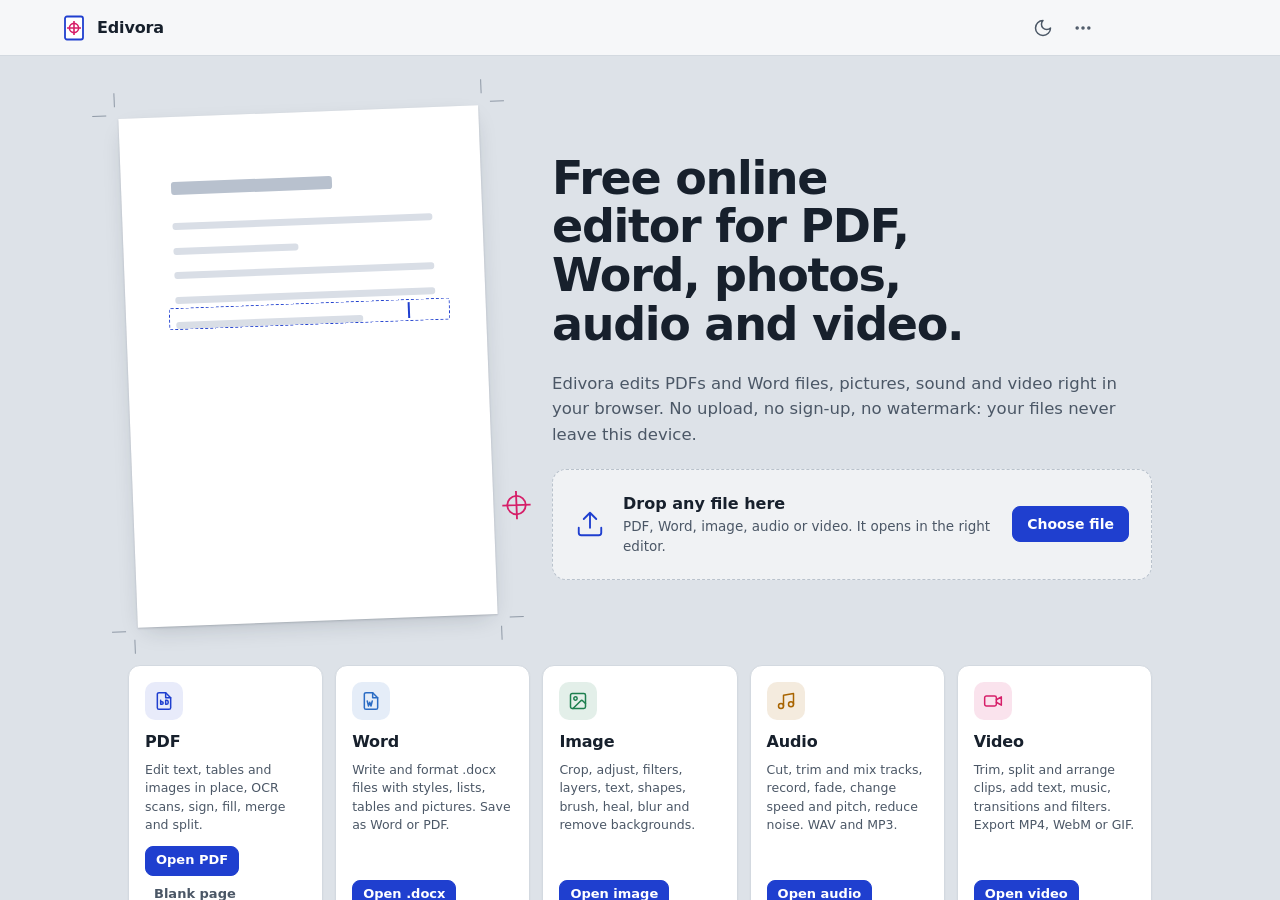
<file: index.html>
<!doctype html>
<html lang="en">
<head>
<meta charset="utf-8">
<meta name="viewport" content="width=device-width, initial-scale=1, viewport-fit=cover, interactive-widget=resizes-content">
<title>Edivora – Free Online PDF, Word, Image, Audio &amp; Video Editor (No Upload)</title>
<meta name="description" content="Edivora is a free online editor for PDF, Word, images, audio and video that runs in your browser. Edit PDF text, convert PDF to Word, OCR scans, edit photos, cut MP3s and edit videos – no upload, no sign-up, no watermark. Open source.">
<meta name="keywords" content="edit pdf online, pdf editor, pdf to word, edit word online, docx editor, ocr scanned pdf, online photo editor, remove background, audio editor, mp3 cutter, online video editor, video to gif, free, no upload, open source, Edivora">
<meta name="author" content="Edivora">
<meta name="application-name" content="Edivora">
<meta name="robots" content="index, follow, max-image-preview:large">
<link rel="canonical" href="https://YOUR-USERNAME.github.io/edivora/">
<meta name="color-scheme" content="light dark">
<meta name="theme-color" content="#f3f5f8" media="(prefers-color-scheme: light)">
<meta name="theme-color" content="#151a21" media="(prefers-color-scheme: dark)">
<!-- Search Console: paste your verification tag here, e.g. <meta name="google-site-verification" content="..."> -->
<meta property="og:type" content="website">
<meta property="og:site_name" content="Edivora">
<meta property="og:title" content="Edivora – Free Online PDF, Word, Image, Audio &amp; Video Editor">
<meta property="og:description" content="Edit PDFs, Word files, photos, audio and video right in your browser. Free, private (nothing is uploaded), no watermark, open source.">
<meta property="og:url" content="https://YOUR-USERNAME.github.io/edivora/">
<meta property="og:image" content="https://YOUR-USERNAME.github.io/edivora/assets/og-image.png">
<meta property="og:image:width" content="1200">
<meta property="og:image:height" content="630">
<meta property="og:image:alt" content="Edivora – edit PDF, Word, image, audio and video in your browser">
<meta name="twitter:card" content="summary_large_image">
<meta name="twitter:title" content="Edivora – Free Online PDF, Word, Image, Audio &amp; Video Editor">
<meta name="twitter:description" content="Edit PDFs, Word files, photos, audio and video in your browser. Free, private, no watermark, open source.">
<meta name="twitter:image" content="https://YOUR-USERNAME.github.io/edivora/assets/og-image.png">
<link rel="icon" href="assets/favicon.svg" type="image/svg+xml">
<link rel="icon" href="assets/favicon-32.png" sizes="32x32" type="image/png">
<link rel="apple-touch-icon" href="assets/apple-touch-icon.png">
<link rel="manifest" href="manifest.webmanifest">
<script type="application/ld+json">
{
  "@context": "https://schema.org",
  "@graph": [
    {
      "@type": "WebSite",
      "@id": "https://YOUR-USERNAME.github.io/edivora/#website",
      "name": "Edivora",
      "alternateName": ["Edivora editor", "Edivora online editor"],
      "url": "https://YOUR-USERNAME.github.io/edivora/",
      "description": "Free online PDF, Word, image, audio and video editor that runs in the browser."
    },
    {
      "@type": "WebApplication",
      "@id": "https://YOUR-USERNAME.github.io/edivora/#app",
      "name": "Edivora",
      "url": "https://YOUR-USERNAME.github.io/edivora/",
      "applicationCategory": "MultimediaApplication",
      "operatingSystem": "Any (runs in a web browser)",
      "browserRequirements": "Requires a modern browser such as Chrome, Edge, Firefox or Safari",
      "isAccessibleForFree": true,
      "offers": { "@type": "Offer", "price": "0", "priceCurrency": "USD" },
      "image": "https://YOUR-USERNAME.github.io/edivora/assets/og-image.png",
      "screenshot": "https://YOUR-USERNAME.github.io/edivora/assets/og-image.png",
      "featureList": [
        "Edit existing PDF text, images and tables",
        "Convert PDF to Word (DOCX) and Word to PDF",
        "Make scanned PDFs editable with OCR",
        "Sign, merge, split and number PDF pages",
        "Edit Word .docx documents",
        "Photo editor with layers, filters, crop, text and background removal",
        "Audio editor: cut, trim, mix, record, noise reduction, MP3 and WAV export",
        "Video editor: trim, split, text, music, transitions, MP4, WebM and GIF export"
      ],
      "sameAs": ["https://github.com/YOUR-USERNAME/edivora"]
    },
    {
      "@type": "SoftwareSourceCode",
      "name": "Edivora source code",
      "codeRepository": "https://github.com/YOUR-USERNAME/edivora",
      "programmingLanguage": ["JavaScript", "HTML", "CSS"],
      "targetProduct": { "@id": "https://YOUR-USERNAME.github.io/edivora/#app" }
    }
  ]
}
</script>
<script>
  // apply saved theme before first paint
  try { var t = JSON.parse(localStorage.getItem('pw.theme')); if (t === 'light' || t === 'dark') document.documentElement.setAttribute('data-theme', t); } catch (e) {}
</script>
<script type="application/ld+json">{"@context": "https://schema.org", "@type": "FAQPage", "mainEntity": [{"@type": "Question", "name": "Is Edivora free?", "acceptedAnswer": {"@type": "Answer", "text": "Yes. Every editor is free to use with no sign-up, no watermark and no limits on the number of files. The source code is open on GitHub."}}, {"@type": "Question", "name": "Are my files uploaded to a server?", "acceptedAnswer": {"@type": "Answer", "text": "No. Edivora runs entirely in your browser. PDFs, Word files, photos, audio and video are opened, edited and saved on your own device, so they stay private."}}, {"@type": "Question", "name": "Can I edit the existing text in a PDF?", "acceptedAnswer": {"@type": "Answer", "text": "Yes. Click any paragraph to change it in a matching font and size; text below moves down like in a word processor. Tables, images and form fields can be edited too, and scanned PDFs can be made editable with OCR."}}, {"@type": "Question", "name": "Can I convert PDF to Word?", "acceptedAnswer": {"@type": "Answer", "text": "Yes. Download any PDF as an editable Word (.docx) file, or open it in the Word editor first. Word documents can also be saved as PDF."}}, {"@type": "Question", "name": "Which video formats can I export?", "acceptedAnswer": {"@type": "Answer", "text": "MP4 (H.264) or WebM video, animated GIF, MP3 or WAV sound, and single frames as PNG. Fast export uses the browser's built-in encoder in Chrome and Edge."}}, {"@type": "Question", "name": "Does it work on phones?", "acceptedAnswer": {"@type": "Answer", "text": "Yes. Every editor works on phones and tablets, with touch gestures, a mobile layout and pinch to zoom."}}]}</script>
<link rel="stylesheet" href="css/app.css">
<style id="dm-css"></style>
</head>
<body data-tool="edit">
<noscript><p style="padding:24px;font:16px system-ui">Edivora is a free online PDF, Word, image, audio and video editor. It needs JavaScript to run in your browser.</p></noscript>

<svg width="0" height="0" style="position:absolute" aria-hidden="true">
  <defs>
    <symbol id="i-open" viewBox="0 0 24 24"><path d="M6 14l1.45-2.9A2 2 0 0 1 9.24 10H20a2 2 0 0 1 1.94 2.5l-1.55 6a2 2 0 0 1-1.94 1.5H4a2 2 0 0 1-2-2V5c0-1.1.9-2 2-2h3.93a2 2 0 0 1 1.66.9l.82 1.2a2 2 0 0 0 1.66.9H18a2 2 0 0 1 2 2v2"/></symbol>
    <symbol id="i-download" viewBox="0 0 24 24"><path d="M21 15v4a2 2 0 0 1-2 2H5a2 2 0 0 1-2-2v-4M7 10l5 5 5-5M12 15V3"/></symbol>
    <symbol id="i-upload" viewBox="0 0 24 24"><path d="M21 15v4a2 2 0 0 1-2 2H5a2 2 0 0 1-2-2v-4M17 8l-5-5-5 5M12 3v12"/></symbol>
    <symbol id="i-undo" viewBox="0 0 24 24"><path d="M3 7v6h6M21 17a9 9 0 0 0-9-9 9 9 0 0 0-6 2.3L3 13"/></symbol>
    <symbol id="i-redo" viewBox="0 0 24 24"><path d="M21 7v6h-6M3 17a9 9 0 0 1 9-9 9 9 0 0 1 6 2.3l3 2.7"/></symbol>
    <symbol id="i-minus" viewBox="0 0 24 24"><path d="M5 12h14"/></symbol>
    <symbol id="i-plus" viewBox="0 0 24 24"><path d="M12 5v14M5 12h14"/></symbol>
    <symbol id="i-search" viewBox="0 0 24 24"><circle cx="11" cy="11" r="7"/><path d="M21 21l-4.3-4.3"/></symbol>
    <symbol id="i-sun" viewBox="0 0 24 24"><circle cx="12" cy="12" r="4"/><path d="M12 2v2M12 20v2M4.93 4.93l1.41 1.41M17.66 17.66l1.41 1.41M2 12h2M20 12h2M6.34 17.66l-1.41 1.41M19.07 4.93l-1.41 1.41"/></symbol>
    <symbol id="i-moon" viewBox="0 0 24 24"><path d="M12 3a6 6 0 0 0 9 9 9 9 0 1 1-9-9Z"/></symbol>
    <symbol id="i-more" viewBox="0 0 24 24"><circle cx="5" cy="12" r="1.2"/><circle cx="12" cy="12" r="1.2"/><circle cx="19" cy="12" r="1.2"/></symbol>
    <symbol id="i-pages" viewBox="0 0 24 24"><rect x="8" y="2" width="12" height="16" rx="2"/><path d="M16 22H6a2 2 0 0 1-2-2V8"/></symbol>
    <symbol id="i-edit" viewBox="0 0 24 24"><path d="M4 4l7.07 17 2.51-7.39L21 11.07z"/></symbol>
    <symbol id="i-text" viewBox="0 0 24 24"><path d="M4 7V4h16v3M9 20h6M12 4v16"/></symbol>
    <symbol id="i-image" viewBox="0 0 24 24"><rect x="3" y="3" width="18" height="18" rx="2"/><circle cx="9" cy="9" r="2"/><path d="M21 15l-3.1-3.1a2 2 0 0 0-2.8 0L6 21"/></symbol>
    <symbol id="i-sign" viewBox="0 0 24 24"><path d="M3 17c3-2.6 4.7-8.6 2.7-8.6S3.5 14.6 7.8 16.4s5.6-4.3 6.9-4.3 1.1 3 3 3 3.3-1.2 3.3-1.2M3 21h18"/></symbol>
    <symbol id="i-pen" viewBox="0 0 24 24"><path d="M12 20h9M16.5 3.5a2.12 2.12 0 0 1 3 3L7 19l-4 1 1-4L16.5 3.5z"/></symbol>
    <symbol id="i-marker" viewBox="0 0 24 24"><path d="M9 11l-6 6v3h9l3-3M22 12l-4.6 4.6a2 2 0 0 1-2.8 0l-5.2-5.2a2 2 0 0 1 0-2.8L14 4"/></symbol>
    <symbol id="i-rect" viewBox="0 0 24 24"><rect x="3.5" y="5" width="17" height="14" rx="1.5"/></symbol>
    <symbol id="i-ellipse" viewBox="0 0 24 24"><ellipse cx="12" cy="12" rx="9" ry="7.5"/></symbol>
    <symbol id="i-line" viewBox="0 0 24 24"><path d="M5 19L19 5"/></symbol>
    <symbol id="i-arrow" viewBox="0 0 24 24"><path d="M5 19L19 5M9 5h10v10"/></symbol>
    <symbol id="i-check" viewBox="0 0 24 24"><path d="M20 6L9 17l-5-5"/></symbol>
    <symbol id="i-cross" viewBox="0 0 24 24"><path d="M18 6L6 18M6 6l12 12"/></symbol>
    <symbol id="i-shapes" viewBox="0 0 24 24"><path d="M8.3 10a.7.7 0 0 1-.63-1.06l3.7-6.3a.7.7 0 0 1 1.23 0l3.68 6.3A.7.7 0 0 1 15.7 10z"/><rect x="3" y="14" width="7" height="7" rx="1"/><circle cx="17.5" cy="17.5" r="3.5"/></symbol>
    <symbol id="i-highlight" viewBox="0 0 24 24"><path d="M4 20h16"/><rect x="4" y="6" width="16" height="9" rx="1.5"/><path d="M8 10.5h8"/></symbol>
    <symbol id="i-whiteout" viewBox="0 0 24 24"><path d="M7 21l-4.3-4.3c-1-1-1-2.5 0-3.4l9.6-9.6c1-1 2.5-1 3.4 0l5.6 5.6c1 1 1 2.5 0 3.4L13 21M22 21H7M5 11l9 9"/></symbol>
    <symbol id="i-redact" viewBox="0 0 24 24"><path d="M3 5h11M3 19h8"/><rect x="3" y="9" width="18" height="6" rx="1" fill="currentColor"/></symbol>
    <symbol id="i-table" viewBox="0 0 24 24"><rect x="3" y="3" width="18" height="18" rx="2"/><path d="M3 9h18M3 15h18M9 3v18M15 3v18"/></symbol>
    <symbol id="i-rotate-cw" viewBox="0 0 24 24"><path d="M21 12a9 9 0 1 1-9-9c2.52 0 4.93 1 6.74 2.74L21 8M21 3v5h-5"/></symbol>
    <symbol id="i-rotate-ccw" viewBox="0 0 24 24"><path d="M3 12a9 9 0 1 0 9-9 9.75 9.75 0 0 0-6.74 2.74L3 8M3 3v5h5"/></symbol>
    <symbol id="i-trash" viewBox="0 0 24 24"><path d="M3 6h18M19 6v14a2 2 0 0 1-2 2H7a2 2 0 0 1-2-2V6M8 6V4a2 2 0 0 1 2-2h4a2 2 0 0 1 2 2v2M10 11v6M14 11v6"/></symbol>
    <symbol id="i-copy" viewBox="0 0 24 24"><rect x="9" y="9" width="13" height="13" rx="2"/><path d="M5 15H4a2 2 0 0 1-2-2V4a2 2 0 0 1 2-2h9a2 2 0 0 1 2 2v1"/></symbol>
    <symbol id="i-file-plus" viewBox="0 0 24 24"><path d="M14 2H6a2 2 0 0 0-2 2v16a2 2 0 0 0 2 2h12a2 2 0 0 0 2-2V8zM14 2v6h6M12 18v-6M9 15h6"/></symbol>
    <symbol id="i-file" viewBox="0 0 24 24"><path d="M14 2H6a2 2 0 0 0-2 2v16a2 2 0 0 0 2 2h12a2 2 0 0 0 2-2V8zM14 2v6h6"/></symbol>
    <symbol id="i-extract" viewBox="0 0 24 24"><path d="M14 2H6a2 2 0 0 0-2 2v16a2 2 0 0 0 2 2h12a2 2 0 0 0 2-2V8zM14 2v6h6M12 11v6M9 14l3 3 3-3"/></symbol>
    <symbol id="i-scissors" viewBox="0 0 24 24"><circle cx="6" cy="6" r="3"/><circle cx="6" cy="18" r="3"/><path d="M20 4L8.12 15.88M14.47 14.48L20 20M8.12 8.12L12 12"/></symbol>
    <symbol id="i-hash" viewBox="0 0 24 24"><path d="M4 9h16M4 15h16M10 3L8 21M16 3l-2 18"/></symbol>
    <symbol id="i-drop" viewBox="0 0 24 24"><path d="M12 22a7 7 0 0 0 7-7c0-2-1-3.9-3-5.5s-3.5-4-4-6.5c-.5 2.5-2 4.9-4 6.5C6 11.1 5 13 5 15a7 7 0 0 0 7 7z"/></symbol>
    <symbol id="i-info" viewBox="0 0 24 24"><circle cx="12" cy="12" r="10"/><path d="M12 16v-4M12 8h.01"/></symbol>
    <symbol id="i-close" viewBox="0 0 24 24"><path d="M18 6L6 18M6 6l12 12"/></symbol>
    <symbol id="i-down" viewBox="0 0 24 24"><path d="M6 9l6 6 6-6"/></symbol>
    <symbol id="i-up" viewBox="0 0 24 24"><path d="M18 15l-6-6-6 6"/></symbol>
    <symbol id="i-left" viewBox="0 0 24 24"><path d="M15 18l-6-6 6-6"/></symbol>
    <symbol id="i-right" viewBox="0 0 24 24"><path d="M9 18l6-6-6-6"/></symbol>
    <symbol id="i-al-left" viewBox="0 0 24 24"><path d="M21 6H3M15 12H3M17 18H3"/></symbol>
    <symbol id="i-al-center" viewBox="0 0 24 24"><path d="M21 6H3M17 12H7M19 18H5"/></symbol>
    <symbol id="i-al-right" viewBox="0 0 24 24"><path d="M21 6H3M21 12H9M21 18H7"/></symbol>
    <symbol id="i-al-justify" viewBox="0 0 24 24"><path d="M3 6h18M3 12h18M3 18h18"/></symbol>
    <symbol id="i-bold" viewBox="0 0 24 24"><path d="M6 12h8.5a4 4 0 0 1 0 8H7a1 1 0 0 1-1-1V5a1 1 0 0 1 1-1h6.5a4 4 0 0 1 0 8" stroke-width="2.4"/></symbol>
    <symbol id="i-italic" viewBox="0 0 24 24"><path d="M19 4h-9M14 20H5M15 4L9 20"/></symbol>
    <symbol id="i-underline" viewBox="0 0 24 24"><path d="M6 4v6a6 6 0 0 0 12 0V4M4 20h16"/></symbol>
    <symbol id="i-front" viewBox="0 0 24 24"><path d="M5 3h14M18 13l-6-6-6 6M12 7v14"/></symbol>
    <symbol id="i-back" viewBox="0 0 24 24"><path d="M5 21h14M6 11l6 6 6-6M12 17V3"/></symbol>
    <symbol id="i-flip-h" viewBox="0 0 24 24"><path d="M8 3H5a2 2 0 0 0-2 2v14c0 1.1.9 2 2 2h3M16 3h3a2 2 0 0 1 2 2v14a2 2 0 0 1-2 2h-3M12 20v2M12 14v2M12 8v2M12 2v2"/></symbol>
    <symbol id="i-flip-v" viewBox="0 0 24 24"><path d="M21 8V5a2 2 0 0 0-2-2H5a2 2 0 0 0-2 2v3M21 16v3a2 2 0 0 1-2 2H5a2 2 0 0 1-2-2v-3M4 12H2M10 12H8M16 12h-2M22 12h-2"/></symbol>
    <symbol id="i-move" viewBox="0 0 24 24"><path d="M5 9l-3 3 3 3M9 5l3-3 3 3M15 19l-3 3-3-3M19 9l3 3-3 3M2 12h20M12 2v20"/></symbol>
    <symbol id="i-menu" viewBox="0 0 24 24"><path d="M4 6h16M4 12h16M4 18h16"/></symbol>
    <symbol id="i-keyboard" viewBox="0 0 24 24"><rect x="2" y="4" width="20" height="16" rx="2"/><path d="M6 8h.01M10 8h.01M14 8h.01M18 8h.01M8 12h.01M12 12h.01M16 12h.01M7 16h10"/></symbol>
    <symbol id="i-history" viewBox="0 0 24 24"><path d="M3 12a9 9 0 1 0 9-9 9.75 9.75 0 0 0-6.74 2.74L3 8M3 3v5h5M12 7v5l4 2"/></symbol>
    <symbol id="i-form" viewBox="0 0 24 24"><rect x="8" y="2" width="8" height="4" rx="1"/><path d="M16 4h2a2 2 0 0 1 2 2v14a2 2 0 0 1-2 2H6a2 2 0 0 1-2-2V6a2 2 0 0 1 2-2h2M12 11h4M12 16h4M8 11h.01M8 16h.01"/></symbol>
    <symbol id="i-sliders" viewBox="0 0 24 24"><path d="M4 21v-7M4 10V3M12 21v-9M12 8V3M20 21v-5M20 12V3M1 14h6M9 8h6M17 16h6"/></symbol>
    <symbol id="i-tag" viewBox="0 0 24 24"><path d="M12.6 2.6A2 2 0 0 0 11.2 2H4a2 2 0 0 0-2 2v7.2a2 2 0 0 0 .6 1.4l8.7 8.7a2.4 2.4 0 0 0 3.4 0l6.6-6.6a2.4 2.4 0 0 0 0-3.4z"/><circle cx="7.5" cy="7.5" r="1"/></symbol>
    <symbol id="i-fit" viewBox="0 0 24 24"><path d="M8 3H5a2 2 0 0 0-2 2v3M21 8V5a2 2 0 0 0-2-2h-3M3 16v3a2 2 0 0 0 2 2h3M16 21h3a2 2 0 0 0 2-2v-3"/></symbol>
    <symbol id="i-reg" viewBox="0 0 24 24"><circle cx="12" cy="12" r="6.5"/><path d="M12 2v20M2 12h20"/></symbol>
    <symbol id="i-list-ul" viewBox="0 0 24 24"><path d="M9 6h12M9 12h12M9 18h12"/><circle cx="4.5" cy="6" r="1.2"/><circle cx="4.5" cy="12" r="1.2"/><circle cx="4.5" cy="18" r="1.2"/></symbol>
    <symbol id="i-list-ol" viewBox="0 0 24 24"><path d="M10 6h11M10 12h11M10 18h11M4 4.5h1.5v4M3.5 8.5h3.5M3.5 14.2c.3-1 2.9-1.1 3 .3.1 1.2-3 2.3-3 4h3.3"/></symbol>
    <symbol id="i-indent" viewBox="0 0 24 24"><path d="M21 5H3M21 19H3M21 12h-9M3 9l4 3-4 3"/></symbol>
    <symbol id="i-outdent" viewBox="0 0 24 24"><path d="M21 5H3M21 19H3M21 12h-9M7 9l-4 3 4 3"/></symbol>
    <symbol id="i-spacing" viewBox="0 0 24 24"><path d="M11 6h10M11 12h10M11 18h10M5 4v16M2.5 6.5L5 4l2.5 2.5M2.5 17.5L5 20l2.5-2.5"/></symbol>
    <symbol id="i-link" viewBox="0 0 24 24"><path d="M10 13a5 5 0 0 0 7.54.54l3-3a5 5 0 0 0-7.07-7.07l-1.72 1.71M14 11a5 5 0 0 0-7.54-.54l-3 3a5 5 0 0 0 7.07 7.07l1.71-1.71"/></symbol>
    <symbol id="i-eraser" viewBox="0 0 24 24"><path d="M7 21L3 17a2 2 0 0 1 0-2.8L13.2 4a2 2 0 0 1 2.8 0l4 4a2 2 0 0 1 0 2.8L11 20M7 21h14M8.5 9.5l6 6"/></symbol>
    <symbol id="i-word" viewBox="0 0 24 24"><path d="M14 2H6a2 2 0 0 0-2 2v16a2 2 0 0 0 2 2h12a2 2 0 0 0 2-2V8z"/><path d="M14 2v6h6M7.5 12l1.5 6 1.5-4.5L12 18l1.5-6"/></symbol>
    <symbol id="i-scan" viewBox="0 0 24 24"><path d="M3 7V5a2 2 0 0 1 2-2h2M17 3h2a2 2 0 0 1 2 2v2M21 17v2a2 2 0 0 1-2 2h-2M7 21H5a2 2 0 0 1-2-2v-2M7 8h8M7 12h10M7 16h6"/></symbol>
    <symbol id="i-convert" viewBox="0 0 24 24"><path d="M17 2l4 4-4 4M3 11v-1a4 4 0 0 1 4-4h14M7 22l-4-4 4-4M21 13v1a4 4 0 0 1-4 4H3"/></symbol>
    <symbol id="i-eye" viewBox="0 0 24 24"><path d="M2 12s3.5-7 10-7 10 7 10 7-3.5 7-10 7S2 12 2 12z"/><circle cx="12" cy="12" r="3"/></symbol>
    <symbol id="i-lock" viewBox="0 0 24 24"><rect x="3" y="11" width="18" height="11" rx="2"/><path d="M7 11V7a5 5 0 0 1 10 0v4"/></symbol>
    <symbol id="i-crop" viewBox="0 0 24 24"><path d="M6 2v14a2 2 0 0 0 2 2h14"/><path d="M18 22V8a2 2 0 0 0-2-2H2"/></symbol>
    <symbol id="i-brush" viewBox="0 0 24 24"><path d="M9.06 11.9l8.07-8.06a2.85 2.85 0 1 1 4.03 4.03l-8.06 8.08"/><path d="M7.07 14.94c-1.66 0-3 1.35-3 3.02 0 1.33-2.5 1.52-2 2.02 1.08 1.1 2.49 2.02 4 2.02 2.2 0 4-1.8 4-4.04a3.01 3.01 0 0 0-3-3.02z"/></symbol>
    <symbol id="i-heal" viewBox="0 0 24 24"><rect x="2" y="8" width="20" height="8" rx="4" transform="rotate(-45 12 12)"/><path d="M10.5 10.5h.01M13.5 13.5h.01M13.5 10.5h.01M10.5 13.5h.01"/></symbol>
    <symbol id="i-blurarea" viewBox="0 0 24 24"><rect x="3" y="3" width="18" height="18" rx="2" stroke-dasharray="3 3"/><circle cx="9" cy="9" r="1.2"/><circle cx="15" cy="9" r="1.2"/><circle cx="9" cy="15" r="1.2"/><circle cx="15" cy="15" r="1.2"/><circle cx="12" cy="12" r="1.2"/></symbol>
    <symbol id="i-magic" viewBox="0 0 24 24"><path d="M15 4V2M15 16v-2M8 9h2M20 9h2M17.8 11.8L19 13M17.8 6.2L19 5M12.2 6.2L11 5M15 9h.01"/><path d="M3 21l9-9"/></symbol>
    <symbol id="i-bucket" viewBox="0 0 24 24"><path d="M19 11l-8-8-8.6 8.6a2 2 0 0 0 0 2.8l5.2 5.2c.8.8 2 .8 2.8 0L19 11z"/><path d="M5 2l5 5M2 13h15M22 20a2 2 0 1 1-4 0c0-1.6 1.7-2.4 2-4 .3 1.6 2 2.4 2 4z"/></symbol>
    <symbol id="i-picker" viewBox="0 0 24 24"><path d="M2 22l1-1h3l9-9M3 21v-3l9-9"/><path d="M15 6l3.4-3.4a2.1 2.1 0 1 1 3 3L18 9l.4.4a2.1 2.1 0 1 1-3 3l-3.8-3.8a2.1 2.1 0 1 1 3-3l.4.4z"/></symbol>
    <symbol id="i-hand" viewBox="0 0 24 24"><path d="M18 11V6a2 2 0 0 0-4 0v0M14 10V4a2 2 0 0 0-4 0v2M10 10.5V6a2 2 0 0 0-4 0v8"/><path d="M18 8a2 2 0 1 1 4 0v6a8 8 0 0 1-8 8h-2c-2.8 0-4.5-.86-5.99-2.34l-3.6-3.6a2 2 0 0 1 2.83-2.82L7 15"/></symbol>
    <symbol id="i-eye-off" viewBox="0 0 24 24"><path d="M9.9 4.24A9.1 9.1 0 0 1 12 4c7 0 10 8 10 8a13.2 13.2 0 0 1-1.67 2.68M6.61 6.61A13.5 13.5 0 0 0 2 12s3 8 10 8a9.7 9.7 0 0 0 5.39-1.61M14.12 14.12a3 3 0 1 1-4.24-4.24M2 2l20 20"/></symbol>
    <symbol id="i-play" viewBox="0 0 24 24"><path d="M7 4.5v15a1 1 0 0 0 1.5.86l12-7.5a1 1 0 0 0 0-1.72l-12-7.5A1 1 0 0 0 7 4.5z" fill="currentColor"/></symbol>
    <symbol id="i-pause" viewBox="0 0 24 24"><rect x="6" y="4" width="4" height="16" rx="1" fill="currentColor"/><rect x="14" y="4" width="4" height="16" rx="1" fill="currentColor"/></symbol>
    <symbol id="i-stop" viewBox="0 0 24 24"><rect x="5" y="5" width="14" height="14" rx="2" fill="currentColor"/></symbol>
    <symbol id="i-record" viewBox="0 0 24 24"><circle cx="12" cy="12" r="7" fill="currentColor"/></symbol>
    <symbol id="i-mic" viewBox="0 0 24 24"><rect x="9" y="2" width="6" height="12" rx="3"/><path d="M19 10v1a7 7 0 0 1-14 0v-1M12 18v4M8 22h8"/></symbol>
    <symbol id="i-split" viewBox="0 0 24 24"><path d="M12 2v20"/><path d="M8 6H4a1 1 0 0 0-1 1v10a1 1 0 0 0 1 1h4M16 6h4a1 1 0 0 1 1 1v10a1 1 0 0 1-1 1h-4"/></symbol>
    <symbol id="i-volume" viewBox="0 0 24 24"><path d="M11 5L6 9H2v6h4l5 4V5z"/><path d="M15.54 8.46a5 5 0 0 1 0 7.07M19.07 4.93a10 10 0 0 1 0 14.14"/></symbol>
    <symbol id="i-mute" viewBox="0 0 24 24"><path d="M11 5L6 9H2v6h4l5 4V5z"/><path d="M22 9l-6 6M16 9l6 6"/></symbol>
    <symbol id="i-music" viewBox="0 0 24 24"><path d="M9 18V5l12-2v13"/><circle cx="6" cy="18" r="3"/><circle cx="18" cy="16" r="3"/></symbol>
    <symbol id="i-video" viewBox="0 0 24 24"><rect x="2" y="6" width="14" height="12" rx="2"/><path d="M16 10.5l6-3.5v10l-6-3.5"/></symbol>
    <symbol id="i-film" viewBox="0 0 24 24"><rect x="2" y="2" width="20" height="20" rx="2.2"/><path d="M7 2v20M17 2v20M2 12h20M2 7h5M2 17h5M17 17h5M17 7h5"/></symbol>
    <symbol id="i-skip-back" viewBox="0 0 24 24"><path d="M19 20L9 12l10-8v16zM5 19V5"/></symbol>
    <symbol id="i-skip-fwd" viewBox="0 0 24 24"><path d="M5 4l10 8-10 8V4zM19 5v14"/></symbol>
    <symbol id="i-loop" viewBox="0 0 24 24"><path d="M17 2l4 4-4 4"/><path d="M3 11v-1a4 4 0 0 1 4-4h14M7 22l-4-4 4-4"/><path d="M21 13v1a4 4 0 0 1-4 4H3"/></symbol>
    <symbol id="i-wave" viewBox="0 0 24 24"><path d="M2 12h2M6 8v8M10 4v16M14 7v10M18 10v4M22 12h0"/></symbol>
    <symbol id="i-speed" viewBox="0 0 24 24"><path d="M12 14l4-4"/><path d="M3.34 19a10 10 0 1 1 17.32 0"/></symbol>
    <symbol id="i-fx" viewBox="0 0 24 24"><path d="M12 3l1.9 5.8L20 10l-5 3.9L16.6 20 12 16.6 7.4 20 9 13.9 4 10l6.1-1.2z"/></symbol>
    <symbol id="i-magnet" viewBox="0 0 24 24"><path d="M6 15l-4-4 6.75-6.77a7.79 7.79 0 0 1 11 11L13 22l-4-4 6.39-6.36a2.14 2.14 0 0 0-3-3L6 15M5 8l4 4M12 15l4 4"/></symbol>
    <symbol id="i-captions" viewBox="0 0 24 24"><rect x="3" y="5" width="18" height="14" rx="2"/><path d="M7 15h4M15 15h2M7 11h2M13 11h4"/></symbol>
    <symbol id="i-layers" viewBox="0 0 24 24"><path d="M12 2l10 5-10 5L2 7l10-5z"/><path d="M2 17l10 5 10-5M2 12l10 5 10-5"/></symbol>
    <symbol id="i-adjust" viewBox="0 0 24 24"><circle cx="12" cy="12" r="9"/><path d="M12 3v18" /><path d="M12 3a9 9 0 0 1 0 18z" fill="currentColor"/></symbol>
    <symbol id="i-audio-file" viewBox="0 0 24 24"><path d="M14 2H6a2 2 0 0 0-2 2v16a2 2 0 0 0 2 2h12a2 2 0 0 0 2-2V8z"/><path d="M14 2v6h6"/><circle cx="10" cy="16" r="2"/><path d="M12 16v-5l3 1"/></symbol>
    <symbol id="i-pdf" viewBox="0 0 24 24"><path d="M14 2H6a2 2 0 0 0-2 2v16a2 2 0 0 0 2 2h12a2 2 0 0 0 2-2V8z"/><path d="M14 2v6h6M8 13h1.5a1.5 1.5 0 0 1 0 3H8v-5M14 11v5h1a2 2 0 0 0 2-2v-1a2 2 0 0 0-2-2h-1"/></symbol>
    <symbol id="i-photo" viewBox="0 0 24 24"><rect x="3" y="3" width="18" height="18" rx="2"/><circle cx="9" cy="9" r="2"/><path d="M21 15l-3.1-3.1a2 2 0 0 0-2.8 0L6 21"/></symbol>
    <symbol id="i-zoom-in" viewBox="0 0 24 24"><circle cx="11" cy="11" r="7"/><path d="M21 21l-4.3-4.3M11 8v6M8 11h6"/></symbol>
    <symbol id="i-gif" viewBox="0 0 24 24"><rect x="2" y="5" width="20" height="14" rx="2"/><path d="M10 10H8a1 1 0 0 0-1 1v2a1 1 0 0 0 1 1h2v-2M13 10v4M16 14v-4h2.5M16 12h2"/></symbol>
    <symbol id="i-github" viewBox="0 0 24 24"><path d="M9 19c-4.3 1.4-4.3-2.5-6-3m12 5v-3.5c0-1 .1-1.4-.5-2 2.8-.3 5.5-1.4 5.5-6a4.6 4.6 0 0 0-1.3-3.2 4.2 4.2 0 0 0-.1-3.2s-1.1-.3-3.5 1.3a12.3 12.3 0 0 0-6.2 0C6.5 2.8 5.4 3.1 5.4 3.1a4.2 4.2 0 0 0-.1 3.2A4.6 4.6 0 0 0 4 9.5c0 4.6 2.7 5.7 5.5 6-.6.6-.6 1.2-.5 2V21"/></symbol>
  </defs>
</svg>

<div id="app" class="no-doc">
  <header id="topbar">
    <button class="icon-btn" id="btn-pages-toggle" title="Pages" aria-label="Show pages"><svg class="ic"><use href="#i-pages"/></svg></button>
    <a class="brand" href="./" aria-label="Edivora home">
      <svg class="brand-mark" viewBox="0 0 28 28" aria-hidden="true"><rect x="5" y="2.5" width="18" height="23" rx="2"/><circle cx="14" cy="14" r="4.6"/><path d="M14 7v14M7 14h14"/></svg>
      <span class="brand-name">Edivora</span>
    </a>
    <div class="doc-title">
      <input id="file-name" value="document.pdf" aria-label="File name" spellcheck="false">
      <span id="save-state" class="save-state" hidden></span>
    </div>
    <div class="top-actions">
      <button class="btn ghost hide-narrow" id="btn-open" title="Open a file (Ctrl+O)"><svg class="ic"><use href="#i-open"/></svg><span>Open</span></button>
      <span class="divider hide-narrow"></span>
      <button class="icon-btn" id="btn-undo" title="Undo (Ctrl+Z)" aria-label="Undo" disabled><svg class="ic"><use href="#i-undo"/></svg></button>
      <button class="icon-btn" id="btn-redo" title="Redo (Ctrl+Shift+Z)" aria-label="Redo" disabled><svg class="ic"><use href="#i-redo"/></svg></button>
      <button class="btn ghost compare-btn" id="btn-compare" title="Switch between the original file and your edited version" aria-pressed="false"><svg class="ic"><use href="#i-eye"/></svg><span class="hide-narrow">Original</span></button>
      <span class="divider hide-narrow"></span>
      <div class="zoom hide-narrow" role="group" aria-label="Zoom">
        <button class="icon-btn sm" id="btn-zoom-out" title="Zoom out (Ctrl -)" aria-label="Zoom out"><svg class="ic"><use href="#i-minus"/></svg></button>
        <button class="zoom-val" id="btn-zoom" title="Zoom options">100%</button>
        <button class="icon-btn sm" id="btn-zoom-in" title="Zoom in (Ctrl +)" aria-label="Zoom in"><svg class="ic"><use href="#i-plus"/></svg></button>
      </div>
      <button class="icon-btn hide-narrow" id="btn-find" title="Find and replace (Ctrl+F)" aria-label="Find and replace"><svg class="ic"><use href="#i-search"/></svg></button>
      <button class="icon-btn" id="btn-theme" title="Switch light / dark" aria-label="Switch theme"><svg class="ic"><use href="#i-moon"/></svg></button>
      <button class="icon-btn" id="btn-more" title="More" aria-label="More options" aria-haspopup="menu"><svg class="ic"><use href="#i-more"/></svg></button>
      <button class="btn primary" id="btn-download" title="Download (Ctrl+S)" aria-haspopup="menu"><svg class="ic"><use href="#i-download"/></svg><span class="hide-narrow">Download</span><svg class="ic sm-caret hide-narrow"><use href="#i-down"/></svg></button>
    </div>
  </header>

  <div id="orig-banner" hidden role="status">
    <svg class="ic"><use href="#i-eye"/></svg>
    <span><strong>Showing the original file.</strong> <span class="hide-narrow">Your edits are kept: switch back any time.</span></span>
    <button class="btn primary sm" id="btn-orig-back">Back to edited</button>
    <button class="btn ghost sm" id="btn-orig-revert">Revert to original</button>
  </div>

  <div id="main">
    <nav id="toolrail" aria-label="Tools">
      <button class="tool" data-tool-btn="edit" title="Edit and select (V)"><svg class="ic"><use href="#i-edit"/></svg><span>Edit</span></button>
      <button class="tool" data-tool-btn="text" title="Add text (T)"><svg class="ic"><use href="#i-text"/></svg><span>Text</span></button>
      <button class="tool" data-action="image" title="Insert an image (I)"><svg class="ic"><use href="#i-image"/></svg><span>Image</span></button>
      <button class="tool" data-action="sign" title="Add a signature"><svg class="ic"><use href="#i-sign"/></svg><span>Sign</span></button>
      <button class="tool has-sub" data-group="draw" data-tool-btn="pen" title="Draw (D)"><svg class="ic"><use href="#i-pen"/></svg><span>Draw</span></button>
      <button class="tool has-sub" data-group="shapes" title="Shapes and marks"><svg class="ic"><use href="#i-shapes"/></svg><span>Shapes</span></button>
      <button class="tool" data-tool-btn="highlight" title="Highlight an area (H)"><svg class="ic"><use href="#i-highlight"/></svg><span>Highlight</span></button>
      <button class="tool" data-tool-btn="whiteout" title="Whiteout: cover with a solid box (W)"><svg class="ic"><use href="#i-whiteout"/></svg><span>Whiteout</span></button>
      <button class="tool" data-tool-btn="redact" title="Redact: permanently black out content"><svg class="ic"><use href="#i-redact"/></svg><span>Redact</span></button>
      <button class="tool has-sub" data-group="table" title="Tables"><svg class="ic"><use href="#i-table"/></svg><span>Table</span></button>
    </nav>

    <aside id="pages-panel" aria-label="Pages">
      <div class="pp-head">
        <h2>Pages <span id="page-count" class="count"></span></h2>
        <button class="icon-btn sm only-narrow" id="btn-pages-close" aria-label="Close pages"><svg class="ic"><use href="#i-close"/></svg></button>
      </div>
      <div class="pp-actions" role="toolbar" aria-label="Page actions">
        <button class="icon-btn sm" data-page="add" title="Insert a blank page after the selected one"><svg class="ic"><use href="#i-file-plus"/></svg></button>
        <button class="icon-btn sm" data-page="insert" title="Insert or merge PDFs / images"><svg class="ic"><use href="#i-upload"/></svg></button>
        <button class="icon-btn sm" data-page="rotl" title="Rotate left"><svg class="ic"><use href="#i-rotate-ccw"/></svg></button>
        <button class="icon-btn sm" data-page="rotr" title="Rotate right"><svg class="ic"><use href="#i-rotate-cw"/></svg></button>
        <button class="icon-btn sm" data-page="dup" title="Duplicate"><svg class="ic"><use href="#i-copy"/></svg></button>
        <button class="icon-btn sm" data-page="extract" title="Download selected pages as a new PDF"><svg class="ic"><use href="#i-extract"/></svg></button>
        <button class="icon-btn sm danger" data-page="del" title="Delete selected pages"><svg class="ic"><use href="#i-trash"/></svg></button>
      </div>
      <p class="pp-hint" id="pp-hint">Drag pages to reorder. Shift or Ctrl-click to select several.</p>
      <div id="thumbs" role="listbox" aria-multiselectable="true" aria-label="Page thumbnails"></div>
    </aside>

    <main id="scroller" tabindex="-1">
      <div id="find-bar" hidden role="search">
        <div class="fb-row">
          <svg class="ic"><use href="#i-search"/></svg>
          <input id="find-q" placeholder="Find in document" aria-label="Find">
          <span id="find-count" class="fb-count"></span>
          <button class="icon-btn sm" id="find-prev" title="Previous (Shift+Enter)" aria-label="Previous match"><svg class="ic"><use href="#i-up"/></svg></button>
          <button class="icon-btn sm" id="find-next" title="Next (Enter)" aria-label="Next match"><svg class="ic"><use href="#i-down"/></svg></button>
          <button class="icon-btn sm" id="find-close" title="Close (Esc)" aria-label="Close find"><svg class="ic"><use href="#i-close"/></svg></button>
        </div>
        <div class="fb-row">
          <svg class="ic"><use href="#i-text"/></svg>
          <input id="find-r" placeholder="Replace with" aria-label="Replace with">
          <label class="chk"><input type="checkbox" id="find-case"> Aa</label>
          <button class="btn sm" id="find-rep">Replace</button>
          <button class="btn sm" id="find-all">Replace all</button>
        </div>
      </div>
      <div id="pages"></div>
      <div id="empty-pages" hidden>
        <p>This document has no pages.</p>
        <button class="btn" data-page="add">Add a blank page</button>
      </div>
    </main>

    <section id="doc-view" aria-label="Word document">
      <div id="doc-bar" role="toolbar" aria-label="Formatting">
        <div class="db-group">
          <select id="dm-style" class="field db-style" aria-label="Paragraph style" title="Paragraph style"></select>
          <select id="dm-font" class="field db-font" aria-label="Font" title="Font"></select>
          <input id="dm-size" class="field db-size" list="dm-sizes" inputmode="decimal" aria-label="Font size" title="Font size" value="11">
          <datalist id="dm-sizes"></datalist>
        </div>
        <div class="db-group">
          <button class="icon-btn sm" data-dm="b" title="Bold (Ctrl+B)" aria-label="Bold"><svg class="ic"><use href="#i-bold"/></svg></button>
          <button class="icon-btn sm" data-dm="i" title="Italic (Ctrl+I)" aria-label="Italic"><svg class="ic"><use href="#i-italic"/></svg></button>
          <button class="icon-btn sm" data-dm="u" title="Underline (Ctrl+U)" aria-label="Underline"><svg class="ic"><use href="#i-underline"/></svg></button>
          <button class="icon-btn sm db-txt" data-dm="s" title="Strikethrough" aria-label="Strikethrough"><s>S</s></button>
          <button class="icon-btn sm db-color" data-dm="color" title="Text colour" aria-label="Text colour"><b>A</b><i class="cbar"></i></button>
          <button class="icon-btn sm" data-dm="hl" title="Highlight" aria-label="Highlight"><svg class="ic"><use href="#i-marker"/></svg></button>
        </div>
        <div class="db-group">
          <button class="icon-btn sm" data-dm="left" title="Align left (Ctrl+L)" aria-label="Align left"><svg class="ic"><use href="#i-al-left"/></svg></button>
          <button class="icon-btn sm" data-dm="center" title="Centre (Ctrl+E)" aria-label="Centre"><svg class="ic"><use href="#i-al-center"/></svg></button>
          <button class="icon-btn sm" data-dm="right" title="Align right (Ctrl+R)" aria-label="Align right"><svg class="ic"><use href="#i-al-right"/></svg></button>
          <button class="icon-btn sm" data-dm="justify" title="Justify (Ctrl+J)" aria-label="Justify"><svg class="ic"><use href="#i-al-justify"/></svg></button>
          <button class="icon-btn sm" data-dm="spacing" title="Line and paragraph spacing" aria-label="Line spacing" aria-haspopup="menu"><svg class="ic"><use href="#i-spacing"/></svg></button>
        </div>
        <div class="db-group">
          <button class="icon-btn sm" data-dm="bullets" title="Bullets" aria-label="Bulleted list"><svg class="ic"><use href="#i-list-ul"/></svg></button>
          <button class="icon-btn sm" data-dm="numbers" title="Numbering" aria-label="Numbered list"><svg class="ic"><use href="#i-list-ol"/></svg></button>
          <button class="icon-btn sm" data-dm="outdent" title="Decrease indent (Shift+Tab)" aria-label="Decrease indent"><svg class="ic"><use href="#i-outdent"/></svg></button>
          <button class="icon-btn sm" data-dm="indent" title="Increase indent (Tab)" aria-label="Increase indent"><svg class="ic"><use href="#i-indent"/></svg></button>
        </div>
        <div class="db-group">
          <button class="icon-btn sm" data-dm="table" title="Table" aria-label="Table" aria-haspopup="menu"><svg class="ic"><use href="#i-table"/></svg></button>
          <button class="icon-btn sm" data-dm="image" title="Insert picture" aria-label="Insert picture"><svg class="ic"><use href="#i-image"/></svg></button>
          <button class="icon-btn sm" data-dm="link" title="Insert link" aria-label="Insert link"><svg class="ic"><use href="#i-link"/></svg></button>
          <button class="icon-btn sm" data-dm="clear" title="Clear formatting" aria-label="Clear formatting"><svg class="ic"><use href="#i-eraser"/></svg></button>
          <button class="icon-btn sm" data-dm="more" title="More: page break, superscript, page numbers, page setup" aria-label="More" aria-haspopup="menu"><svg class="ic"><use href="#i-more"/></svg></button>
        </div>
        <span id="dm-pagecount" class="db-count"></span>
      </div>
    </section>

    <section id="img-view" class="mview" aria-label="Image editor"></section>
    <section id="aud-view" class="mview" aria-label="Audio editor"></section>
    <section id="vid-view" class="mview" aria-label="Video editor"></section>

    <aside id="props" aria-label="Properties">
      <button class="sheet-handle only-narrow" id="props-handle" aria-label="Collapse properties"><i></i></button>
      <div id="props-body"></div>
    </aside>
  </div>

  <section id="welcome" aria-label="Start">
    <div class="wl-inner">
      <div class="wl-sheet" aria-hidden="true">
        <i class="crop tl"></i><i class="crop tr"></i><i class="crop bl"></i><i class="crop br"></i>
        <div class="wl-lines"><b></b><b></b><b class="short"></b><b></b><b></b><b class="mid"></b></div>
        <div class="wl-caret"></div>
        <svg class="wl-reg" viewBox="0 0 24 24"><circle cx="12" cy="12" r="6.5"/><path d="M12 2v20M2 12h20"/></svg>
      </div>
      <div class="wl-copy">
        <h1>Free online editor for PDF, Word, photos, audio and video.</h1>
        <p class="lede">Edivora edits PDFs and Word files, pictures, sound and video right in your browser. No upload, no sign-up, no watermark: your files never leave this device.</p>
        <div class="wl-drop" id="drop-zone" tabindex="0" role="button" aria-label="Open a file">
          <svg class="ic xl"><use href="#i-upload"/></svg>
          <div>
            <strong>Drop any file here</strong>
            <span>PDF, Word, image, audio or video. It opens in the right editor.</span>
          </div>
          <button class="btn primary" id="btn-open-2">Choose file</button>
        </div>
        <div class="wl-restore" id="restore-card" hidden>
          <svg class="ic"><use href="#i-history"/></svg>
          <div><strong id="restore-name">Unsaved work</strong><span id="restore-time"></span></div>
          <button class="btn" id="btn-restore">Continue editing</button>
          <button class="icon-btn sm" id="btn-restore-x" title="Discard" aria-label="Discard saved work"><svg class="ic"><use href="#i-close"/></svg></button>
        </div>
      </div>
      <div class="wl-tools" role="list">
        <div class="wl-card" role="listitem" data-kind="pdf">
          <span class="wl-ic"><svg class="ic"><use href="#i-pdf"/></svg></span>
          <h2>PDF</h2>
          <p>Edit text, tables and images in place, OCR scans, sign, fill, merge and split.</p>
          <div class="wl-acts">
            <button class="btn sm primary" data-open="pdf">Open PDF</button>
            <button class="btn sm ghost" id="btn-blank">Blank page</button>
            <button class="btn sm ghost" id="btn-sample">Sample</button>
          </div>
        </div>
        <div class="wl-card" role="listitem" data-kind="docx">
          <span class="wl-ic"><svg class="ic"><use href="#i-word"/></svg></span>
          <h2>Word</h2>
          <p>Write and format .docx files with styles, lists, tables and pictures. Save as Word or PDF.</p>
          <div class="wl-acts">
            <button class="btn sm primary" data-open="docx">Open .docx</button>
            <button class="btn sm ghost" id="btn-newdoc">New document</button>
          </div>
        </div>
        <div class="wl-card" role="listitem" data-kind="image">
          <span class="wl-ic"><svg class="ic"><use href="#i-photo"/></svg></span>
          <h2>Image</h2>
          <p>Crop, adjust, filters, layers, text, shapes, brush, heal, blur and remove backgrounds.</p>
          <div class="wl-acts">
            <button class="btn sm primary" data-open="image">Open image</button>
            <button class="btn sm ghost" id="btn-newimg">New canvas</button>
          </div>
        </div>
        <div class="wl-card" role="listitem" data-kind="audio">
          <span class="wl-ic"><svg class="ic"><use href="#i-music"/></svg></span>
          <h2>Audio</h2>
          <p>Cut, trim and mix tracks, record, fade, change speed and pitch, reduce noise. WAV and MP3.</p>
          <div class="wl-acts">
            <button class="btn sm primary" data-open="audio">Open audio</button>
            <button class="btn sm ghost" id="btn-record">Record</button>
            <button class="btn sm ghost" id="btn-newaud">Empty</button>
          </div>
        </div>
        <div class="wl-card" role="listitem" data-kind="video">
          <span class="wl-ic"><svg class="ic"><use href="#i-video"/></svg></span>
          <h2>Video</h2>
          <p>Trim, split and arrange clips, add text, music, transitions and filters. Export MP4, WebM or GIF.</p>
          <div class="wl-acts">
            <button class="btn sm primary" data-open="video">Open video</button>
            <button class="btn sm ghost" id="btn-newvid">New project</button>
          </div>
        </div>
      </div>
      <div class="wl-more">
        <section class="wl-feat" aria-labelledby="feat-h">
          <h2 id="feat-h">One free editor for every file</h2>
          <div class="wl-feat-grid">
            <article><h3><a href="edit-pdf/">Edit PDF online</a></h3><p>Change existing text, fix tables, move or replace images, add text boxes, sign, highlight, redact, fill forms, merge, split, rotate and number pages.</p></article>
            <article><h3><a href="pdf-to-word/">PDF to Word converter</a></h3><p>Turn any PDF into an editable Word document with its fonts, tables and pictures, or save Word files as PDF.</p></article>
            <article><h3><a href="edit-scanned-pdf/">Edit scanned PDFs (OCR)</a></h3><p>Recognise the text in scans and photos of documents, in English and Indian and European languages, and edit it in place.</p></article>
            <article><h3><a href="word-editor/">Word document editor</a></h3><p>Open and edit .docx files with styles, lists, tables, pictures, headers and page numbers, then save as Word or PDF.</p></article>
            <article><h3><a href="photo-editor/">Online photo editor</a></h3><p>Crop, resize, adjust colours, apply filters, add text and shapes, work in layers, heal spots and blur faces or number plates.</p></article>
            <article><h3><a href="remove-background/">Remove image background</a></h3><p>Cut out products and portraits from plain backgrounds in one click and download a transparent PNG.</p></article>
            <article><h3><a href="audio-editor/">Online audio editor</a></h3><p>Cut, trim, join and mix tracks, record your voice, reduce noise, change speed, tempo and pitch, and export MP3 or WAV.</p></article>
            <article><h3><a href="mp3-cutter/">MP3 cutter &amp; ringtone maker</a></h3><p>Trim the part of a song you want, add fades and save it as an MP3 ringtone or clip.</p></article>
            <article><h3><a href="video-editor/">Free video editor, no watermark</a></h3><p>Trim, split and join clips, add titles, music, transitions and filters, and export MP4 for YouTube, Reels and Shorts.</p></article>
            <article><h3><a href="video-to-gif/">Video to GIF converter</a></h3><p>Turn any part of a video into an animated GIF with the size and frame rate you choose.</p></article>
          </div>
        </section>
        <section class="wl-why" aria-labelledby="why-h">
          <h2 id="why-h">Why Edivora</h2>
          <ul>
            <li><strong>Private.</strong> Files are processed on your device and never uploaded.</li>
            <li><strong>Free, no watermark.</strong> No account, no trial, no limits.</li>
            <li><strong>Fast.</strong> Uses your browser's graphics and video engines.</li>
            <li><strong>Open source.</strong> Read or improve the code on <a href="https://github.com/YOUR-USERNAME/edivora" rel="noopener">GitHub</a>.</li>
          </ul>
        </section>
        <section class="wl-faq" aria-labelledby="faq-h">
          <h2 id="faq-h">Questions</h2>
          <details><summary>Is Edivora free?</summary><p>Yes. Every editor is free to use with no sign-up, no watermark and no limits on the number of files. The source code is open on GitHub.</p></details>
          <details><summary>Are my files uploaded to a server?</summary><p>No. Edivora runs entirely in your browser. PDFs, Word files, photos, audio and video are opened, edited and saved on your own device, so they stay private.</p></details>
          <details><summary>Can I edit the existing text in a PDF?</summary><p>Yes. Click any paragraph to change it in a matching font and size; text below moves down like in a word processor. Tables, images and form fields can be edited too, and scanned PDFs can be made editable with OCR.</p></details>
          <details><summary>Can I convert PDF to Word?</summary><p>Yes. Download any PDF as an editable Word (.docx) file, or open it in the Word editor first. Word documents can also be saved as PDF.</p></details>
          <details><summary>Which video formats can I export?</summary><p>MP4 (H.264) or WebM video, animated GIF, MP3 or WAV sound, and single frames as PNG. Fast export uses the browser's built-in encoder in Chrome and Edge.</p></details>
          <details><summary>Does it work on phones?</summary><p>Yes. Every editor works on phones and tablets, with touch gestures, a mobile layout and pinch to zoom.</p></details>
        </section>
        <footer class="wl-foot">
          <span>Edivora · free online PDF, Word, image, audio and video editor</span>
          <a href="https://github.com/YOUR-USERNAME/edivora" rel="noopener"><svg class="ic"><use href="#i-github"/></svg>Source code on GitHub</a>
        </footer>
      </div>
    </div>
  </section>

  <div id="drag-veil" hidden><div><svg class="ic xl"><use href="#i-upload"/></svg><p>Drop to open</p></div></div>
</div>

<div id="measure" aria-hidden="true"></div>
<div id="toasts" aria-live="polite"></div>
<div id="modal-root"></div>
<div id="menu-root"></div>
<div id="busy" hidden><div class="busy-card"><div class="busy-bar"><i id="busy-fill"></i></div><p id="busy-text">Working…</p></div></div>

<script src="lib/pdf.min.js"></script>
<script src="lib/pdf-lib.min.js"></script>
<script src="lib/regenerator-runtime.js"></script>
<script src="lib/fontkit.umd.min.js"></script>
<script src="js/util.js"></script>
<script src="js/fonts.js"></script>
<script src="js/model.js"></script>
<script src="js/extract.js"></script>
<script src="js/view.js"></script>
<script src="js/tools.js"></script>
<script src="js/export.js"></script>
<script src="lib/jszip.min.js"></script>
<script src="js/docx.js"></script>
<script src="js/doc.js"></script>
<script src="js/ocr.js"></script>
<script src="js/media.js"></script>
<script src="js/img.js"></script>
<script src="js/aud.js"></script>
<script src="js/vid.js"></script>
<script src="js/ui.js"></script>
<script src="js/app.js"></script>
</body>
</html>
</file>
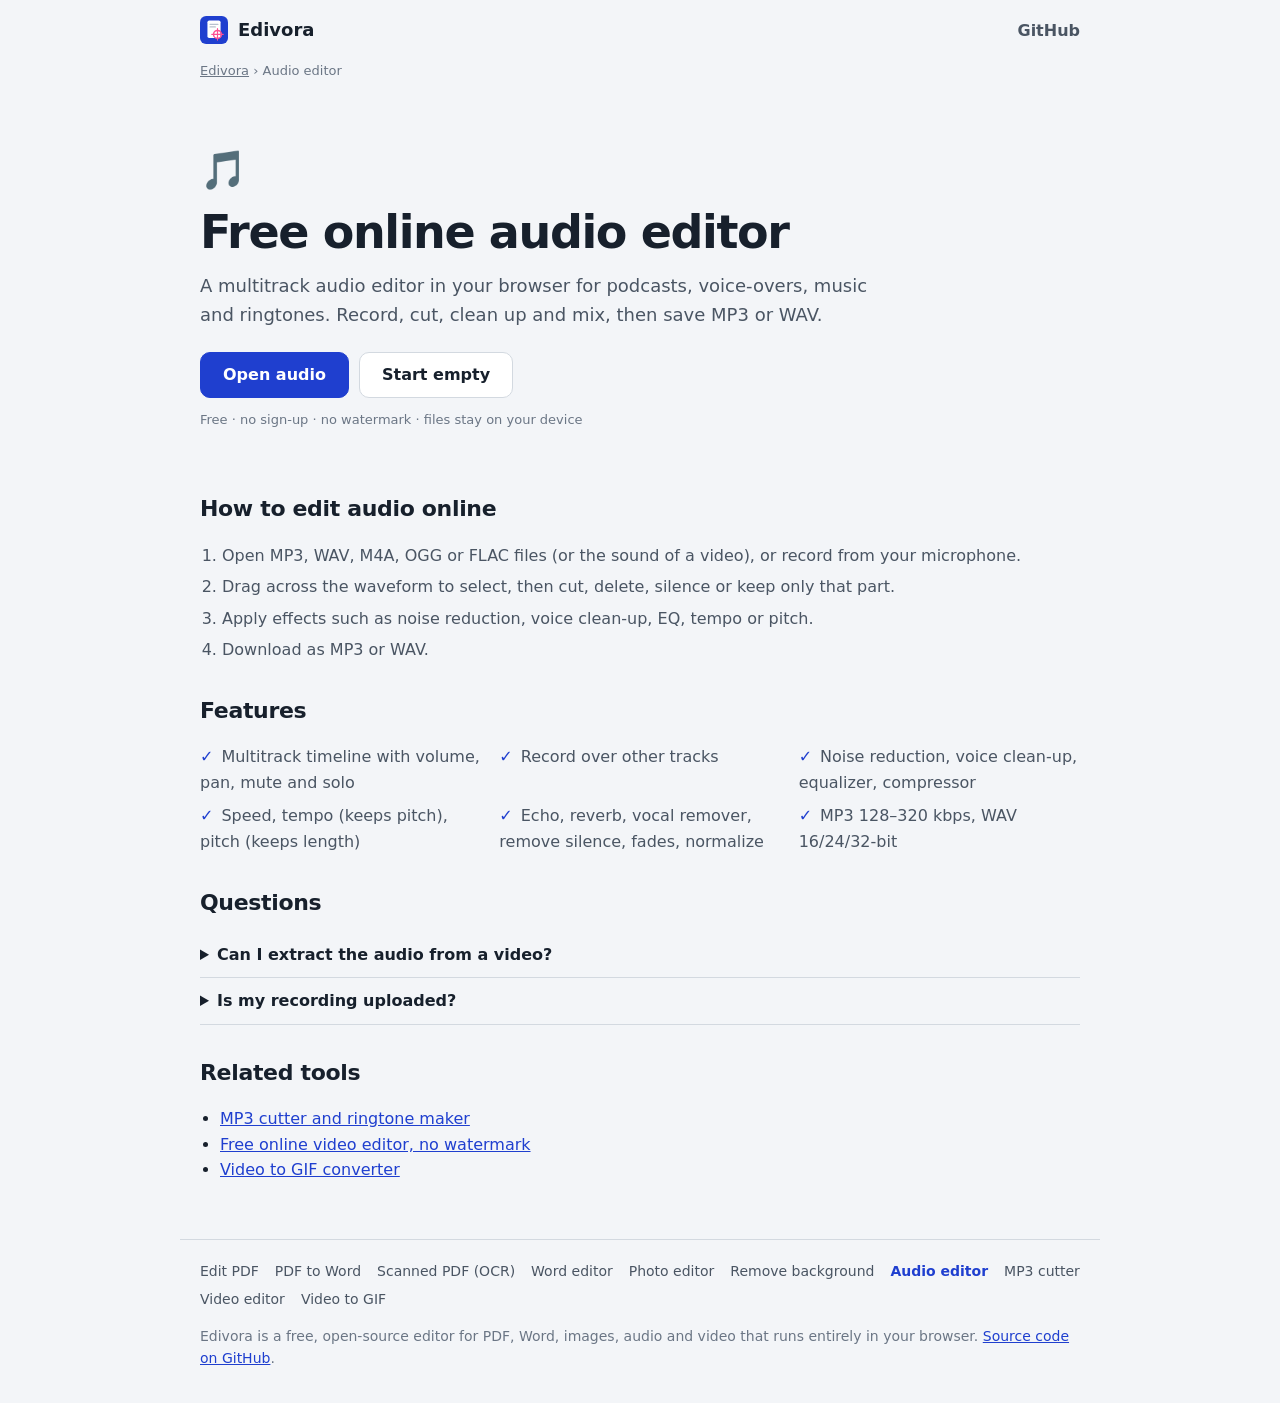
<file: audio-editor/index.html>
<!doctype html>
<html lang="en">
<head>
<meta charset="utf-8">
<meta name="viewport" content="width=device-width, initial-scale=1">
<title>Free Online Audio Editor – Cut, Trim, Mix, Record, MP3 | Edivora</title>
<meta name="description" content="Edit audio online for free: cut, trim, join and mix tracks, record your voice, remove noise, change speed, tempo and pitch, add echo or reverb, and export MP3 or WAV.">
<meta name="robots" content="index, follow, max-image-preview:large">
<link rel="canonical" href="https://YOUR-USERNAME.github.io/edivora/audio-editor/">
<meta name="color-scheme" content="light dark">
<meta property="og:type" content="website">
<meta property="og:site_name" content="Edivora">
<meta property="og:title" content="Free Online Audio Editor – Cut, Trim, Mix, Record, MP3 | Edivora">
<meta property="og:description" content="Edit audio online for free: cut, trim, join and mix tracks, record your voice, remove noise, change speed, tempo and pitch, add echo or reverb, and export MP3 or WAV.">
<meta property="og:url" content="https://YOUR-USERNAME.github.io/edivora/audio-editor/">
<meta property="og:image" content="https://YOUR-USERNAME.github.io/edivora/assets/og-image.png">
<meta name="twitter:card" content="summary_large_image">
<meta name="twitter:image" content="https://YOUR-USERNAME.github.io/edivora/assets/og-image.png">
<link rel="icon" href="../assets/favicon.svg" type="image/svg+xml">
<link rel="apple-touch-icon" href="../assets/apple-touch-icon.png">
<link rel="stylesheet" href="../css/landing.css">
<script type="application/ld+json">{"@context": "https://schema.org", "@graph": [{"@type": "WebPage", "@id": "https://YOUR-USERNAME.github.io/edivora/audio-editor/", "url": "https://YOUR-USERNAME.github.io/edivora/audio-editor/", "name": "Free Online Audio Editor – Cut, Trim, Mix, Record, MP3 | Edivora", "description": "Edit audio online for free: cut, trim, join and mix tracks, record your voice, remove noise, change speed, tempo and pitch, add echo or reverb, and export MP3 or WAV.", "isPartOf": {"@id": "https://YOUR-USERNAME.github.io/edivora/#website"}, "about": {"@id": "https://YOUR-USERNAME.github.io/edivora/#app"}}, {"@type": "BreadcrumbList", "itemListElement": [{"@type": "ListItem", "position": 1, "name": "Edivora", "item": "https://YOUR-USERNAME.github.io/edivora/"}, {"@type": "ListItem", "position": 2, "name": "Audio editor", "item": "https://YOUR-USERNAME.github.io/edivora/audio-editor/"}]}, {"@type": "HowTo", "name": "How to edit audio online", "step": [{"@type": "HowToStep", "position": 1, "text": "Open MP3, WAV, M4A, OGG or FLAC files (or the sound of a video), or record from your microphone."}, {"@type": "HowToStep", "position": 2, "text": "Drag across the waveform to select, then cut, delete, silence or keep only that part."}, {"@type": "HowToStep", "position": 3, "text": "Apply effects such as noise reduction, voice clean-up, EQ, tempo or pitch."}, {"@type": "HowToStep", "position": 4, "text": "Download as MP3 or WAV."}]}, {"@type": "FAQPage", "mainEntity": [{"@type": "Question", "name": "Can I extract the audio from a video?", "acceptedAnswer": {"@type": "Answer", "text": "Yes. Open the video file in the audio editor and download the sound as MP3 or WAV."}}, {"@type": "Question", "name": "Is my recording uploaded?", "acceptedAnswer": {"@type": "Answer", "text": "No. Recording and editing happen in your browser."}}]}]}</script>
</head>
<body>
<header class="lp-top">
  <a class="lp-brand" href="../"><img src="../assets/favicon.svg" alt="" width="28" height="28"> Edivora</a>
  <a class="lp-gh" href="https://github.com/YOUR-USERNAME/edivora" rel="noopener">GitHub</a>
</header>
<main>
  <nav class="lp-crumbs" aria-label="Breadcrumb"><a href="../">Edivora</a> › <span>Audio editor</span></nav>
  <section class="lp-hero">
    <span class="lp-emoji" aria-hidden="true">🎵</span>
    <h1>Free online audio editor</h1>
    <p class="lp-lede">A multitrack audio editor in your browser for podcasts, voice-overs, music and ringtones. Record, cut, clean up and mix, then save MP3 or WAV.</p>
    <div class="lp-ctas"><a class="lp-btn primary" href="../?tool=audio">Open audio</a><a class="lp-btn" href="../?new=audio">Start empty</a></div>
    <p class="lp-small">Free · no sign-up · no watermark · files stay on your device</p>
  </section>
  <section>
    <h2>How to edit audio online</h2>
    <ol class="lp-steps"><li>Open MP3, WAV, M4A, OGG or FLAC files (or the sound of a video), or record from your microphone.</li><li>Drag across the waveform to select, then cut, delete, silence or keep only that part.</li><li>Apply effects such as noise reduction, voice clean-up, EQ, tempo or pitch.</li><li>Download as MP3 or WAV.</li></ol>
  </section>
  <section>
    <h2>Features</h2>
    <ul class="lp-feats"><li>Multitrack timeline with volume, pan, mute and solo</li><li>Record over other tracks</li><li>Noise reduction, voice clean-up, equalizer, compressor</li><li>Speed, tempo (keeps pitch), pitch (keeps length)</li><li>Echo, reverb, vocal remover, remove silence, fades, normalize</li><li>MP3 128–320 kbps, WAV 16/24/32-bit</li></ul>
  </section>
  <section>
    <h2>Questions</h2>
    <details><summary>Can I extract the audio from a video?</summary><p>Yes. Open the video file in the audio editor and download the sound as MP3 or WAV.</p></details><details><summary>Is my recording uploaded?</summary><p>No. Recording and editing happen in your browser.</p></details>
  </section>
  <section>
    <h2>Related tools</h2>
    <ul class="lp-rel"><li><a href="../mp3-cutter/">MP3 cutter and ringtone maker</a></li><li><a href="../video-editor/">Free online video editor, no watermark</a></li><li><a href="../video-to-gif/">Video to GIF converter</a></li></ul>
  </section>
</main>
<footer class="lp-foot">
  <nav aria-label="All tools"><a href="../edit-pdf/">Edit PDF</a><a href="../pdf-to-word/">PDF to Word</a><a href="../edit-scanned-pdf/">Scanned PDF (OCR)</a><a href="../word-editor/">Word editor</a><a href="../photo-editor/">Photo editor</a><a href="../remove-background/">Remove background</a><a href="../audio-editor/" aria-current="page">Audio editor</a><a href="../mp3-cutter/">MP3 cutter</a><a href="../video-editor/">Video editor</a><a href="../video-to-gif/">Video to GIF</a></nav>
  <p>Edivora is a free, open-source editor for PDF, Word, images, audio and video that runs entirely in your browser. <a href="https://github.com/YOUR-USERNAME/edivora" rel="noopener">Source code on GitHub</a>.</p>
</footer>
</body>
</html>
</file>
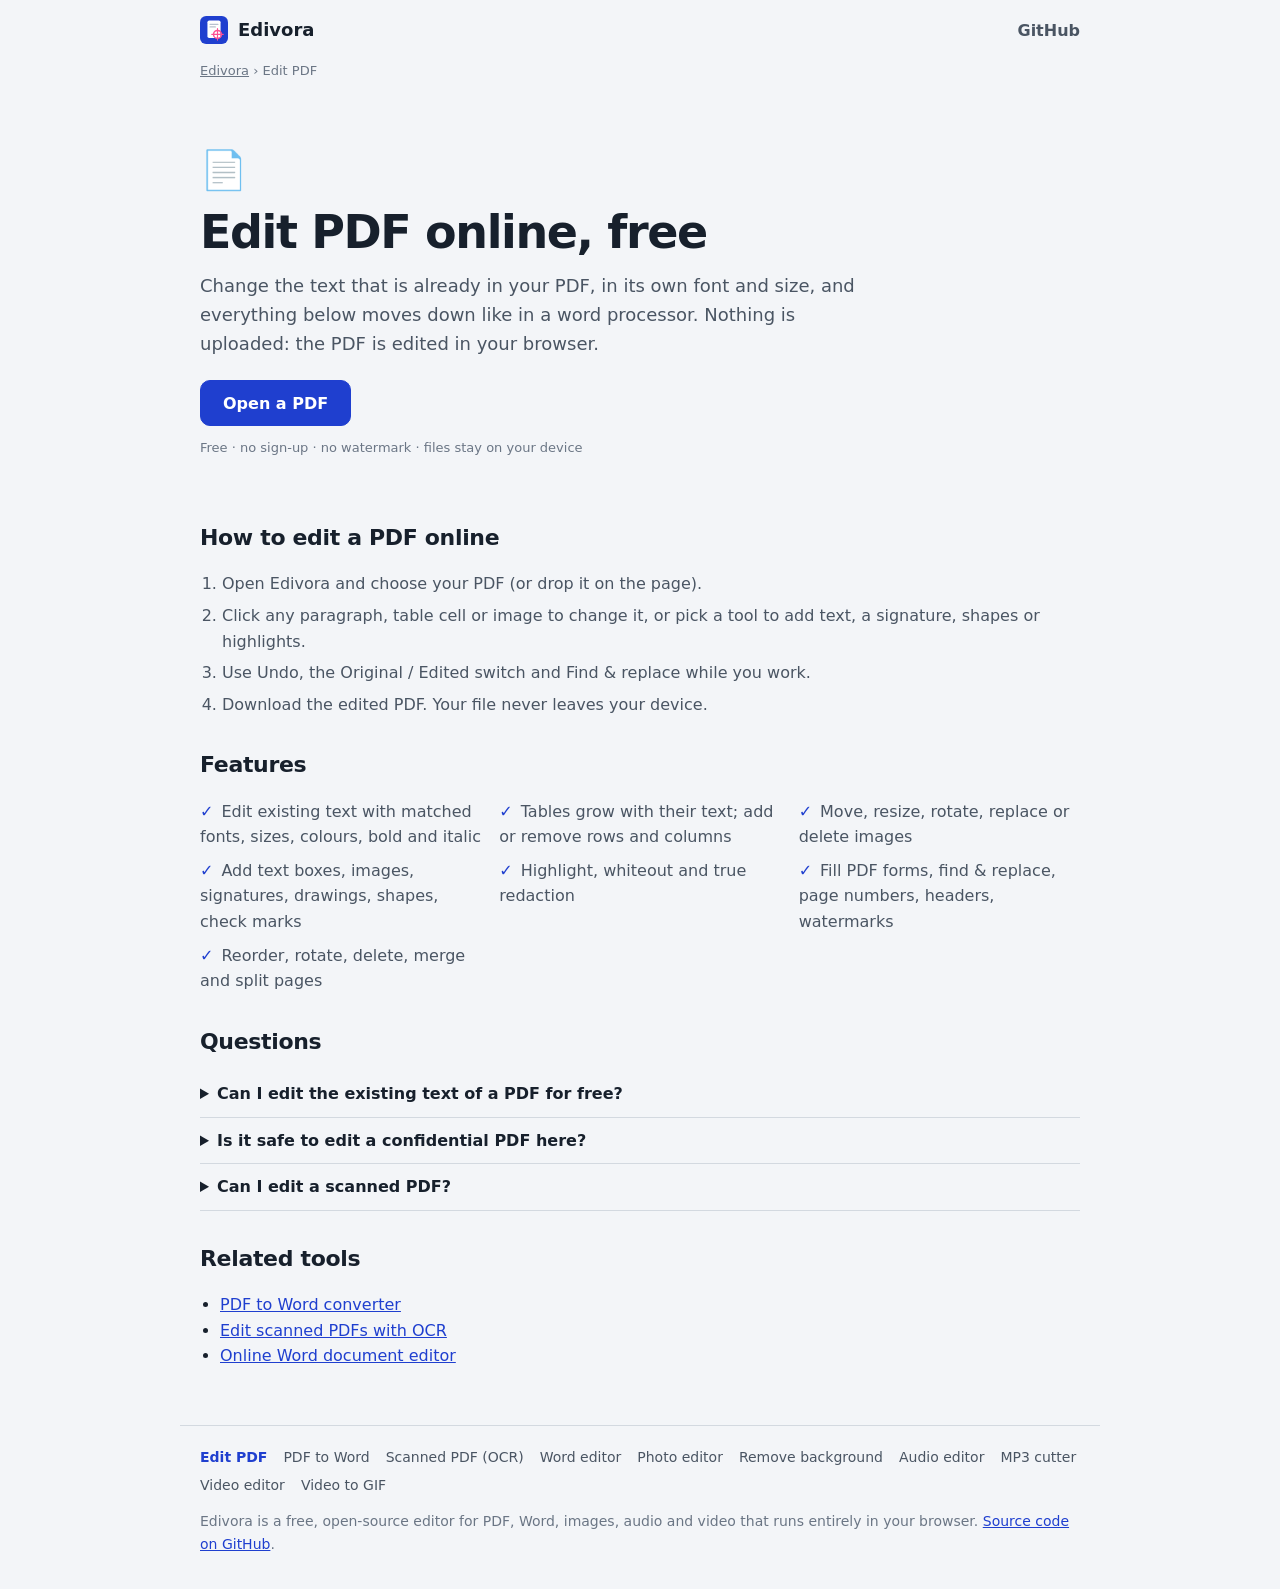
<file: edit-pdf/index.html>
<!doctype html>
<html lang="en">
<head>
<meta charset="utf-8">
<meta name="viewport" content="width=device-width, initial-scale=1">
<title>Edit PDF Online Free – Change Text, Images &amp; Tables | Edivora</title>
<meta name="description" content="Edit PDF files online for free: change existing text in the same font, fix tables, move images, add text, sign, fill forms, merge and split. No upload, no watermark.">
<meta name="robots" content="index, follow, max-image-preview:large">
<link rel="canonical" href="https://YOUR-USERNAME.github.io/edivora/edit-pdf/">
<meta name="color-scheme" content="light dark">
<meta property="og:type" content="website">
<meta property="og:site_name" content="Edivora">
<meta property="og:title" content="Edit PDF Online Free – Change Text, Images &amp; Tables | Edivora">
<meta property="og:description" content="Edit PDF files online for free: change existing text in the same font, fix tables, move images, add text, sign, fill forms, merge and split. No upload, no watermark.">
<meta property="og:url" content="https://YOUR-USERNAME.github.io/edivora/edit-pdf/">
<meta property="og:image" content="https://YOUR-USERNAME.github.io/edivora/assets/og-image.png">
<meta name="twitter:card" content="summary_large_image">
<meta name="twitter:image" content="https://YOUR-USERNAME.github.io/edivora/assets/og-image.png">
<link rel="icon" href="../assets/favicon.svg" type="image/svg+xml">
<link rel="apple-touch-icon" href="../assets/apple-touch-icon.png">
<link rel="stylesheet" href="../css/landing.css">
<script type="application/ld+json">{"@context": "https://schema.org", "@graph": [{"@type": "WebPage", "@id": "https://YOUR-USERNAME.github.io/edivora/edit-pdf/", "url": "https://YOUR-USERNAME.github.io/edivora/edit-pdf/", "name": "Edit PDF Online Free – Change Text, Images & Tables | Edivora", "description": "Edit PDF files online for free: change existing text in the same font, fix tables, move images, add text, sign, fill forms, merge and split. No upload, no watermark.", "isPartOf": {"@id": "https://YOUR-USERNAME.github.io/edivora/#website"}, "about": {"@id": "https://YOUR-USERNAME.github.io/edivora/#app"}}, {"@type": "BreadcrumbList", "itemListElement": [{"@type": "ListItem", "position": 1, "name": "Edivora", "item": "https://YOUR-USERNAME.github.io/edivora/"}, {"@type": "ListItem", "position": 2, "name": "Edit PDF", "item": "https://YOUR-USERNAME.github.io/edivora/edit-pdf/"}]}, {"@type": "HowTo", "name": "How to edit a PDF online", "step": [{"@type": "HowToStep", "position": 1, "text": "Open Edivora and choose your PDF (or drop it on the page)."}, {"@type": "HowToStep", "position": 2, "text": "Click any paragraph, table cell or image to change it, or pick a tool to add text, a signature, shapes or highlights."}, {"@type": "HowToStep", "position": 3, "text": "Use Undo, the Original / Edited switch and Find & replace while you work."}, {"@type": "HowToStep", "position": 4, "text": "Download the edited PDF. Your file never leaves your device."}]}, {"@type": "FAQPage", "mainEntity": [{"@type": "Question", "name": "Can I edit the existing text of a PDF for free?", "acceptedAnswer": {"@type": "Answer", "text": "Yes. Click a paragraph and type. Edivora matches the original font as closely as possible and reflows the content below it. There are no limits and no watermark."}}, {"@type": "Question", "name": "Is it safe to edit a confidential PDF here?", "acceptedAnswer": {"@type": "Answer", "text": "The PDF is opened and saved inside your browser and is never sent to a server. Use Redact (not Whiteout) to remove sensitive content permanently."}}, {"@type": "Question", "name": "Can I edit a scanned PDF?", "acceptedAnswer": {"@type": "Answer", "text": "Yes. Scanned pages show a “Make text editable” button that runs OCR on your device."}}]}]}</script>
</head>
<body>
<header class="lp-top">
  <a class="lp-brand" href="../"><img src="../assets/favicon.svg" alt="" width="28" height="28"> Edivora</a>
  <a class="lp-gh" href="https://github.com/YOUR-USERNAME/edivora" rel="noopener">GitHub</a>
</header>
<main>
  <nav class="lp-crumbs" aria-label="Breadcrumb"><a href="../">Edivora</a> › <span>Edit PDF</span></nav>
  <section class="lp-hero">
    <span class="lp-emoji" aria-hidden="true">📄</span>
    <h1>Edit PDF online, free</h1>
    <p class="lp-lede">Change the text that is already in your PDF, in its own font and size, and everything below moves down like in a word processor. Nothing is uploaded: the PDF is edited in your browser.</p>
    <div class="lp-ctas"><a class="lp-btn primary" href="../?tool=pdf">Open a PDF</a></div>
    <p class="lp-small">Free · no sign-up · no watermark · files stay on your device</p>
  </section>
  <section>
    <h2>How to edit a PDF online</h2>
    <ol class="lp-steps"><li>Open Edivora and choose your PDF (or drop it on the page).</li><li>Click any paragraph, table cell or image to change it, or pick a tool to add text, a signature, shapes or highlights.</li><li>Use Undo, the Original / Edited switch and Find &amp; replace while you work.</li><li>Download the edited PDF. Your file never leaves your device.</li></ol>
  </section>
  <section>
    <h2>Features</h2>
    <ul class="lp-feats"><li>Edit existing text with matched fonts, sizes, colours, bold and italic</li><li>Tables grow with their text; add or remove rows and columns</li><li>Move, resize, rotate, replace or delete images</li><li>Add text boxes, images, signatures, drawings, shapes, check marks</li><li>Highlight, whiteout and true redaction</li><li>Fill PDF forms, find &amp; replace, page numbers, headers, watermarks</li><li>Reorder, rotate, delete, merge and split pages</li></ul>
  </section>
  <section>
    <h2>Questions</h2>
    <details><summary>Can I edit the existing text of a PDF for free?</summary><p>Yes. Click a paragraph and type. Edivora matches the original font as closely as possible and reflows the content below it. There are no limits and no watermark.</p></details><details><summary>Is it safe to edit a confidential PDF here?</summary><p>The PDF is opened and saved inside your browser and is never sent to a server. Use Redact (not Whiteout) to remove sensitive content permanently.</p></details><details><summary>Can I edit a scanned PDF?</summary><p>Yes. Scanned pages show a “Make text editable” button that runs OCR on your device.</p></details>
  </section>
  <section>
    <h2>Related tools</h2>
    <ul class="lp-rel"><li><a href="../pdf-to-word/">PDF to Word converter</a></li><li><a href="../edit-scanned-pdf/">Edit scanned PDFs with OCR</a></li><li><a href="../word-editor/">Online Word document editor</a></li></ul>
  </section>
</main>
<footer class="lp-foot">
  <nav aria-label="All tools"><a href="../edit-pdf/" aria-current="page">Edit PDF</a><a href="../pdf-to-word/">PDF to Word</a><a href="../edit-scanned-pdf/">Scanned PDF (OCR)</a><a href="../word-editor/">Word editor</a><a href="../photo-editor/">Photo editor</a><a href="../remove-background/">Remove background</a><a href="../audio-editor/">Audio editor</a><a href="../mp3-cutter/">MP3 cutter</a><a href="../video-editor/">Video editor</a><a href="../video-to-gif/">Video to GIF</a></nav>
  <p>Edivora is a free, open-source editor for PDF, Word, images, audio and video that runs entirely in your browser. <a href="https://github.com/YOUR-USERNAME/edivora" rel="noopener">Source code on GitHub</a>.</p>
</footer>
</body>
</html>
</file>
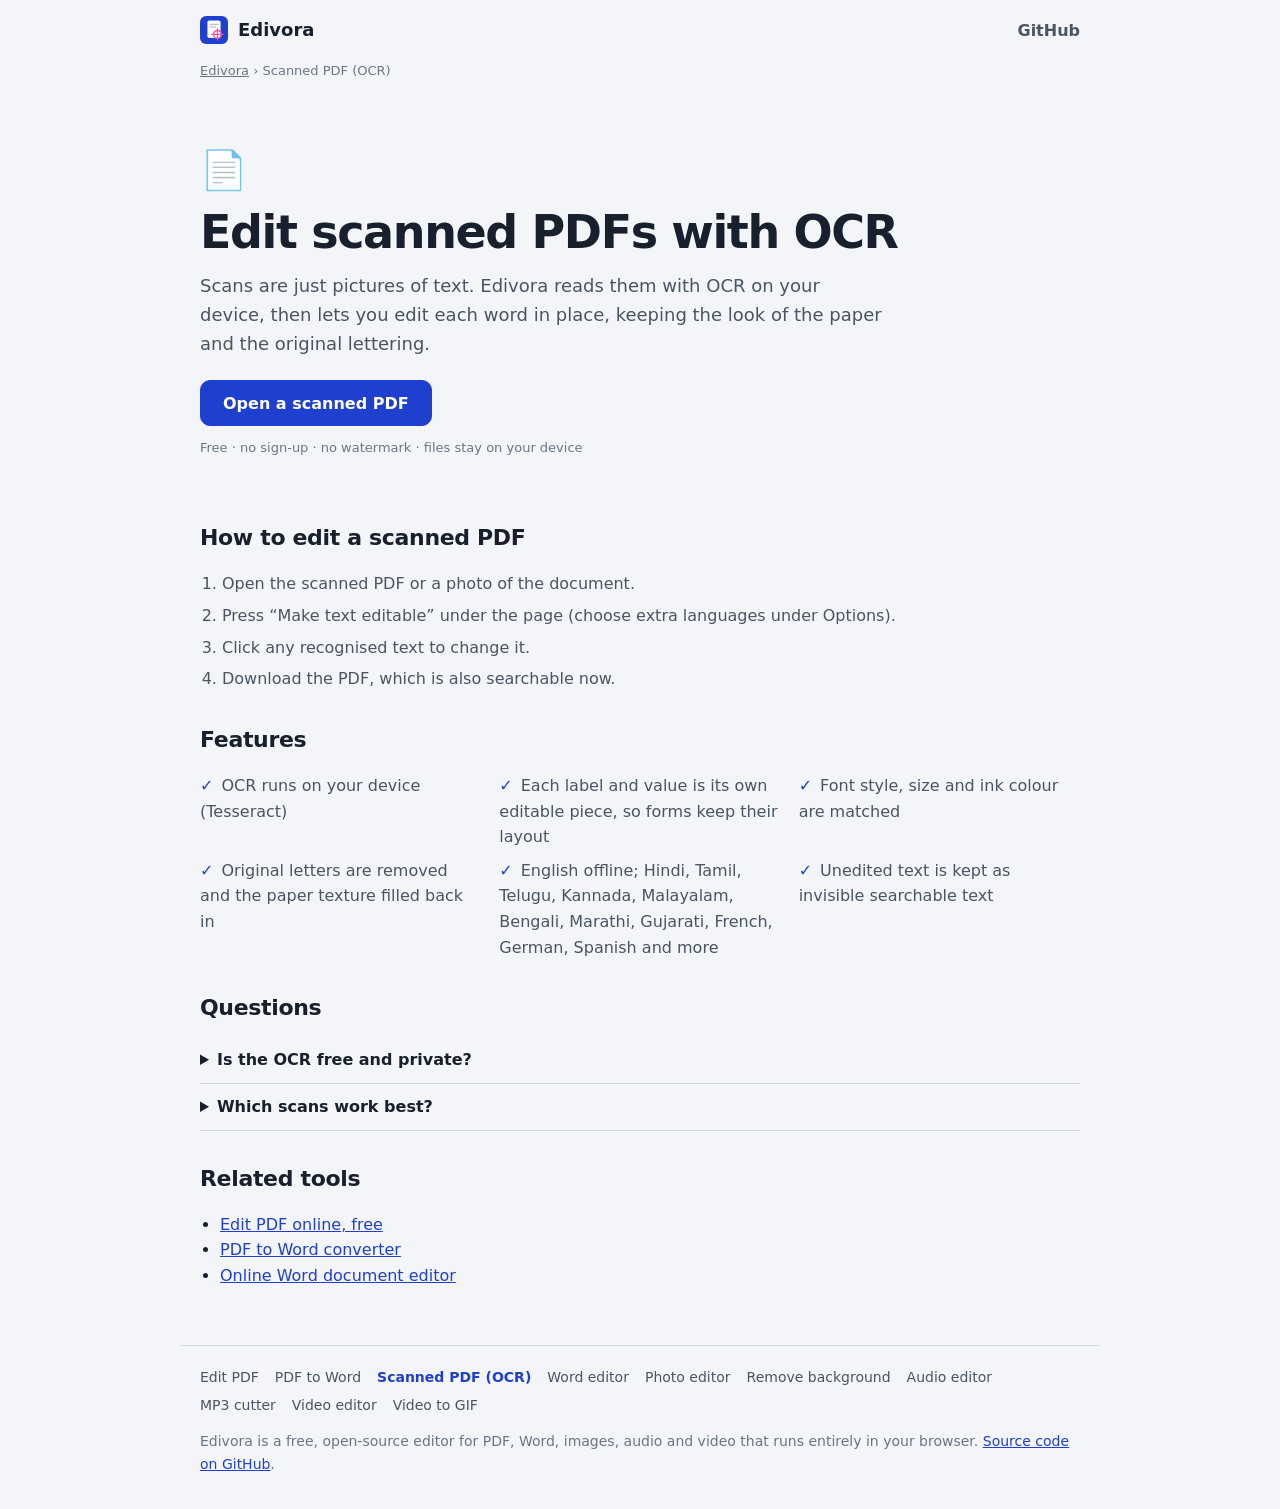
<file: edit-scanned-pdf/index.html>
<!doctype html>
<html lang="en">
<head>
<meta charset="utf-8">
<meta name="viewport" content="width=device-width, initial-scale=1">
<title>Edit Scanned PDF Online – Free OCR in Your Browser | Edivora</title>
<meta name="description" content="Make scanned PDFs and photos of documents editable with free OCR that runs in your browser. Edit certificates, forms and letters in place. English, Hindi, Tamil and more.">
<meta name="robots" content="index, follow, max-image-preview:large">
<link rel="canonical" href="https://YOUR-USERNAME.github.io/edivora/edit-scanned-pdf/">
<meta name="color-scheme" content="light dark">
<meta property="og:type" content="website">
<meta property="og:site_name" content="Edivora">
<meta property="og:title" content="Edit Scanned PDF Online – Free OCR in Your Browser | Edivora">
<meta property="og:description" content="Make scanned PDFs and photos of documents editable with free OCR that runs in your browser. Edit certificates, forms and letters in place. English, Hindi, Tamil and more.">
<meta property="og:url" content="https://YOUR-USERNAME.github.io/edivora/edit-scanned-pdf/">
<meta property="og:image" content="https://YOUR-USERNAME.github.io/edivora/assets/og-image.png">
<meta name="twitter:card" content="summary_large_image">
<meta name="twitter:image" content="https://YOUR-USERNAME.github.io/edivora/assets/og-image.png">
<link rel="icon" href="../assets/favicon.svg" type="image/svg+xml">
<link rel="apple-touch-icon" href="../assets/apple-touch-icon.png">
<link rel="stylesheet" href="../css/landing.css">
<script type="application/ld+json">{"@context": "https://schema.org", "@graph": [{"@type": "WebPage", "@id": "https://YOUR-USERNAME.github.io/edivora/edit-scanned-pdf/", "url": "https://YOUR-USERNAME.github.io/edivora/edit-scanned-pdf/", "name": "Edit Scanned PDF Online – Free OCR in Your Browser | Edivora", "description": "Make scanned PDFs and photos of documents editable with free OCR that runs in your browser. Edit certificates, forms and letters in place. English, Hindi, Tamil and more.", "isPartOf": {"@id": "https://YOUR-USERNAME.github.io/edivora/#website"}, "about": {"@id": "https://YOUR-USERNAME.github.io/edivora/#app"}}, {"@type": "BreadcrumbList", "itemListElement": [{"@type": "ListItem", "position": 1, "name": "Edivora", "item": "https://YOUR-USERNAME.github.io/edivora/"}, {"@type": "ListItem", "position": 2, "name": "Scanned PDF (OCR)", "item": "https://YOUR-USERNAME.github.io/edivora/edit-scanned-pdf/"}]}, {"@type": "HowTo", "name": "How to edit a scanned PDF", "step": [{"@type": "HowToStep", "position": 1, "text": "Open the scanned PDF or a photo of the document."}, {"@type": "HowToStep", "position": 2, "text": "Press “Make text editable” under the page (choose extra languages under Options)."}, {"@type": "HowToStep", "position": 3, "text": "Click any recognised text to change it."}, {"@type": "HowToStep", "position": 4, "text": "Download the PDF, which is also searchable now."}]}, {"@type": "FAQPage", "mainEntity": [{"@type": "Question", "name": "Is the OCR free and private?", "acceptedAnswer": {"@type": "Answer", "text": "Yes. Recognition runs in your browser; the scan is not uploaded."}}, {"@type": "Question", "name": "Which scans work best?", "acceptedAnswer": {"@type": "Answer", "text": "Straight, clear scans at 200–300 dpi. Handwriting and stamps are often misread, but you can simply retype any piece."}}]}]}</script>
</head>
<body>
<header class="lp-top">
  <a class="lp-brand" href="../"><img src="../assets/favicon.svg" alt="" width="28" height="28"> Edivora</a>
  <a class="lp-gh" href="https://github.com/YOUR-USERNAME/edivora" rel="noopener">GitHub</a>
</header>
<main>
  <nav class="lp-crumbs" aria-label="Breadcrumb"><a href="../">Edivora</a> › <span>Scanned PDF (OCR)</span></nav>
  <section class="lp-hero">
    <span class="lp-emoji" aria-hidden="true">📄</span>
    <h1>Edit scanned PDFs with OCR</h1>
    <p class="lp-lede">Scans are just pictures of text. Edivora reads them with OCR on your device, then lets you edit each word in place, keeping the look of the paper and the original lettering.</p>
    <div class="lp-ctas"><a class="lp-btn primary" href="../?tool=pdf">Open a scanned PDF</a></div>
    <p class="lp-small">Free · no sign-up · no watermark · files stay on your device</p>
  </section>
  <section>
    <h2>How to edit a scanned PDF</h2>
    <ol class="lp-steps"><li>Open the scanned PDF or a photo of the document.</li><li>Press “Make text editable” under the page (choose extra languages under Options).</li><li>Click any recognised text to change it.</li><li>Download the PDF, which is also searchable now.</li></ol>
  </section>
  <section>
    <h2>Features</h2>
    <ul class="lp-feats"><li>OCR runs on your device (Tesseract)</li><li>Each label and value is its own editable piece, so forms keep their layout</li><li>Font style, size and ink colour are matched</li><li>Original letters are removed and the paper texture filled back in</li><li>English offline; Hindi, Tamil, Telugu, Kannada, Malayalam, Bengali, Marathi, Gujarati, French, German, Spanish and more</li><li>Unedited text is kept as invisible searchable text</li></ul>
  </section>
  <section>
    <h2>Questions</h2>
    <details><summary>Is the OCR free and private?</summary><p>Yes. Recognition runs in your browser; the scan is not uploaded.</p></details><details><summary>Which scans work best?</summary><p>Straight, clear scans at 200–300 dpi. Handwriting and stamps are often misread, but you can simply retype any piece.</p></details>
  </section>
  <section>
    <h2>Related tools</h2>
    <ul class="lp-rel"><li><a href="../edit-pdf/">Edit PDF online, free</a></li><li><a href="../pdf-to-word/">PDF to Word converter</a></li><li><a href="../word-editor/">Online Word document editor</a></li></ul>
  </section>
</main>
<footer class="lp-foot">
  <nav aria-label="All tools"><a href="../edit-pdf/">Edit PDF</a><a href="../pdf-to-word/">PDF to Word</a><a href="../edit-scanned-pdf/" aria-current="page">Scanned PDF (OCR)</a><a href="../word-editor/">Word editor</a><a href="../photo-editor/">Photo editor</a><a href="../remove-background/">Remove background</a><a href="../audio-editor/">Audio editor</a><a href="../mp3-cutter/">MP3 cutter</a><a href="../video-editor/">Video editor</a><a href="../video-to-gif/">Video to GIF</a></nav>
  <p>Edivora is a free, open-source editor for PDF, Word, images, audio and video that runs entirely in your browser. <a href="https://github.com/YOUR-USERNAME/edivora" rel="noopener">Source code on GitHub</a>.</p>
</footer>
</body>
</html>
</file>
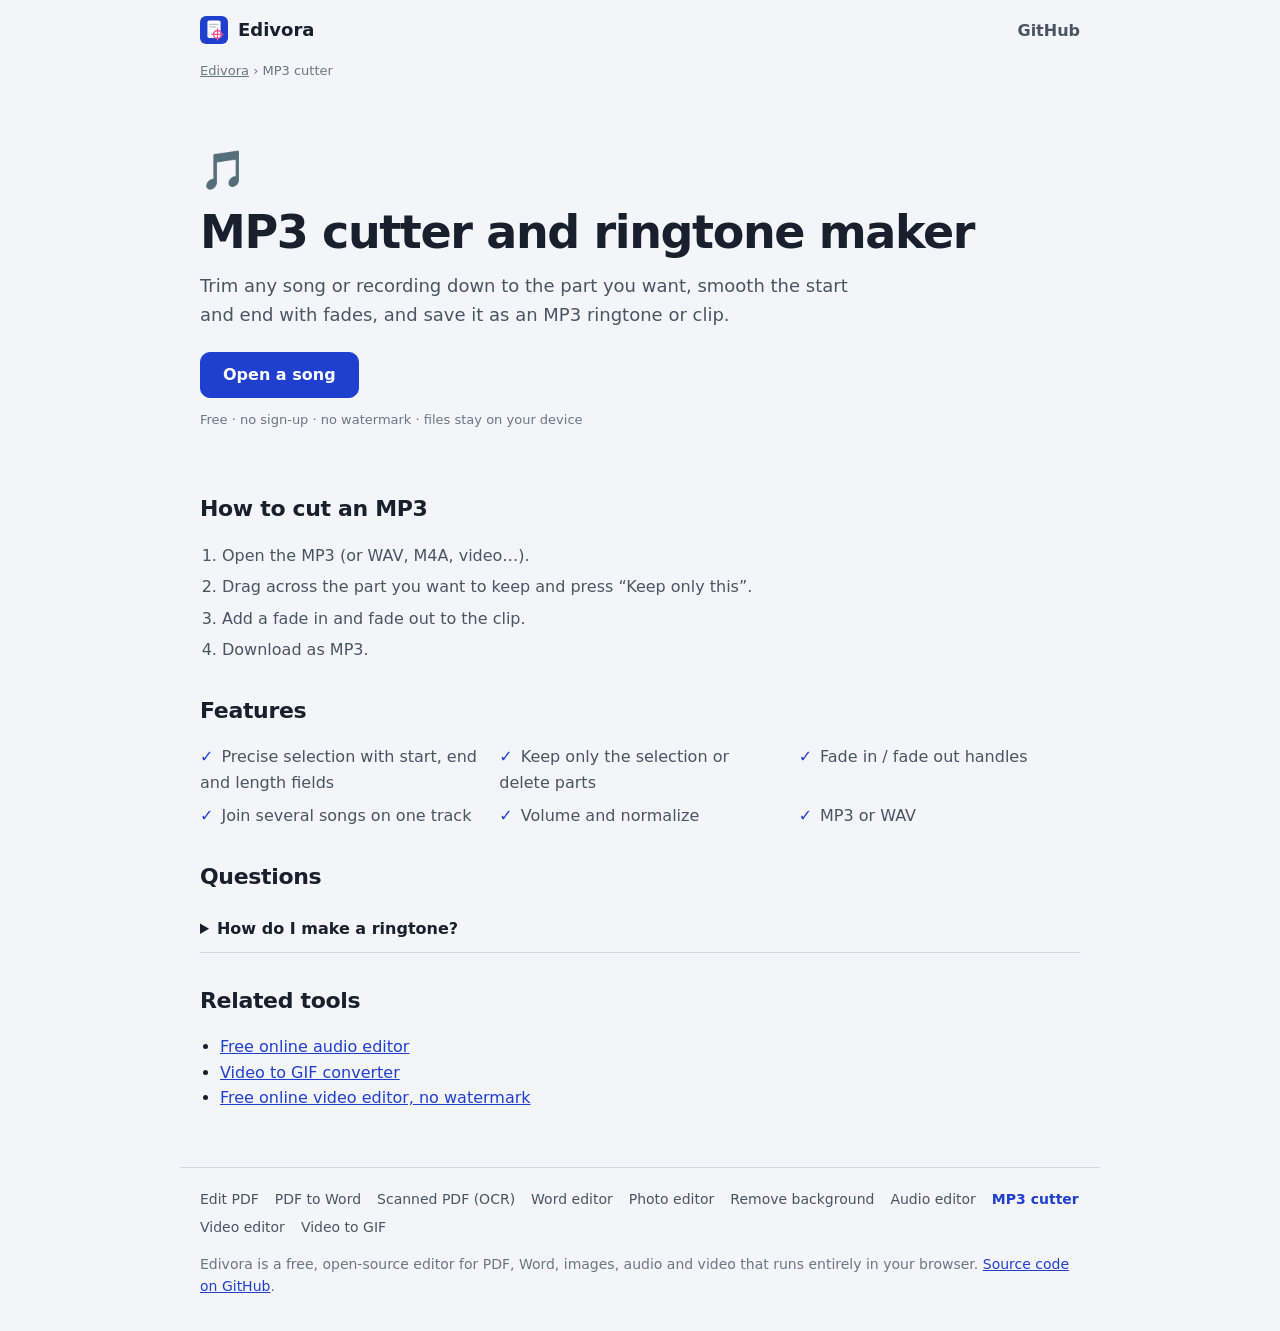
<file: mp3-cutter/index.html>
<!doctype html>
<html lang="en">
<head>
<meta charset="utf-8">
<meta name="viewport" content="width=device-width, initial-scale=1">
<title>MP3 Cutter &amp; Ringtone Maker Online – Free | Edivora</title>
<meta name="description" content="Cut MP3 songs online for free: trim the part you want, add fade in and fade out, join clips and save a ringtone as MP3. Works in your browser, no upload.">
<meta name="robots" content="index, follow, max-image-preview:large">
<link rel="canonical" href="https://YOUR-USERNAME.github.io/edivora/mp3-cutter/">
<meta name="color-scheme" content="light dark">
<meta property="og:type" content="website">
<meta property="og:site_name" content="Edivora">
<meta property="og:title" content="MP3 Cutter &amp; Ringtone Maker Online – Free | Edivora">
<meta property="og:description" content="Cut MP3 songs online for free: trim the part you want, add fade in and fade out, join clips and save a ringtone as MP3. Works in your browser, no upload.">
<meta property="og:url" content="https://YOUR-USERNAME.github.io/edivora/mp3-cutter/">
<meta property="og:image" content="https://YOUR-USERNAME.github.io/edivora/assets/og-image.png">
<meta name="twitter:card" content="summary_large_image">
<meta name="twitter:image" content="https://YOUR-USERNAME.github.io/edivora/assets/og-image.png">
<link rel="icon" href="../assets/favicon.svg" type="image/svg+xml">
<link rel="apple-touch-icon" href="../assets/apple-touch-icon.png">
<link rel="stylesheet" href="../css/landing.css">
<script type="application/ld+json">{"@context": "https://schema.org", "@graph": [{"@type": "WebPage", "@id": "https://YOUR-USERNAME.github.io/edivora/mp3-cutter/", "url": "https://YOUR-USERNAME.github.io/edivora/mp3-cutter/", "name": "MP3 Cutter & Ringtone Maker Online – Free | Edivora", "description": "Cut MP3 songs online for free: trim the part you want, add fade in and fade out, join clips and save a ringtone as MP3. Works in your browser, no upload.", "isPartOf": {"@id": "https://YOUR-USERNAME.github.io/edivora/#website"}, "about": {"@id": "https://YOUR-USERNAME.github.io/edivora/#app"}}, {"@type": "BreadcrumbList", "itemListElement": [{"@type": "ListItem", "position": 1, "name": "Edivora", "item": "https://YOUR-USERNAME.github.io/edivora/"}, {"@type": "ListItem", "position": 2, "name": "MP3 cutter", "item": "https://YOUR-USERNAME.github.io/edivora/mp3-cutter/"}]}, {"@type": "HowTo", "name": "How to cut an MP3", "step": [{"@type": "HowToStep", "position": 1, "text": "Open the MP3 (or WAV, M4A, video…)."}, {"@type": "HowToStep", "position": 2, "text": "Drag across the part you want to keep and press “Keep only this”."}, {"@type": "HowToStep", "position": 3, "text": "Add a fade in and fade out to the clip."}, {"@type": "HowToStep", "position": 4, "text": "Download as MP3."}]}, {"@type": "FAQPage", "mainEntity": [{"@type": "Question", "name": "How do I make a ringtone?", "acceptedAnswer": {"@type": "Answer", "text": "Select about 30 seconds, press Keep only this, add short fades and download as MP3."}}]}]}</script>
</head>
<body>
<header class="lp-top">
  <a class="lp-brand" href="../"><img src="../assets/favicon.svg" alt="" width="28" height="28"> Edivora</a>
  <a class="lp-gh" href="https://github.com/YOUR-USERNAME/edivora" rel="noopener">GitHub</a>
</header>
<main>
  <nav class="lp-crumbs" aria-label="Breadcrumb"><a href="../">Edivora</a> › <span>MP3 cutter</span></nav>
  <section class="lp-hero">
    <span class="lp-emoji" aria-hidden="true">🎵</span>
    <h1>MP3 cutter and ringtone maker</h1>
    <p class="lp-lede">Trim any song or recording down to the part you want, smooth the start and end with fades, and save it as an MP3 ringtone or clip.</p>
    <div class="lp-ctas"><a class="lp-btn primary" href="../?tool=audio">Open a song</a></div>
    <p class="lp-small">Free · no sign-up · no watermark · files stay on your device</p>
  </section>
  <section>
    <h2>How to cut an MP3</h2>
    <ol class="lp-steps"><li>Open the MP3 (or WAV, M4A, video…).</li><li>Drag across the part you want to keep and press “Keep only this”.</li><li>Add a fade in and fade out to the clip.</li><li>Download as MP3.</li></ol>
  </section>
  <section>
    <h2>Features</h2>
    <ul class="lp-feats"><li>Precise selection with start, end and length fields</li><li>Keep only the selection or delete parts</li><li>Fade in / fade out handles</li><li>Join several songs on one track</li><li>Volume and normalize</li><li>MP3 or WAV</li></ul>
  </section>
  <section>
    <h2>Questions</h2>
    <details><summary>How do I make a ringtone?</summary><p>Select about 30 seconds, press Keep only this, add short fades and download as MP3.</p></details>
  </section>
  <section>
    <h2>Related tools</h2>
    <ul class="lp-rel"><li><a href="../audio-editor/">Free online audio editor</a></li><li><a href="../video-to-gif/">Video to GIF converter</a></li><li><a href="../video-editor/">Free online video editor, no watermark</a></li></ul>
  </section>
</main>
<footer class="lp-foot">
  <nav aria-label="All tools"><a href="../edit-pdf/">Edit PDF</a><a href="../pdf-to-word/">PDF to Word</a><a href="../edit-scanned-pdf/">Scanned PDF (OCR)</a><a href="../word-editor/">Word editor</a><a href="../photo-editor/">Photo editor</a><a href="../remove-background/">Remove background</a><a href="../audio-editor/">Audio editor</a><a href="../mp3-cutter/" aria-current="page">MP3 cutter</a><a href="../video-editor/">Video editor</a><a href="../video-to-gif/">Video to GIF</a></nav>
  <p>Edivora is a free, open-source editor for PDF, Word, images, audio and video that runs entirely in your browser. <a href="https://github.com/YOUR-USERNAME/edivora" rel="noopener">Source code on GitHub</a>.</p>
</footer>
</body>
</html>
</file>
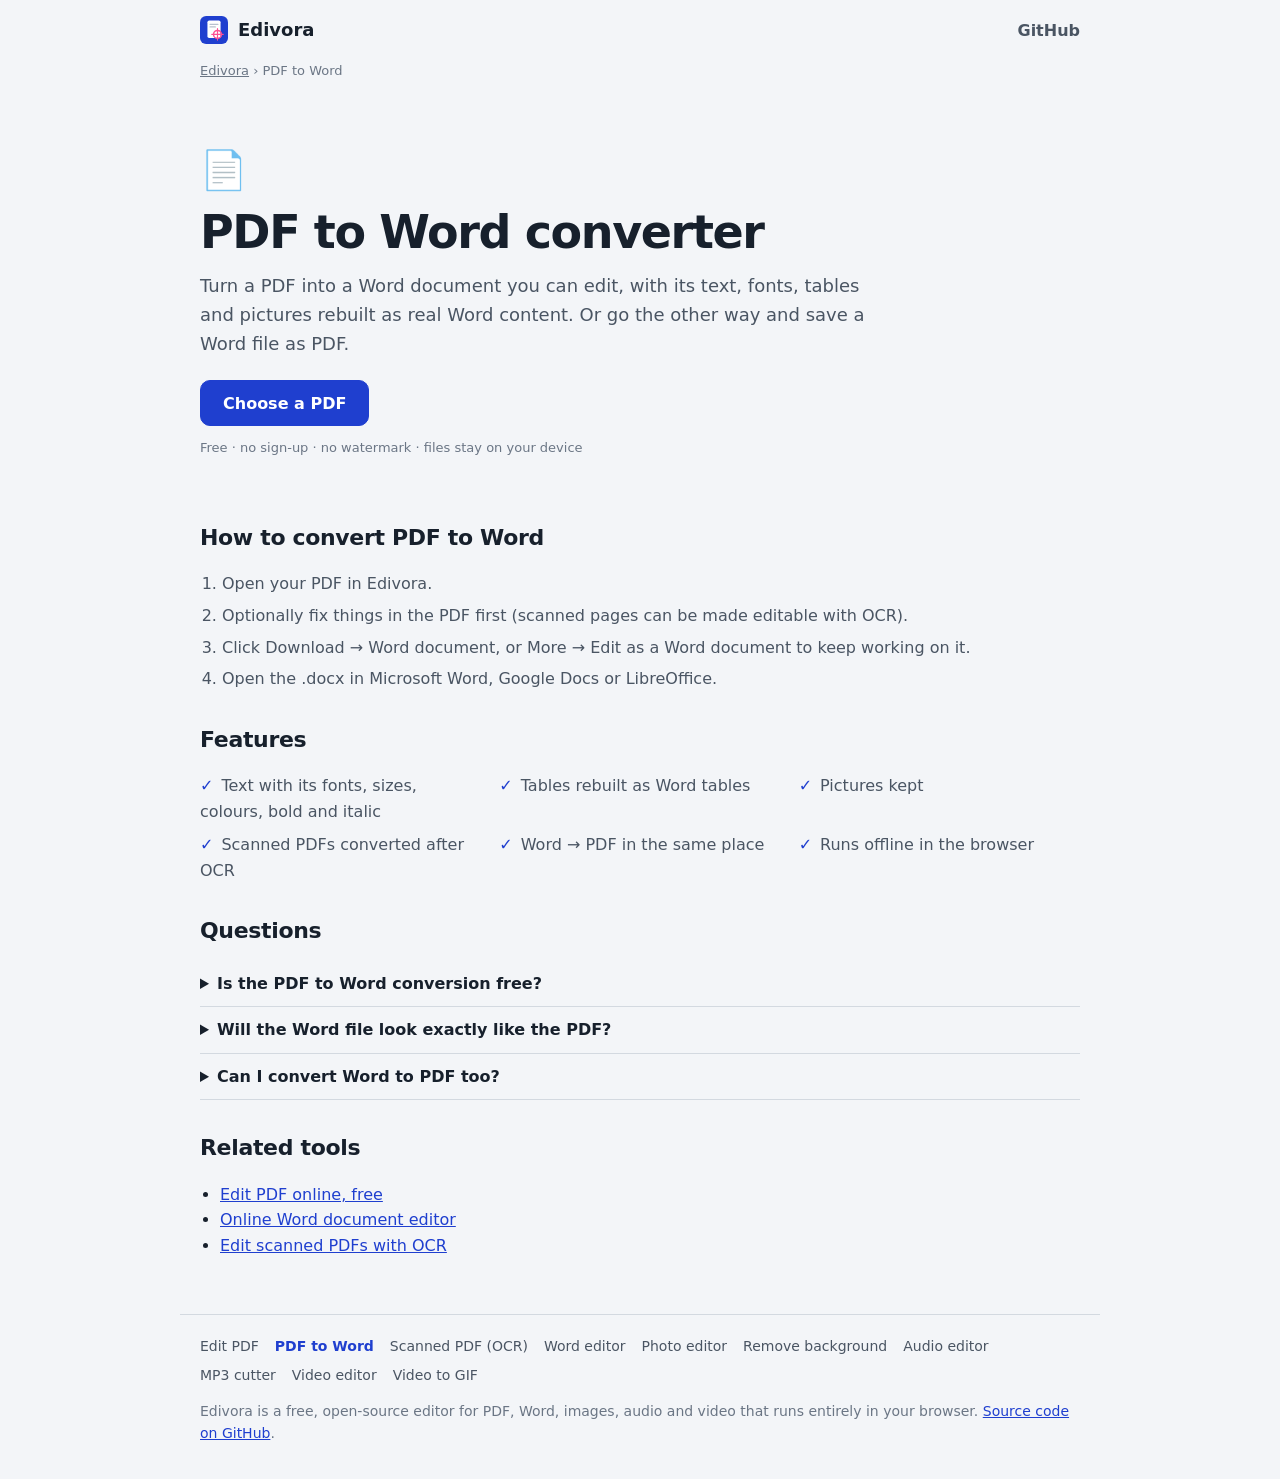
<file: pdf-to-word/index.html>
<!doctype html>
<html lang="en">
<head>
<meta charset="utf-8">
<meta name="viewport" content="width=device-width, initial-scale=1">
<title>PDF to Word Converter – Free, Editable DOCX, No Upload | Edivora</title>
<meta name="description" content="Convert PDF to an editable Word document (.docx) for free in your browser. Keeps fonts, sizes, colours, tables and pictures. No upload, no email, no watermark.">
<meta name="robots" content="index, follow, max-image-preview:large">
<link rel="canonical" href="https://YOUR-USERNAME.github.io/edivora/pdf-to-word/">
<meta name="color-scheme" content="light dark">
<meta property="og:type" content="website">
<meta property="og:site_name" content="Edivora">
<meta property="og:title" content="PDF to Word Converter – Free, Editable DOCX, No Upload | Edivora">
<meta property="og:description" content="Convert PDF to an editable Word document (.docx) for free in your browser. Keeps fonts, sizes, colours, tables and pictures. No upload, no email, no watermark.">
<meta property="og:url" content="https://YOUR-USERNAME.github.io/edivora/pdf-to-word/">
<meta property="og:image" content="https://YOUR-USERNAME.github.io/edivora/assets/og-image.png">
<meta name="twitter:card" content="summary_large_image">
<meta name="twitter:image" content="https://YOUR-USERNAME.github.io/edivora/assets/og-image.png">
<link rel="icon" href="../assets/favicon.svg" type="image/svg+xml">
<link rel="apple-touch-icon" href="../assets/apple-touch-icon.png">
<link rel="stylesheet" href="../css/landing.css">
<script type="application/ld+json">{"@context": "https://schema.org", "@graph": [{"@type": "WebPage", "@id": "https://YOUR-USERNAME.github.io/edivora/pdf-to-word/", "url": "https://YOUR-USERNAME.github.io/edivora/pdf-to-word/", "name": "PDF to Word Converter – Free, Editable DOCX, No Upload | Edivora", "description": "Convert PDF to an editable Word document (.docx) for free in your browser. Keeps fonts, sizes, colours, tables and pictures. No upload, no email, no watermark.", "isPartOf": {"@id": "https://YOUR-USERNAME.github.io/edivora/#website"}, "about": {"@id": "https://YOUR-USERNAME.github.io/edivora/#app"}}, {"@type": "BreadcrumbList", "itemListElement": [{"@type": "ListItem", "position": 1, "name": "Edivora", "item": "https://YOUR-USERNAME.github.io/edivora/"}, {"@type": "ListItem", "position": 2, "name": "PDF to Word", "item": "https://YOUR-USERNAME.github.io/edivora/pdf-to-word/"}]}, {"@type": "HowTo", "name": "How to convert PDF to Word", "step": [{"@type": "HowToStep", "position": 1, "text": "Open your PDF in Edivora."}, {"@type": "HowToStep", "position": 2, "text": "Optionally fix things in the PDF first (scanned pages can be made editable with OCR)."}, {"@type": "HowToStep", "position": 3, "text": "Click Download → Word document, or More → Edit as a Word document to keep working on it."}, {"@type": "HowToStep", "position": 4, "text": "Open the .docx in Microsoft Word, Google Docs or LibreOffice."}]}, {"@type": "FAQPage", "mainEntity": [{"@type": "Question", "name": "Is the PDF to Word conversion free?", "acceptedAnswer": {"@type": "Answer", "text": "Yes, with no page limit, sign-up or watermark."}}, {"@type": "Question", "name": "Will the Word file look exactly like the PDF?", "acceptedAnswer": {"@type": "Answer", "text": "Text, tables and pictures are rebuilt so they can be edited. Complex layouts with several columns or text over pictures come out as a single column."}}, {"@type": "Question", "name": "Can I convert Word to PDF too?", "acceptedAnswer": {"@type": "Answer", "text": "Yes. Open a .docx file and choose Download → PDF."}}]}]}</script>
</head>
<body>
<header class="lp-top">
  <a class="lp-brand" href="../"><img src="../assets/favicon.svg" alt="" width="28" height="28"> Edivora</a>
  <a class="lp-gh" href="https://github.com/YOUR-USERNAME/edivora" rel="noopener">GitHub</a>
</header>
<main>
  <nav class="lp-crumbs" aria-label="Breadcrumb"><a href="../">Edivora</a> › <span>PDF to Word</span></nav>
  <section class="lp-hero">
    <span class="lp-emoji" aria-hidden="true">📄</span>
    <h1>PDF to Word converter</h1>
    <p class="lp-lede">Turn a PDF into a Word document you can edit, with its text, fonts, tables and pictures rebuilt as real Word content. Or go the other way and save a Word file as PDF.</p>
    <div class="lp-ctas"><a class="lp-btn primary" href="../?tool=pdf">Choose a PDF</a></div>
    <p class="lp-small">Free · no sign-up · no watermark · files stay on your device</p>
  </section>
  <section>
    <h2>How to convert PDF to Word</h2>
    <ol class="lp-steps"><li>Open your PDF in Edivora.</li><li>Optionally fix things in the PDF first (scanned pages can be made editable with OCR).</li><li>Click Download → Word document, or More → Edit as a Word document to keep working on it.</li><li>Open the .docx in Microsoft Word, Google Docs or LibreOffice.</li></ol>
  </section>
  <section>
    <h2>Features</h2>
    <ul class="lp-feats"><li>Text with its fonts, sizes, colours, bold and italic</li><li>Tables rebuilt as Word tables</li><li>Pictures kept</li><li>Scanned PDFs converted after OCR</li><li>Word → PDF in the same place</li><li>Runs offline in the browser</li></ul>
  </section>
  <section>
    <h2>Questions</h2>
    <details><summary>Is the PDF to Word conversion free?</summary><p>Yes, with no page limit, sign-up or watermark.</p></details><details><summary>Will the Word file look exactly like the PDF?</summary><p>Text, tables and pictures are rebuilt so they can be edited. Complex layouts with several columns or text over pictures come out as a single column.</p></details><details><summary>Can I convert Word to PDF too?</summary><p>Yes. Open a .docx file and choose Download → PDF.</p></details>
  </section>
  <section>
    <h2>Related tools</h2>
    <ul class="lp-rel"><li><a href="../edit-pdf/">Edit PDF online, free</a></li><li><a href="../word-editor/">Online Word document editor</a></li><li><a href="../edit-scanned-pdf/">Edit scanned PDFs with OCR</a></li></ul>
  </section>
</main>
<footer class="lp-foot">
  <nav aria-label="All tools"><a href="../edit-pdf/">Edit PDF</a><a href="../pdf-to-word/" aria-current="page">PDF to Word</a><a href="../edit-scanned-pdf/">Scanned PDF (OCR)</a><a href="../word-editor/">Word editor</a><a href="../photo-editor/">Photo editor</a><a href="../remove-background/">Remove background</a><a href="../audio-editor/">Audio editor</a><a href="../mp3-cutter/">MP3 cutter</a><a href="../video-editor/">Video editor</a><a href="../video-to-gif/">Video to GIF</a></nav>
  <p>Edivora is a free, open-source editor for PDF, Word, images, audio and video that runs entirely in your browser. <a href="https://github.com/YOUR-USERNAME/edivora" rel="noopener">Source code on GitHub</a>.</p>
</footer>
</body>
</html>
</file>
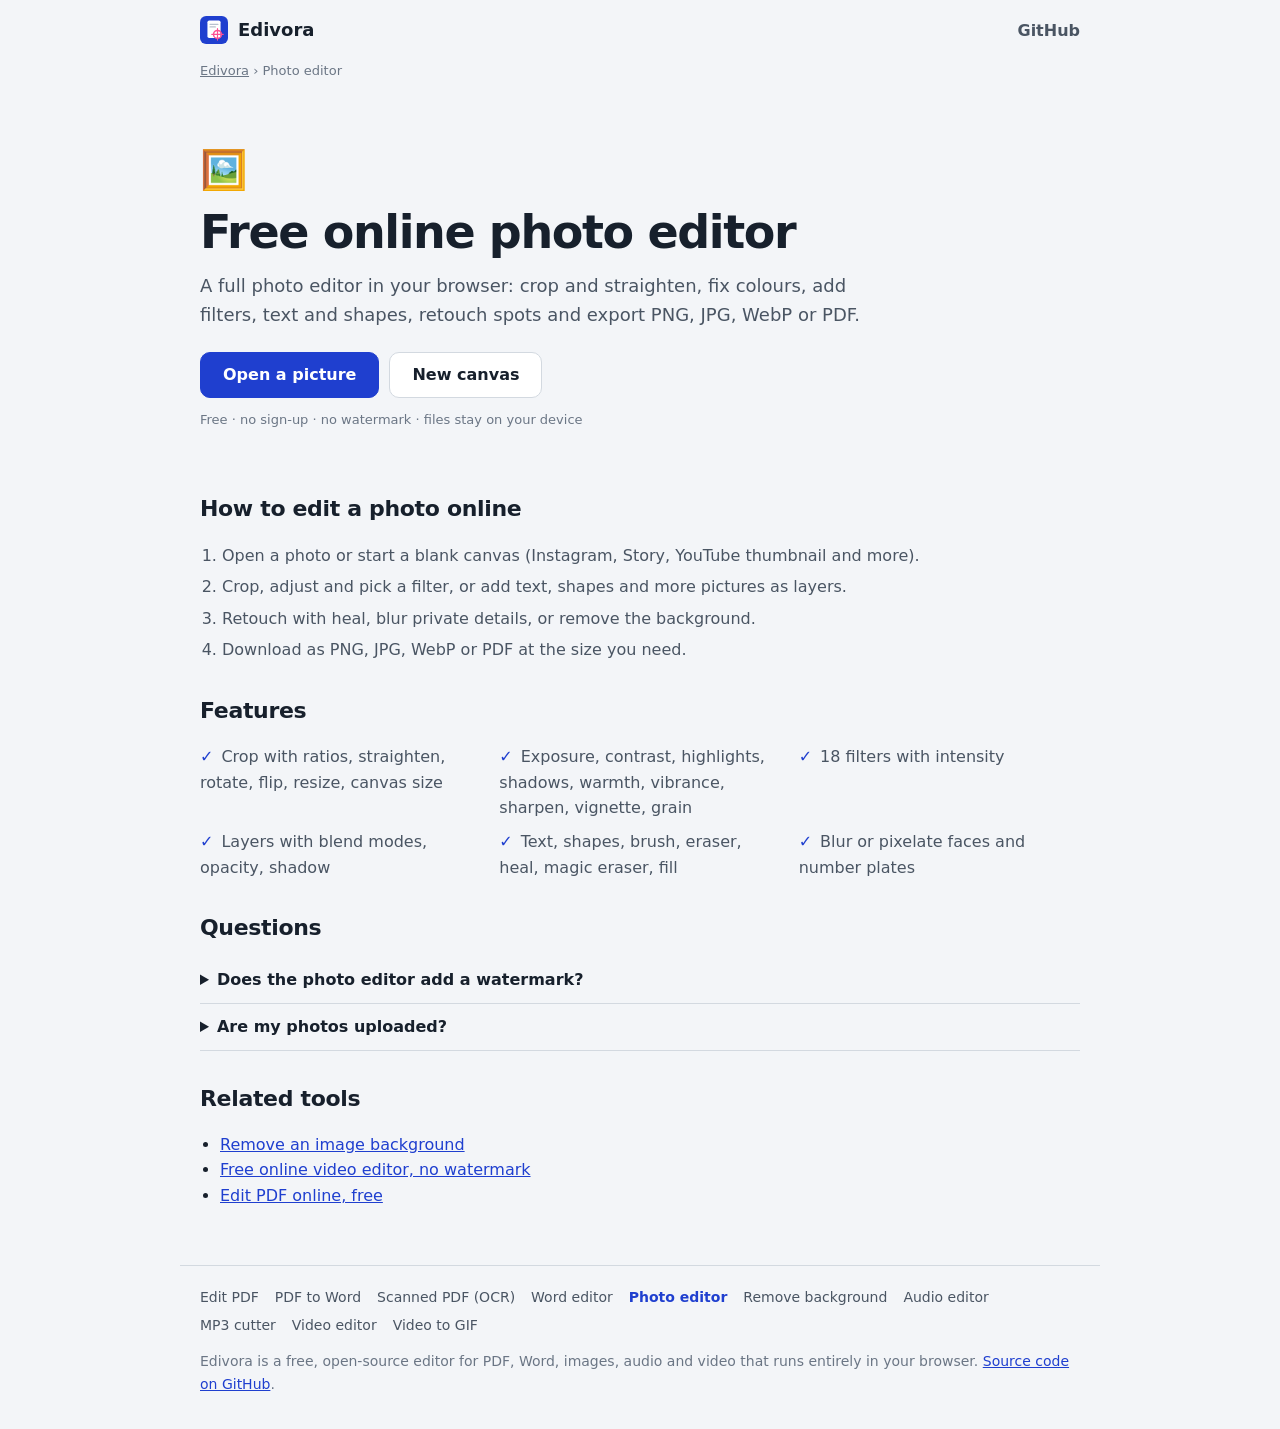
<file: photo-editor/index.html>
<!doctype html>
<html lang="en">
<head>
<meta charset="utf-8">
<meta name="viewport" content="width=device-width, initial-scale=1">
<title>Free Online Photo Editor – Crop, Filters, Layers, Text | Edivora</title>
<meta name="description" content="Edit photos online for free: crop, resize, rotate, adjust colours, 18 filters, layers, text, shapes, brush, heal, blur faces and remove backgrounds. No upload, no watermark.">
<meta name="robots" content="index, follow, max-image-preview:large">
<link rel="canonical" href="https://YOUR-USERNAME.github.io/edivora/photo-editor/">
<meta name="color-scheme" content="light dark">
<meta property="og:type" content="website">
<meta property="og:site_name" content="Edivora">
<meta property="og:title" content="Free Online Photo Editor – Crop, Filters, Layers, Text | Edivora">
<meta property="og:description" content="Edit photos online for free: crop, resize, rotate, adjust colours, 18 filters, layers, text, shapes, brush, heal, blur faces and remove backgrounds. No upload, no watermark.">
<meta property="og:url" content="https://YOUR-USERNAME.github.io/edivora/photo-editor/">
<meta property="og:image" content="https://YOUR-USERNAME.github.io/edivora/assets/og-image.png">
<meta name="twitter:card" content="summary_large_image">
<meta name="twitter:image" content="https://YOUR-USERNAME.github.io/edivora/assets/og-image.png">
<link rel="icon" href="../assets/favicon.svg" type="image/svg+xml">
<link rel="apple-touch-icon" href="../assets/apple-touch-icon.png">
<link rel="stylesheet" href="../css/landing.css">
<script type="application/ld+json">{"@context": "https://schema.org", "@graph": [{"@type": "WebPage", "@id": "https://YOUR-USERNAME.github.io/edivora/photo-editor/", "url": "https://YOUR-USERNAME.github.io/edivora/photo-editor/", "name": "Free Online Photo Editor – Crop, Filters, Layers, Text | Edivora", "description": "Edit photos online for free: crop, resize, rotate, adjust colours, 18 filters, layers, text, shapes, brush, heal, blur faces and remove backgrounds. No upload, no watermark.", "isPartOf": {"@id": "https://YOUR-USERNAME.github.io/edivora/#website"}, "about": {"@id": "https://YOUR-USERNAME.github.io/edivora/#app"}}, {"@type": "BreadcrumbList", "itemListElement": [{"@type": "ListItem", "position": 1, "name": "Edivora", "item": "https://YOUR-USERNAME.github.io/edivora/"}, {"@type": "ListItem", "position": 2, "name": "Photo editor", "item": "https://YOUR-USERNAME.github.io/edivora/photo-editor/"}]}, {"@type": "HowTo", "name": "How to edit a photo online", "step": [{"@type": "HowToStep", "position": 1, "text": "Open a photo or start a blank canvas (Instagram, Story, YouTube thumbnail and more)."}, {"@type": "HowToStep", "position": 2, "text": "Crop, adjust and pick a filter, or add text, shapes and more pictures as layers."}, {"@type": "HowToStep", "position": 3, "text": "Retouch with heal, blur private details, or remove the background."}, {"@type": "HowToStep", "position": 4, "text": "Download as PNG, JPG, WebP or PDF at the size you need."}]}, {"@type": "FAQPage", "mainEntity": [{"@type": "Question", "name": "Does the photo editor add a watermark?", "acceptedAnswer": {"@type": "Answer", "text": "No, never."}}, {"@type": "Question", "name": "Are my photos uploaded?", "acceptedAnswer": {"@type": "Answer", "text": "No. Photos are edited in your browser and saved straight to your device."}}]}]}</script>
</head>
<body>
<header class="lp-top">
  <a class="lp-brand" href="../"><img src="../assets/favicon.svg" alt="" width="28" height="28"> Edivora</a>
  <a class="lp-gh" href="https://github.com/YOUR-USERNAME/edivora" rel="noopener">GitHub</a>
</header>
<main>
  <nav class="lp-crumbs" aria-label="Breadcrumb"><a href="../">Edivora</a> › <span>Photo editor</span></nav>
  <section class="lp-hero">
    <span class="lp-emoji" aria-hidden="true">🖼️</span>
    <h1>Free online photo editor</h1>
    <p class="lp-lede">A full photo editor in your browser: crop and straighten, fix colours, add filters, text and shapes, retouch spots and export PNG, JPG, WebP or PDF.</p>
    <div class="lp-ctas"><a class="lp-btn primary" href="../?tool=image">Open a picture</a><a class="lp-btn" href="../?new=image">New canvas</a></div>
    <p class="lp-small">Free · no sign-up · no watermark · files stay on your device</p>
  </section>
  <section>
    <h2>How to edit a photo online</h2>
    <ol class="lp-steps"><li>Open a photo or start a blank canvas (Instagram, Story, YouTube thumbnail and more).</li><li>Crop, adjust and pick a filter, or add text, shapes and more pictures as layers.</li><li>Retouch with heal, blur private details, or remove the background.</li><li>Download as PNG, JPG, WebP or PDF at the size you need.</li></ol>
  </section>
  <section>
    <h2>Features</h2>
    <ul class="lp-feats"><li>Crop with ratios, straighten, rotate, flip, resize, canvas size</li><li>Exposure, contrast, highlights, shadows, warmth, vibrance, sharpen, vignette, grain</li><li>18 filters with intensity</li><li>Layers with blend modes, opacity, shadow</li><li>Text, shapes, brush, eraser, heal, magic eraser, fill</li><li>Blur or pixelate faces and number plates</li></ul>
  </section>
  <section>
    <h2>Questions</h2>
    <details><summary>Does the photo editor add a watermark?</summary><p>No, never.</p></details><details><summary>Are my photos uploaded?</summary><p>No. Photos are edited in your browser and saved straight to your device.</p></details>
  </section>
  <section>
    <h2>Related tools</h2>
    <ul class="lp-rel"><li><a href="../remove-background/">Remove an image background</a></li><li><a href="../video-editor/">Free online video editor, no watermark</a></li><li><a href="../edit-pdf/">Edit PDF online, free</a></li></ul>
  </section>
</main>
<footer class="lp-foot">
  <nav aria-label="All tools"><a href="../edit-pdf/">Edit PDF</a><a href="../pdf-to-word/">PDF to Word</a><a href="../edit-scanned-pdf/">Scanned PDF (OCR)</a><a href="../word-editor/">Word editor</a><a href="../photo-editor/" aria-current="page">Photo editor</a><a href="../remove-background/">Remove background</a><a href="../audio-editor/">Audio editor</a><a href="../mp3-cutter/">MP3 cutter</a><a href="../video-editor/">Video editor</a><a href="../video-to-gif/">Video to GIF</a></nav>
  <p>Edivora is a free, open-source editor for PDF, Word, images, audio and video that runs entirely in your browser. <a href="https://github.com/YOUR-USERNAME/edivora" rel="noopener">Source code on GitHub</a>.</p>
</footer>
</body>
</html>
</file>
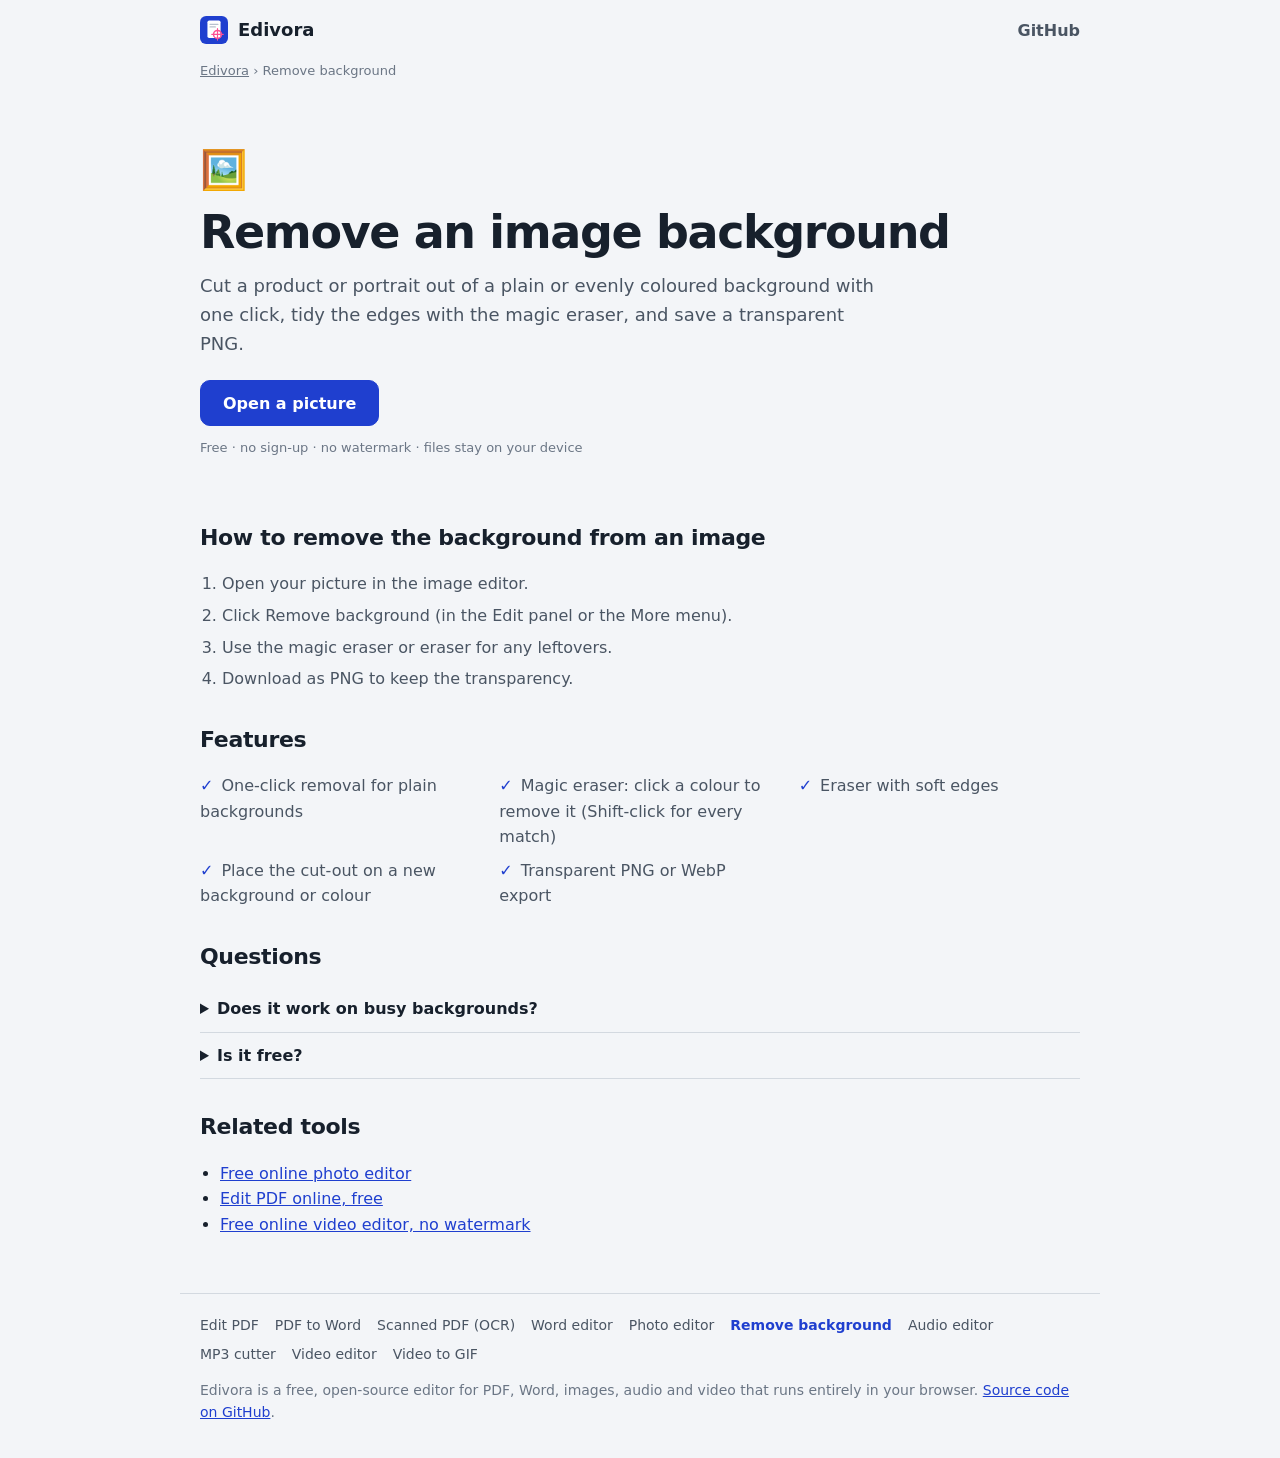
<file: remove-background/index.html>
<!doctype html>
<html lang="en">
<head>
<meta charset="utf-8">
<meta name="viewport" content="width=device-width, initial-scale=1">
<title>Remove Image Background Free – Transparent PNG | Edivora</title>
<meta name="description" content="Remove the background from product photos and portraits on plain backgrounds for free and download a transparent PNG. Runs in your browser, no upload.">
<meta name="robots" content="index, follow, max-image-preview:large">
<link rel="canonical" href="https://YOUR-USERNAME.github.io/edivora/remove-background/">
<meta name="color-scheme" content="light dark">
<meta property="og:type" content="website">
<meta property="og:site_name" content="Edivora">
<meta property="og:title" content="Remove Image Background Free – Transparent PNG | Edivora">
<meta property="og:description" content="Remove the background from product photos and portraits on plain backgrounds for free and download a transparent PNG. Runs in your browser, no upload.">
<meta property="og:url" content="https://YOUR-USERNAME.github.io/edivora/remove-background/">
<meta property="og:image" content="https://YOUR-USERNAME.github.io/edivora/assets/og-image.png">
<meta name="twitter:card" content="summary_large_image">
<meta name="twitter:image" content="https://YOUR-USERNAME.github.io/edivora/assets/og-image.png">
<link rel="icon" href="../assets/favicon.svg" type="image/svg+xml">
<link rel="apple-touch-icon" href="../assets/apple-touch-icon.png">
<link rel="stylesheet" href="../css/landing.css">
<script type="application/ld+json">{"@context": "https://schema.org", "@graph": [{"@type": "WebPage", "@id": "https://YOUR-USERNAME.github.io/edivora/remove-background/", "url": "https://YOUR-USERNAME.github.io/edivora/remove-background/", "name": "Remove Image Background Free – Transparent PNG | Edivora", "description": "Remove the background from product photos and portraits on plain backgrounds for free and download a transparent PNG. Runs in your browser, no upload.", "isPartOf": {"@id": "https://YOUR-USERNAME.github.io/edivora/#website"}, "about": {"@id": "https://YOUR-USERNAME.github.io/edivora/#app"}}, {"@type": "BreadcrumbList", "itemListElement": [{"@type": "ListItem", "position": 1, "name": "Edivora", "item": "https://YOUR-USERNAME.github.io/edivora/"}, {"@type": "ListItem", "position": 2, "name": "Remove background", "item": "https://YOUR-USERNAME.github.io/edivora/remove-background/"}]}, {"@type": "HowTo", "name": "How to remove the background from an image", "step": [{"@type": "HowToStep", "position": 1, "text": "Open your picture in the image editor."}, {"@type": "HowToStep", "position": 2, "text": "Click Remove background (in the Edit panel or the More menu)."}, {"@type": "HowToStep", "position": 3, "text": "Use the magic eraser or eraser for any leftovers."}, {"@type": "HowToStep", "position": 4, "text": "Download as PNG to keep the transparency."}]}, {"@type": "FAQPage", "mainEntity": [{"@type": "Question", "name": "Does it work on busy backgrounds?", "acceptedAnswer": {"@type": "Answer", "text": "It works best on plain or evenly coloured backgrounds such as a wall or studio backdrop. For busy scenes use the magic eraser and eraser."}}, {"@type": "Question", "name": "Is it free?", "acceptedAnswer": {"@type": "Answer", "text": "Yes, with full-resolution downloads and no watermark."}}]}]}</script>
</head>
<body>
<header class="lp-top">
  <a class="lp-brand" href="../"><img src="../assets/favicon.svg" alt="" width="28" height="28"> Edivora</a>
  <a class="lp-gh" href="https://github.com/YOUR-USERNAME/edivora" rel="noopener">GitHub</a>
</header>
<main>
  <nav class="lp-crumbs" aria-label="Breadcrumb"><a href="../">Edivora</a> › <span>Remove background</span></nav>
  <section class="lp-hero">
    <span class="lp-emoji" aria-hidden="true">🖼️</span>
    <h1>Remove an image background</h1>
    <p class="lp-lede">Cut a product or portrait out of a plain or evenly coloured background with one click, tidy the edges with the magic eraser, and save a transparent PNG.</p>
    <div class="lp-ctas"><a class="lp-btn primary" href="../?tool=image">Open a picture</a></div>
    <p class="lp-small">Free · no sign-up · no watermark · files stay on your device</p>
  </section>
  <section>
    <h2>How to remove the background from an image</h2>
    <ol class="lp-steps"><li>Open your picture in the image editor.</li><li>Click Remove background (in the Edit panel or the More menu).</li><li>Use the magic eraser or eraser for any leftovers.</li><li>Download as PNG to keep the transparency.</li></ol>
  </section>
  <section>
    <h2>Features</h2>
    <ul class="lp-feats"><li>One-click removal for plain backgrounds</li><li>Magic eraser: click a colour to remove it (Shift-click for every match)</li><li>Eraser with soft edges</li><li>Place the cut-out on a new background or colour</li><li>Transparent PNG or WebP export</li></ul>
  </section>
  <section>
    <h2>Questions</h2>
    <details><summary>Does it work on busy backgrounds?</summary><p>It works best on plain or evenly coloured backgrounds such as a wall or studio backdrop. For busy scenes use the magic eraser and eraser.</p></details><details><summary>Is it free?</summary><p>Yes, with full-resolution downloads and no watermark.</p></details>
  </section>
  <section>
    <h2>Related tools</h2>
    <ul class="lp-rel"><li><a href="../photo-editor/">Free online photo editor</a></li><li><a href="../edit-pdf/">Edit PDF online, free</a></li><li><a href="../video-editor/">Free online video editor, no watermark</a></li></ul>
  </section>
</main>
<footer class="lp-foot">
  <nav aria-label="All tools"><a href="../edit-pdf/">Edit PDF</a><a href="../pdf-to-word/">PDF to Word</a><a href="../edit-scanned-pdf/">Scanned PDF (OCR)</a><a href="../word-editor/">Word editor</a><a href="../photo-editor/">Photo editor</a><a href="../remove-background/" aria-current="page">Remove background</a><a href="../audio-editor/">Audio editor</a><a href="../mp3-cutter/">MP3 cutter</a><a href="../video-editor/">Video editor</a><a href="../video-to-gif/">Video to GIF</a></nav>
  <p>Edivora is a free, open-source editor for PDF, Word, images, audio and video that runs entirely in your browser. <a href="https://github.com/YOUR-USERNAME/edivora" rel="noopener">Source code on GitHub</a>.</p>
</footer>
</body>
</html>
</file>
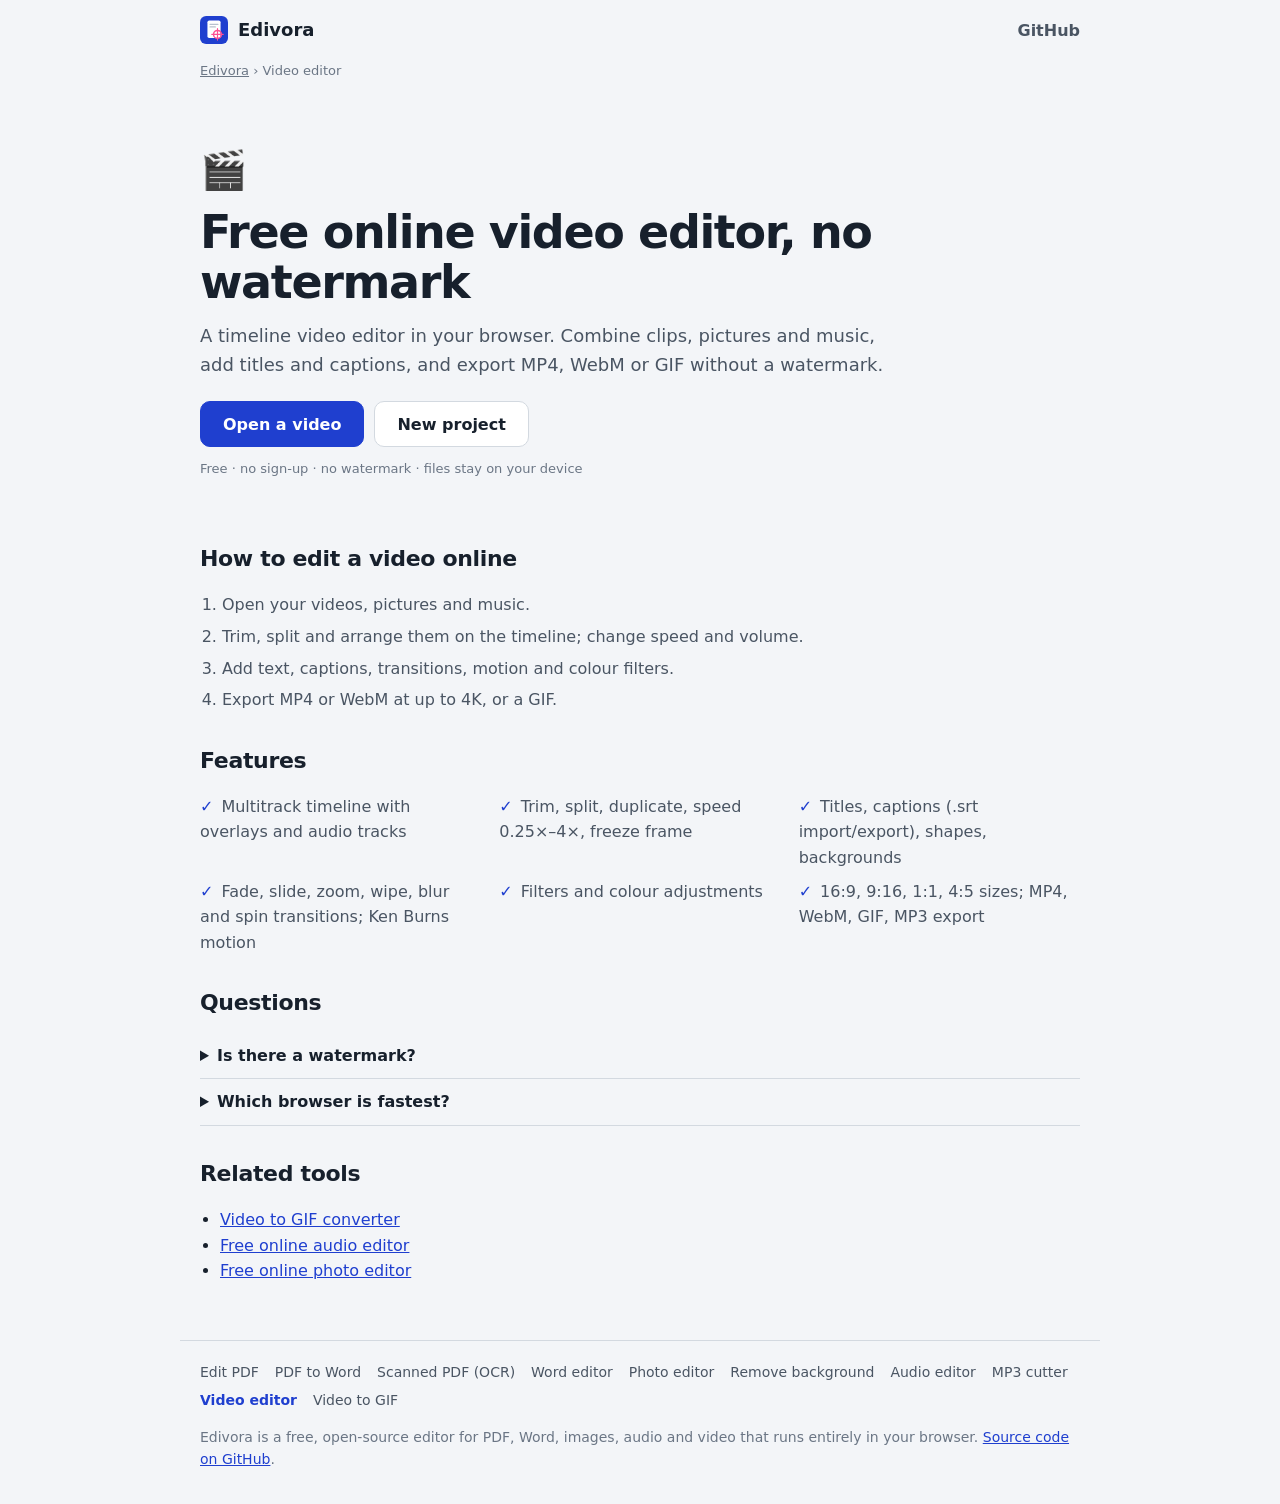
<file: video-editor/index.html>
<!doctype html>
<html lang="en">
<head>
<meta charset="utf-8">
<meta name="viewport" content="width=device-width, initial-scale=1">
<title>Free Online Video Editor – No Watermark, No Upload | Edivora</title>
<meta name="description" content="Edit videos online for free with no watermark: trim, split and join clips, add text, music, transitions and filters, and export MP4 for YouTube, Reels, Shorts and TikTok.">
<meta name="robots" content="index, follow, max-image-preview:large">
<link rel="canonical" href="https://YOUR-USERNAME.github.io/edivora/video-editor/">
<meta name="color-scheme" content="light dark">
<meta property="og:type" content="website">
<meta property="og:site_name" content="Edivora">
<meta property="og:title" content="Free Online Video Editor – No Watermark, No Upload | Edivora">
<meta property="og:description" content="Edit videos online for free with no watermark: trim, split and join clips, add text, music, transitions and filters, and export MP4 for YouTube, Reels, Shorts and TikTok.">
<meta property="og:url" content="https://YOUR-USERNAME.github.io/edivora/video-editor/">
<meta property="og:image" content="https://YOUR-USERNAME.github.io/edivora/assets/og-image.png">
<meta name="twitter:card" content="summary_large_image">
<meta name="twitter:image" content="https://YOUR-USERNAME.github.io/edivora/assets/og-image.png">
<link rel="icon" href="../assets/favicon.svg" type="image/svg+xml">
<link rel="apple-touch-icon" href="../assets/apple-touch-icon.png">
<link rel="stylesheet" href="../css/landing.css">
<script type="application/ld+json">{"@context": "https://schema.org", "@graph": [{"@type": "WebPage", "@id": "https://YOUR-USERNAME.github.io/edivora/video-editor/", "url": "https://YOUR-USERNAME.github.io/edivora/video-editor/", "name": "Free Online Video Editor – No Watermark, No Upload | Edivora", "description": "Edit videos online for free with no watermark: trim, split and join clips, add text, music, transitions and filters, and export MP4 for YouTube, Reels, Shorts and TikTok.", "isPartOf": {"@id": "https://YOUR-USERNAME.github.io/edivora/#website"}, "about": {"@id": "https://YOUR-USERNAME.github.io/edivora/#app"}}, {"@type": "BreadcrumbList", "itemListElement": [{"@type": "ListItem", "position": 1, "name": "Edivora", "item": "https://YOUR-USERNAME.github.io/edivora/"}, {"@type": "ListItem", "position": 2, "name": "Video editor", "item": "https://YOUR-USERNAME.github.io/edivora/video-editor/"}]}, {"@type": "HowTo", "name": "How to edit a video online", "step": [{"@type": "HowToStep", "position": 1, "text": "Open your videos, pictures and music."}, {"@type": "HowToStep", "position": 2, "text": "Trim, split and arrange them on the timeline; change speed and volume."}, {"@type": "HowToStep", "position": 3, "text": "Add text, captions, transitions, motion and colour filters."}, {"@type": "HowToStep", "position": 4, "text": "Export MP4 or WebM at up to 4K, or a GIF."}]}, {"@type": "FAQPage", "mainEntity": [{"@type": "Question", "name": "Is there a watermark?", "acceptedAnswer": {"@type": "Answer", "text": "No. Exports are clean and free."}}, {"@type": "Question", "name": "Which browser is fastest?", "acceptedAnswer": {"@type": "Answer", "text": "Chrome and Edge export fastest with the built-in encoder. Other browsers record the video in real time."}}]}]}</script>
</head>
<body>
<header class="lp-top">
  <a class="lp-brand" href="../"><img src="../assets/favicon.svg" alt="" width="28" height="28"> Edivora</a>
  <a class="lp-gh" href="https://github.com/YOUR-USERNAME/edivora" rel="noopener">GitHub</a>
</header>
<main>
  <nav class="lp-crumbs" aria-label="Breadcrumb"><a href="../">Edivora</a> › <span>Video editor</span></nav>
  <section class="lp-hero">
    <span class="lp-emoji" aria-hidden="true">🎬</span>
    <h1>Free online video editor, no watermark</h1>
    <p class="lp-lede">A timeline video editor in your browser. Combine clips, pictures and music, add titles and captions, and export MP4, WebM or GIF without a watermark.</p>
    <div class="lp-ctas"><a class="lp-btn primary" href="../?tool=video">Open a video</a><a class="lp-btn" href="../?new=video">New project</a></div>
    <p class="lp-small">Free · no sign-up · no watermark · files stay on your device</p>
  </section>
  <section>
    <h2>How to edit a video online</h2>
    <ol class="lp-steps"><li>Open your videos, pictures and music.</li><li>Trim, split and arrange them on the timeline; change speed and volume.</li><li>Add text, captions, transitions, motion and colour filters.</li><li>Export MP4 or WebM at up to 4K, or a GIF.</li></ol>
  </section>
  <section>
    <h2>Features</h2>
    <ul class="lp-feats"><li>Multitrack timeline with overlays and audio tracks</li><li>Trim, split, duplicate, speed 0.25×–4×, freeze frame</li><li>Titles, captions (.srt import/export), shapes, backgrounds</li><li>Fade, slide, zoom, wipe, blur and spin transitions; Ken Burns motion</li><li>Filters and colour adjustments</li><li>16:9, 9:16, 1:1, 4:5 sizes; MP4, WebM, GIF, MP3 export</li></ul>
  </section>
  <section>
    <h2>Questions</h2>
    <details><summary>Is there a watermark?</summary><p>No. Exports are clean and free.</p></details><details><summary>Which browser is fastest?</summary><p>Chrome and Edge export fastest with the built-in encoder. Other browsers record the video in real time.</p></details>
  </section>
  <section>
    <h2>Related tools</h2>
    <ul class="lp-rel"><li><a href="../video-to-gif/">Video to GIF converter</a></li><li><a href="../audio-editor/">Free online audio editor</a></li><li><a href="../photo-editor/">Free online photo editor</a></li></ul>
  </section>
</main>
<footer class="lp-foot">
  <nav aria-label="All tools"><a href="../edit-pdf/">Edit PDF</a><a href="../pdf-to-word/">PDF to Word</a><a href="../edit-scanned-pdf/">Scanned PDF (OCR)</a><a href="../word-editor/">Word editor</a><a href="../photo-editor/">Photo editor</a><a href="../remove-background/">Remove background</a><a href="../audio-editor/">Audio editor</a><a href="../mp3-cutter/">MP3 cutter</a><a href="../video-editor/" aria-current="page">Video editor</a><a href="../video-to-gif/">Video to GIF</a></nav>
  <p>Edivora is a free, open-source editor for PDF, Word, images, audio and video that runs entirely in your browser. <a href="https://github.com/YOUR-USERNAME/edivora" rel="noopener">Source code on GitHub</a>.</p>
</footer>
</body>
</html>
</file>
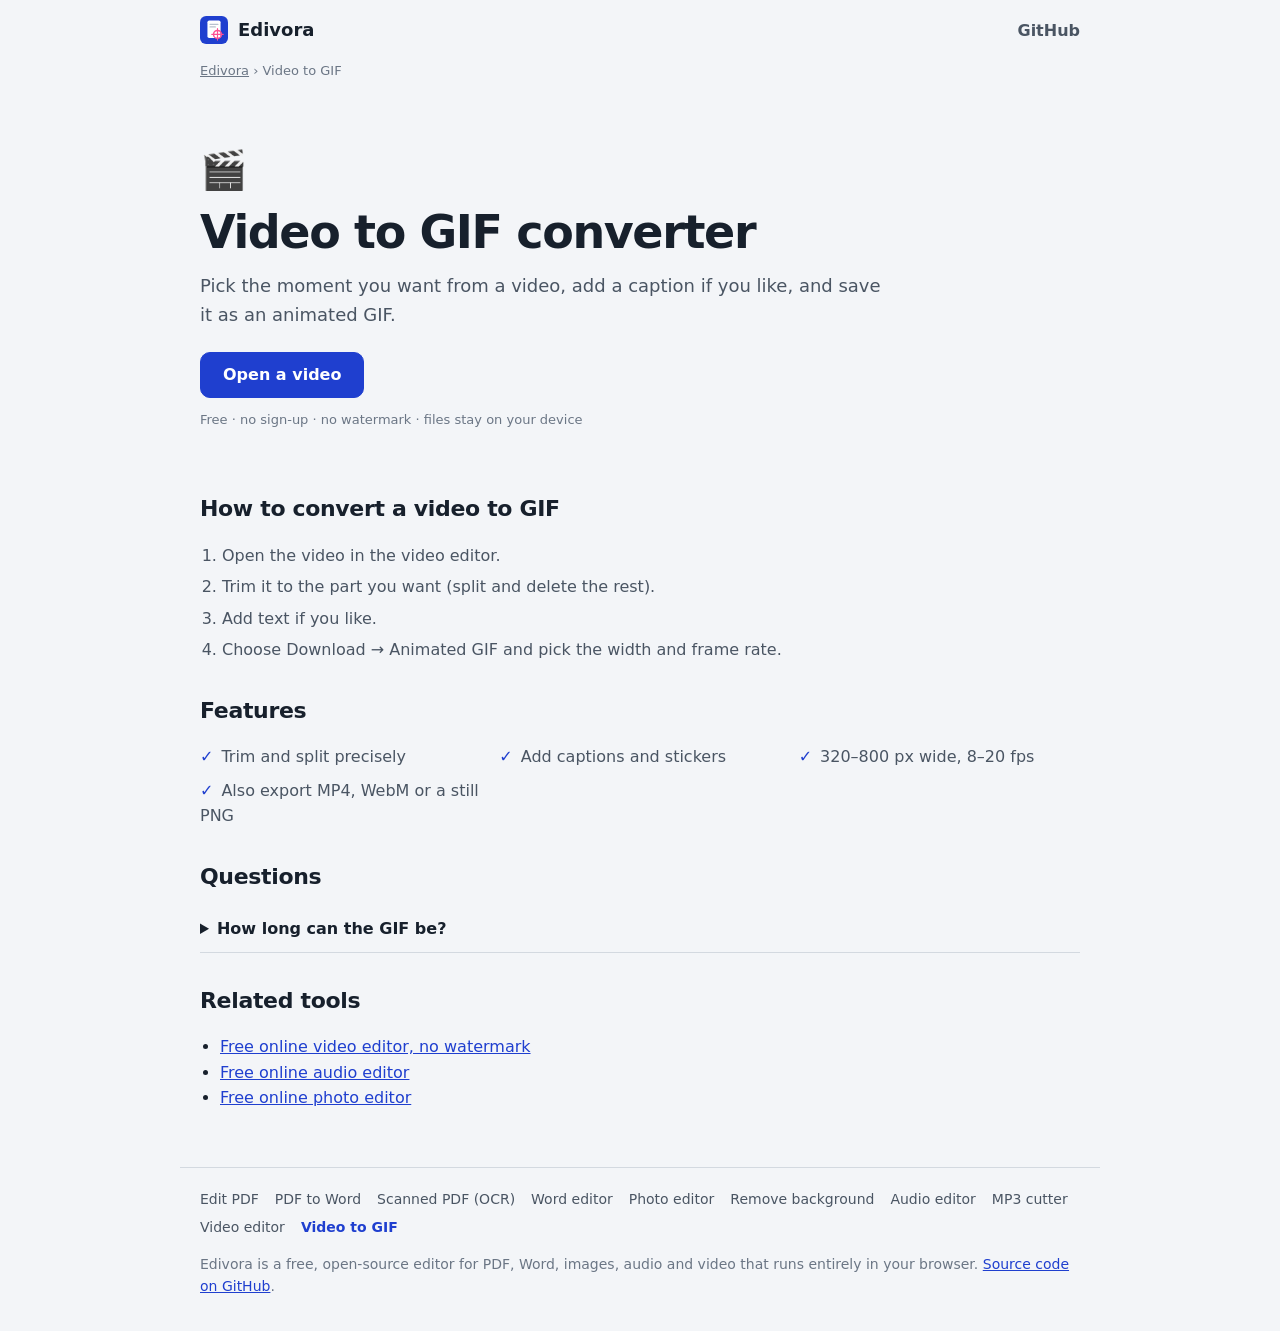
<file: video-to-gif/index.html>
<!doctype html>
<html lang="en">
<head>
<meta charset="utf-8">
<meta name="viewport" content="width=device-width, initial-scale=1">
<title>Video to GIF Converter Online – Free | Edivora</title>
<meta name="description" content="Convert video to animated GIF online for free. Trim the part you want, add text, choose size and frame rate. MP4, WebM and MOV supported. No upload, no watermark.">
<meta name="robots" content="index, follow, max-image-preview:large">
<link rel="canonical" href="https://YOUR-USERNAME.github.io/edivora/video-to-gif/">
<meta name="color-scheme" content="light dark">
<meta property="og:type" content="website">
<meta property="og:site_name" content="Edivora">
<meta property="og:title" content="Video to GIF Converter Online – Free | Edivora">
<meta property="og:description" content="Convert video to animated GIF online for free. Trim the part you want, add text, choose size and frame rate. MP4, WebM and MOV supported. No upload, no watermark.">
<meta property="og:url" content="https://YOUR-USERNAME.github.io/edivora/video-to-gif/">
<meta property="og:image" content="https://YOUR-USERNAME.github.io/edivora/assets/og-image.png">
<meta name="twitter:card" content="summary_large_image">
<meta name="twitter:image" content="https://YOUR-USERNAME.github.io/edivora/assets/og-image.png">
<link rel="icon" href="../assets/favicon.svg" type="image/svg+xml">
<link rel="apple-touch-icon" href="../assets/apple-touch-icon.png">
<link rel="stylesheet" href="../css/landing.css">
<script type="application/ld+json">{"@context": "https://schema.org", "@graph": [{"@type": "WebPage", "@id": "https://YOUR-USERNAME.github.io/edivora/video-to-gif/", "url": "https://YOUR-USERNAME.github.io/edivora/video-to-gif/", "name": "Video to GIF Converter Online – Free | Edivora", "description": "Convert video to animated GIF online for free. Trim the part you want, add text, choose size and frame rate. MP4, WebM and MOV supported. No upload, no watermark.", "isPartOf": {"@id": "https://YOUR-USERNAME.github.io/edivora/#website"}, "about": {"@id": "https://YOUR-USERNAME.github.io/edivora/#app"}}, {"@type": "BreadcrumbList", "itemListElement": [{"@type": "ListItem", "position": 1, "name": "Edivora", "item": "https://YOUR-USERNAME.github.io/edivora/"}, {"@type": "ListItem", "position": 2, "name": "Video to GIF", "item": "https://YOUR-USERNAME.github.io/edivora/video-to-gif/"}]}, {"@type": "HowTo", "name": "How to convert a video to GIF", "step": [{"@type": "HowToStep", "position": 1, "text": "Open the video in the video editor."}, {"@type": "HowToStep", "position": 2, "text": "Trim it to the part you want (split and delete the rest)."}, {"@type": "HowToStep", "position": 3, "text": "Add text if you like."}, {"@type": "HowToStep", "position": 4, "text": "Choose Download → Animated GIF and pick the width and frame rate."}]}, {"@type": "FAQPage", "mainEntity": [{"@type": "Question", "name": "How long can the GIF be?", "acceptedAnswer": {"@type": "Answer", "text": "Any length, but GIFs grow large quickly; a few seconds at 480 px is ideal for chats."}}]}]}</script>
</head>
<body>
<header class="lp-top">
  <a class="lp-brand" href="../"><img src="../assets/favicon.svg" alt="" width="28" height="28"> Edivora</a>
  <a class="lp-gh" href="https://github.com/YOUR-USERNAME/edivora" rel="noopener">GitHub</a>
</header>
<main>
  <nav class="lp-crumbs" aria-label="Breadcrumb"><a href="../">Edivora</a> › <span>Video to GIF</span></nav>
  <section class="lp-hero">
    <span class="lp-emoji" aria-hidden="true">🎬</span>
    <h1>Video to GIF converter</h1>
    <p class="lp-lede">Pick the moment you want from a video, add a caption if you like, and save it as an animated GIF.</p>
    <div class="lp-ctas"><a class="lp-btn primary" href="../?tool=video">Open a video</a></div>
    <p class="lp-small">Free · no sign-up · no watermark · files stay on your device</p>
  </section>
  <section>
    <h2>How to convert a video to GIF</h2>
    <ol class="lp-steps"><li>Open the video in the video editor.</li><li>Trim it to the part you want (split and delete the rest).</li><li>Add text if you like.</li><li>Choose Download → Animated GIF and pick the width and frame rate.</li></ol>
  </section>
  <section>
    <h2>Features</h2>
    <ul class="lp-feats"><li>Trim and split precisely</li><li>Add captions and stickers</li><li>320–800 px wide, 8–20 fps</li><li>Also export MP4, WebM or a still PNG</li></ul>
  </section>
  <section>
    <h2>Questions</h2>
    <details><summary>How long can the GIF be?</summary><p>Any length, but GIFs grow large quickly; a few seconds at 480 px is ideal for chats.</p></details>
  </section>
  <section>
    <h2>Related tools</h2>
    <ul class="lp-rel"><li><a href="../video-editor/">Free online video editor, no watermark</a></li><li><a href="../audio-editor/">Free online audio editor</a></li><li><a href="../photo-editor/">Free online photo editor</a></li></ul>
  </section>
</main>
<footer class="lp-foot">
  <nav aria-label="All tools"><a href="../edit-pdf/">Edit PDF</a><a href="../pdf-to-word/">PDF to Word</a><a href="../edit-scanned-pdf/">Scanned PDF (OCR)</a><a href="../word-editor/">Word editor</a><a href="../photo-editor/">Photo editor</a><a href="../remove-background/">Remove background</a><a href="../audio-editor/">Audio editor</a><a href="../mp3-cutter/">MP3 cutter</a><a href="../video-editor/">Video editor</a><a href="../video-to-gif/" aria-current="page">Video to GIF</a></nav>
  <p>Edivora is a free, open-source editor for PDF, Word, images, audio and video that runs entirely in your browser. <a href="https://github.com/YOUR-USERNAME/edivora" rel="noopener">Source code on GitHub</a>.</p>
</footer>
</body>
</html>
</file>
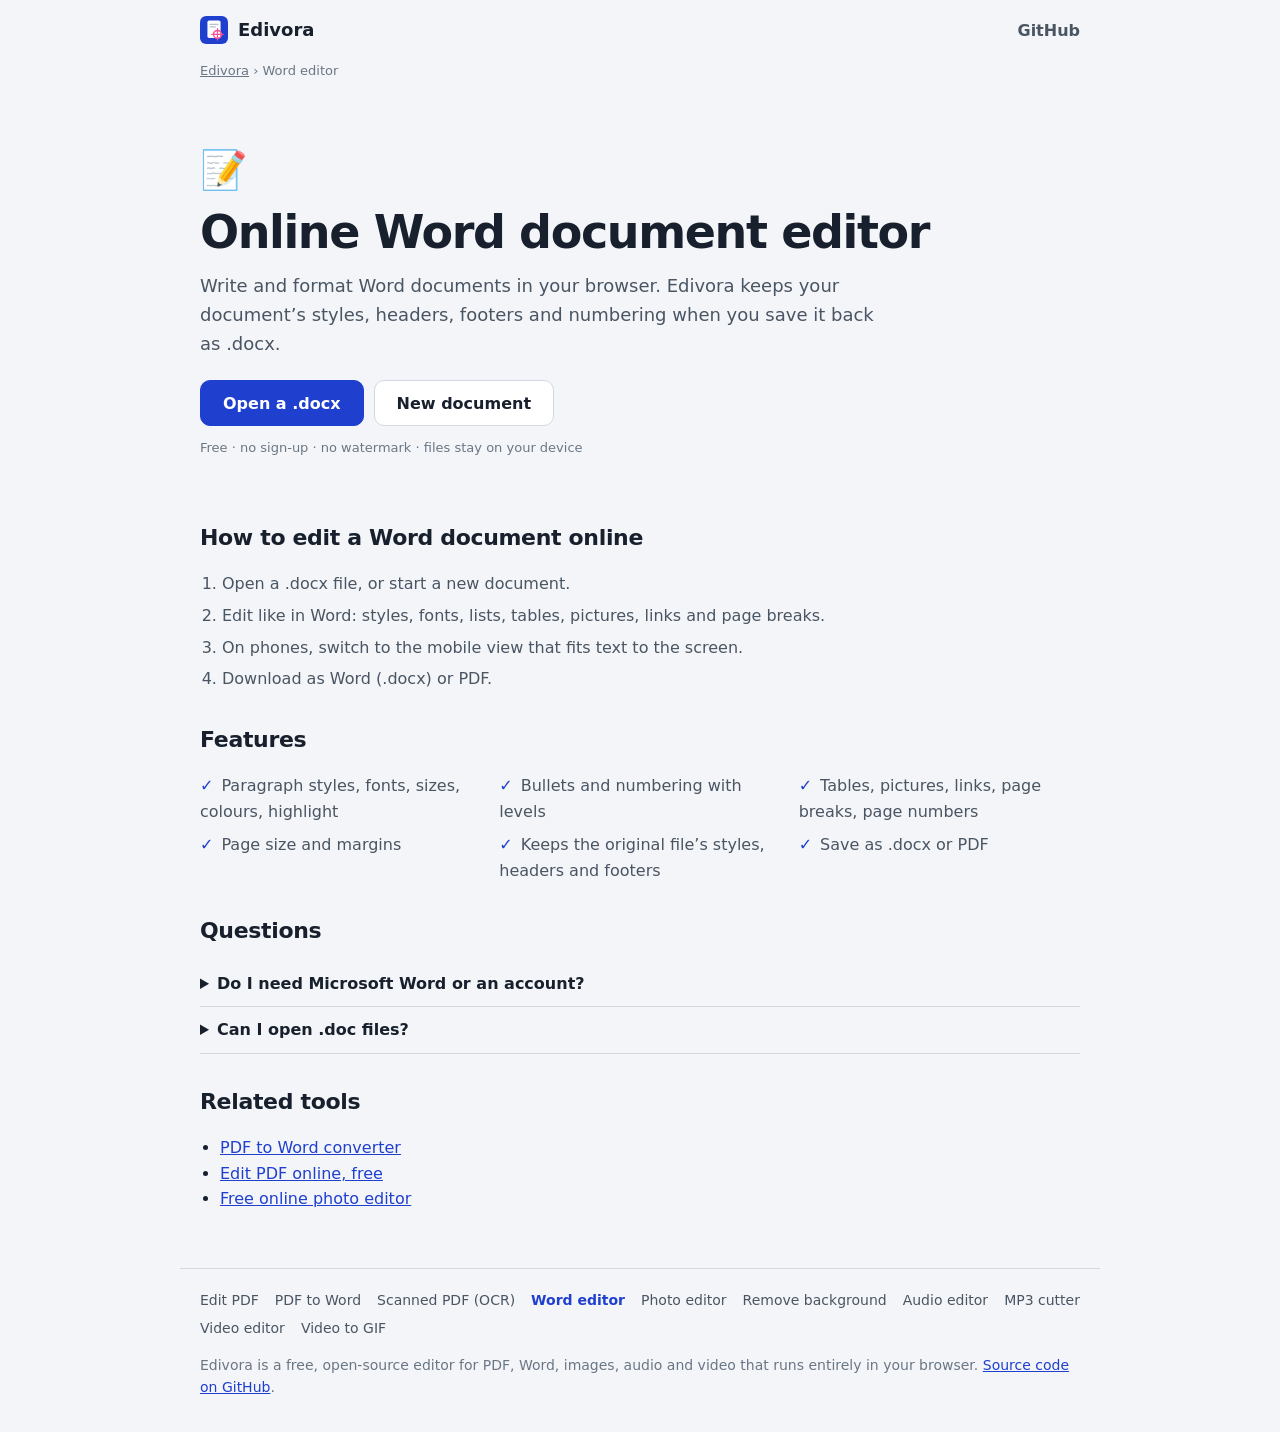
<file: word-editor/index.html>
<!doctype html>
<html lang="en">
<head>
<meta charset="utf-8">
<meta name="viewport" content="width=device-width, initial-scale=1">
<title>Edit Word Documents Online – Free DOCX Editor | Edivora</title>
<meta name="description" content="Open and edit Word .docx files online for free: styles, fonts, lists, tables, pictures, headers and page numbers. Save as DOCX or PDF. No Microsoft account, no upload.">
<meta name="robots" content="index, follow, max-image-preview:large">
<link rel="canonical" href="https://YOUR-USERNAME.github.io/edivora/word-editor/">
<meta name="color-scheme" content="light dark">
<meta property="og:type" content="website">
<meta property="og:site_name" content="Edivora">
<meta property="og:title" content="Edit Word Documents Online – Free DOCX Editor | Edivora">
<meta property="og:description" content="Open and edit Word .docx files online for free: styles, fonts, lists, tables, pictures, headers and page numbers. Save as DOCX or PDF. No Microsoft account, no upload.">
<meta property="og:url" content="https://YOUR-USERNAME.github.io/edivora/word-editor/">
<meta property="og:image" content="https://YOUR-USERNAME.github.io/edivora/assets/og-image.png">
<meta name="twitter:card" content="summary_large_image">
<meta name="twitter:image" content="https://YOUR-USERNAME.github.io/edivora/assets/og-image.png">
<link rel="icon" href="../assets/favicon.svg" type="image/svg+xml">
<link rel="apple-touch-icon" href="../assets/apple-touch-icon.png">
<link rel="stylesheet" href="../css/landing.css">
<script type="application/ld+json">{"@context": "https://schema.org", "@graph": [{"@type": "WebPage", "@id": "https://YOUR-USERNAME.github.io/edivora/word-editor/", "url": "https://YOUR-USERNAME.github.io/edivora/word-editor/", "name": "Edit Word Documents Online – Free DOCX Editor | Edivora", "description": "Open and edit Word .docx files online for free: styles, fonts, lists, tables, pictures, headers and page numbers. Save as DOCX or PDF. No Microsoft account, no upload.", "isPartOf": {"@id": "https://YOUR-USERNAME.github.io/edivora/#website"}, "about": {"@id": "https://YOUR-USERNAME.github.io/edivora/#app"}}, {"@type": "BreadcrumbList", "itemListElement": [{"@type": "ListItem", "position": 1, "name": "Edivora", "item": "https://YOUR-USERNAME.github.io/edivora/"}, {"@type": "ListItem", "position": 2, "name": "Word editor", "item": "https://YOUR-USERNAME.github.io/edivora/word-editor/"}]}, {"@type": "HowTo", "name": "How to edit a Word document online", "step": [{"@type": "HowToStep", "position": 1, "text": "Open a .docx file, or start a new document."}, {"@type": "HowToStep", "position": 2, "text": "Edit like in Word: styles, fonts, lists, tables, pictures, links and page breaks."}, {"@type": "HowToStep", "position": 3, "text": "On phones, switch to the mobile view that fits text to the screen."}, {"@type": "HowToStep", "position": 4, "text": "Download as Word (.docx) or PDF."}]}, {"@type": "FAQPage", "mainEntity": [{"@type": "Question", "name": "Do I need Microsoft Word or an account?", "acceptedAnswer": {"@type": "Answer", "text": "No. The editor runs in the browser and needs no account."}}, {"@type": "Question", "name": "Can I open .doc files?", "acceptedAnswer": {"@type": "Answer", "text": "Old binary .doc files need to be saved as .docx first."}}]}]}</script>
</head>
<body>
<header class="lp-top">
  <a class="lp-brand" href="../"><img src="../assets/favicon.svg" alt="" width="28" height="28"> Edivora</a>
  <a class="lp-gh" href="https://github.com/YOUR-USERNAME/edivora" rel="noopener">GitHub</a>
</header>
<main>
  <nav class="lp-crumbs" aria-label="Breadcrumb"><a href="../">Edivora</a> › <span>Word editor</span></nav>
  <section class="lp-hero">
    <span class="lp-emoji" aria-hidden="true">📝</span>
    <h1>Online Word document editor</h1>
    <p class="lp-lede">Write and format Word documents in your browser. Edivora keeps your document’s styles, headers, footers and numbering when you save it back as .docx.</p>
    <div class="lp-ctas"><a class="lp-btn primary" href="../?tool=word">Open a .docx</a><a class="lp-btn" href="../?new=word">New document</a></div>
    <p class="lp-small">Free · no sign-up · no watermark · files stay on your device</p>
  </section>
  <section>
    <h2>How to edit a Word document online</h2>
    <ol class="lp-steps"><li>Open a .docx file, or start a new document.</li><li>Edit like in Word: styles, fonts, lists, tables, pictures, links and page breaks.</li><li>On phones, switch to the mobile view that fits text to the screen.</li><li>Download as Word (.docx) or PDF.</li></ol>
  </section>
  <section>
    <h2>Features</h2>
    <ul class="lp-feats"><li>Paragraph styles, fonts, sizes, colours, highlight</li><li>Bullets and numbering with levels</li><li>Tables, pictures, links, page breaks, page numbers</li><li>Page size and margins</li><li>Keeps the original file’s styles, headers and footers</li><li>Save as .docx or PDF</li></ul>
  </section>
  <section>
    <h2>Questions</h2>
    <details><summary>Do I need Microsoft Word or an account?</summary><p>No. The editor runs in the browser and needs no account.</p></details><details><summary>Can I open .doc files?</summary><p>Old binary .doc files need to be saved as .docx first.</p></details>
  </section>
  <section>
    <h2>Related tools</h2>
    <ul class="lp-rel"><li><a href="../pdf-to-word/">PDF to Word converter</a></li><li><a href="../edit-pdf/">Edit PDF online, free</a></li><li><a href="../photo-editor/">Free online photo editor</a></li></ul>
  </section>
</main>
<footer class="lp-foot">
  <nav aria-label="All tools"><a href="../edit-pdf/">Edit PDF</a><a href="../pdf-to-word/">PDF to Word</a><a href="../edit-scanned-pdf/">Scanned PDF (OCR)</a><a href="../word-editor/" aria-current="page">Word editor</a><a href="../photo-editor/">Photo editor</a><a href="../remove-background/">Remove background</a><a href="../audio-editor/">Audio editor</a><a href="../mp3-cutter/">MP3 cutter</a><a href="../video-editor/">Video editor</a><a href="../video-to-gif/">Video to GIF</a></nav>
  <p>Edivora is a free, open-source editor for PDF, Word, images, audio and video that runs entirely in your browser. <a href="https://github.com/YOUR-USERNAME/edivora" rel="noopener">Source code on GitHub</a>.</p>
</footer>
</body>
</html>
</file>
<file: css/app.css>
/* Pagewright — interface styles
   Layout: tool rail | pages panel | the desk (scrolling pages) | properties.
   The desk is a cool proofing-table grey; pages sit on it with printer's crop marks.
   Accent "proof blue" marks selection & primary actions; registration magenta is the brand mark only. */
:root {
  --desk: #dde2e8;
  --panel: #f6f7f9;
  --surface: #ffffff;
  --raised: #ffffff;
  --line: #d3d9e0;
  --line-strong: #b9c2cc;
  --ink: #17202c;
  --ink-2: #4b5766;
  --ink-3: #7a8593;
  --accent: #1f3fcf;
  --accent-ink: #ffffff;
  --accent-soft: rgba(31, 63, 207, 0.1);
  --accent-line: rgba(31, 63, 207, 0.55);
  --reg: #d61f69;
  --danger: #c4312a;
  --ok: #1d7f4f;
  --warn: #a86400;
  --hover: rgba(23, 32, 44, 0.06);
  --shadow-page: 0 1px 2px rgba(20, 30, 45, 0.18), 0 8px 24px -8px rgba(20, 30, 45, 0.22);
  --shadow-pop: 0 10px 30px -6px rgba(15, 25, 40, 0.28), 0 2px 6px rgba(15, 25, 40, 0.12);
  --crop: #8f99a6;
  --radius: 8px;
  --font-ui: system-ui, -apple-system, 'Segoe UI', Roboto, 'Helvetica Neue', Arial, sans-serif;
  --top-h: 56px;
  --rail-w: 72px;
  --pages-w: 196px;
  --props-w: 286px;
  color-scheme: light;
}
@media (prefers-color-scheme: dark) {
  :root:not([data-theme='light']) {
    --desk: #10141a;
    --panel: #171c23;
    --surface: #1d232b;
    --raised: #232a33;
    --line: #2b333e;
    --line-strong: #3a4552;
    --ink: #e4e9ef;
    --ink-2: #a8b2bf;
    --ink-3: #7b8695;
    --accent: #7d95ff;
    --accent-ink: #0b1124;
    --accent-soft: rgba(125, 149, 255, 0.14);
    --accent-line: rgba(125, 149, 255, 0.7);
    --reg: #ff5c9a;
    --danger: #ff6b61;
    --ok: #4cc58a;
    --warn: #f0b34a;
    --hover: rgba(228, 233, 239, 0.07);
    --shadow-page: 0 1px 2px rgba(0, 0, 0, 0.5), 0 10px 28px -8px rgba(0, 0, 0, 0.6);
    --shadow-pop: 0 12px 32px -6px rgba(0, 0, 0, 0.6), 0 2px 6px rgba(0, 0, 0, 0.4);
    --crop: #4e5866;
    color-scheme: dark;
  }
}
:root[data-theme='dark'] {
  --desk: #10141a;
  --panel: #171c23;
  --surface: #1d232b;
  --raised: #232a33;
  --line: #2b333e;
  --line-strong: #3a4552;
  --ink: #e4e9ef;
  --ink-2: #a8b2bf;
  --ink-3: #7b8695;
  --accent: #7d95ff;
  --accent-ink: #0b1124;
  --accent-soft: rgba(125, 149, 255, 0.14);
  --accent-line: rgba(125, 149, 255, 0.7);
  --reg: #ff5c9a;
  --danger: #ff6b61;
  --ok: #4cc58a;
  --warn: #f0b34a;
  --hover: rgba(228, 233, 239, 0.07);
  --shadow-page: 0 1px 2px rgba(0, 0, 0, 0.5), 0 10px 28px -8px rgba(0, 0, 0, 0.6);
  --shadow-pop: 0 12px 32px -6px rgba(0, 0, 0, 0.6), 0 2px 6px rgba(0, 0, 0, 0.4);
  --crop: #4e5866;
  color-scheme: dark;
}

* { box-sizing: border-box; }
html, body { height: 100%; margin: 0; }
body {
  background: var(--panel);
  color: var(--ink);
  font: 14px/1.45 var(--font-ui);
  -webkit-font-smoothing: antialiased;
  overflow: hidden;
  overscroll-behavior: none;
}
button, input, select, textarea { font: inherit; color: inherit; }
button { cursor: pointer; }
[hidden] { display: none !important; }
:focus-visible { outline: 2px solid var(--accent); outline-offset: 2px; }

.ic { width: 20px; height: 20px; fill: none; stroke: currentColor; stroke-width: 1.8; stroke-linecap: round; stroke-linejoin: round; flex: none; }
.ic.xl { width: 30px; height: 30px; stroke-width: 1.5; }

/* ---------- buttons ---------- */
.btn {
  display: inline-flex; align-items: center; gap: 8px;
  height: 36px; padding: 0 14px; border-radius: var(--radius);
  border: 1px solid var(--line-strong); background: var(--surface); color: var(--ink);
  font-weight: 560; white-space: nowrap;
  transition: background .12s, border-color .12s, transform .06s;
}
.btn:hover { background: var(--hover); }
.btn:active { transform: translateY(1px); }
.btn.primary { background: var(--accent); border-color: var(--accent); color: var(--accent-ink); }
.btn.primary:hover { filter: brightness(1.08); background: var(--accent); }
.btn.ghost { background: transparent; border-color: transparent; }
.btn.ghost:hover { background: var(--hover); }
.btn.danger { color: var(--danger); }
.btn.sm { height: 30px; padding: 0 10px; font-size: 13px; }
.btn:disabled { opacity: .45; cursor: default; }
.icon-btn {
  display: inline-grid; place-items: center; width: 38px; height: 38px; border-radius: var(--radius);
  border: 0; background: transparent; color: var(--ink-2);
}
.icon-btn:hover:not(:disabled) { background: var(--hover); color: var(--ink); }
.icon-btn:disabled { opacity: .35; cursor: default; }
.icon-btn.sm { width: 32px; height: 32px; }
.icon-btn.sm .ic { width: 18px; height: 18px; }
.icon-btn.on { background: var(--accent-soft); color: var(--accent); }
.icon-btn.danger:hover { color: var(--danger); }
.divider { width: 1px; height: 22px; background: var(--line); margin: 0 4px; }

/* ---------- top bar ---------- */
#app { height: 100%; display: flex; flex-direction: column; }
#topbar {
  height: calc(var(--top-h) + env(safe-area-inset-top, 0px));
  padding: env(safe-area-inset-top, 0px) 12px 0 12px;
  display: flex; align-items: center; gap: 10px;
  background: var(--panel); border-bottom: 1px solid var(--line);
  position: relative; z-index: 30;
}
.brand { display: flex; align-items: center; gap: 9px; color: var(--ink); text-decoration: none; padding-right: 6px; }
.brand-mark { width: 28px; height: 28px; }
.brand-mark rect { fill: var(--surface); stroke: var(--accent); stroke-width: 1.8; }
.brand-mark circle, .brand-mark path { fill: none; stroke: var(--reg); stroke-width: 1.6; }
.brand-name { font-weight: 720; letter-spacing: -0.01em; font-size: 16px; }
.doc-title { display: flex; align-items: center; gap: 10px; min-width: 0; flex: 1; }
#file-name {
  min-width: 0; max-width: 100%; width: 24ch;
  border: 1px solid transparent; background: transparent; border-radius: 6px;
  padding: 6px 8px; font-weight: 560; color: var(--ink); text-overflow: ellipsis;
}
#file-name:hover { border-color: var(--line); }
#file-name:focus { border-color: var(--accent); outline: none; background: var(--surface); }
.no-doc #file-name, .no-doc .top-actions > :not(#btn-theme):not(#btn-more) { visibility: hidden; }
.save-state { font-size: 12px; color: var(--ink-3); white-space: nowrap; }
.save-state.dirty::before { content: ''; display: inline-block; width: 7px; height: 7px; border-radius: 50%; background: var(--warn); margin-right: 6px; vertical-align: 1px; }
.top-actions { display: flex; align-items: center; gap: 2px; }
.top-actions #btn-download { margin-left: 8px; }
.zoom { display: flex; align-items: center; }
.zoom-val {
  min-width: 56px; height: 32px; border: 0; background: transparent; border-radius: 6px;
  font-variant-numeric: tabular-nums; font-size: 13px; color: var(--ink-2);
}
.zoom-val:hover { background: var(--hover); color: var(--ink); }
.only-narrow { display: none !important; }

/* ---------- main layout ---------- */
#main { flex: 1; display: flex; min-height: 0; position: relative; }
#toolrail {
  width: var(--rail-w); flex: none; padding: 10px 6px; display: flex; flex-direction: column; gap: 2px;
  background: var(--panel); border-right: 1px solid var(--line); overflow-y: auto; z-index: 20;
}
.tool {
  position: relative; display: flex; flex-direction: column; align-items: center; gap: 3px;
  padding: 8px 2px 6px; border: 0; border-radius: var(--radius); background: transparent; color: var(--ink-2);
  font-size: 11px; font-weight: 520; letter-spacing: 0.01em;
}
.tool .ic { width: 21px; height: 21px; }
.tool:hover { background: var(--hover); color: var(--ink); }
.tool.on { background: var(--accent-soft); color: var(--accent); }
.tool.has-sub::after {
  content: ''; position: absolute; right: 7px; bottom: 22px; width: 0; height: 0;
  border-left: 4px solid transparent; border-top: 4px solid currentColor; opacity: .55;
  transform: rotate(-45deg);
}

#pages-panel {
  width: var(--pages-w); flex: none; display: flex; flex-direction: column;
  background: var(--panel); border-right: 1px solid var(--line); min-height: 0; z-index: 15;
}
body.pages-hidden #pages-panel { display: none; }
.pp-head { display: flex; align-items: center; justify-content: space-between; padding: 12px 14px 4px; }
.pp-head h2 { margin: 0; font-size: 13px; font-weight: 650; color: var(--ink); }
.count { color: var(--ink-3); font-weight: 500; margin-left: 4px; font-variant-numeric: tabular-nums; }
.pp-actions { display: flex; flex-wrap: wrap; gap: 0; padding: 2px 8px 2px; }
.pp-hint { margin: 0; padding: 2px 14px 8px; font-size: 11.5px; color: var(--ink-3); line-height: 1.35; }
#thumbs { flex: 1; overflow-y: auto; padding: 4px 14px 24px; display: flex; flex-direction: column; gap: 14px; }
.thumb { position: relative; display: flex; flex-direction: column; align-items: center; gap: 5px; cursor: grab; touch-action: pan-y; user-select: none; -webkit-user-select: none; }
.thumb .tcan {
  position: relative; background: #fff; box-shadow: 0 0 0 1px var(--line), 0 2px 6px -2px rgba(0,0,0,.18);
  border-radius: 2px; overflow: hidden; display: grid; place-items: center;
}
.thumb canvas, .thumb img { display: block; width: 100%; height: 100%; }
.thumb .tnum { font-size: 11.5px; color: var(--ink-3); font-variant-numeric: tabular-nums; }
.thumb.sel .tcan { box-shadow: 0 0 0 2px var(--accent), 0 2px 8px -2px rgba(0,0,0,.25); }
.thumb.sel .tnum { color: var(--accent); font-weight: 650; }
.thumb.cur .tnum::before { content: ''; display: inline-block; width: 5px; height: 5px; border-radius: 50%; background: var(--accent); margin-right: 5px; vertical-align: 2px; }
.thumb .tedit { position: absolute; top: 4px; right: 4px; width: 8px; height: 8px; border-radius: 50%; background: var(--warn); box-shadow: 0 0 0 2px #fff; }
.thumb.dragging { opacity: .35; }
.thumb-drop { height: 3px; background: var(--accent); border-radius: 2px; margin: -8px 0; }
.thumb-ghost { position: fixed; z-index: 100; pointer-events: none; opacity: .9; transform: rotate(-2deg); box-shadow: var(--shadow-pop); background: #fff; }

/* ---------- desk & pages ---------- */
#scroller {
  flex: 1; min-width: 0; overflow: auto; background: var(--desk); position: relative;
  touch-action: pan-x pan-y; outline: none; overscroll-behavior: contain;
}
#pages { padding: 36px 24px 120px; display: flex; flex-direction: column; align-items: center; gap: 34px; width: max-content; min-width: 100%; }
.page { position: relative; display: flex; flex-direction: column; align-items: center; gap: 8px; }
.sheet { position: relative; background: #fff; box-shadow: var(--shadow-page); }
/* printer's crop marks at each corner */
.sheet::before, .sheet::after {
  content: ''; position: absolute; inset: -14px; pointer-events: none;
  background:
    linear-gradient(var(--crop), var(--crop)) left 0 top 13px / 9px 1px no-repeat,
    linear-gradient(var(--crop), var(--crop)) left 13px top 0 / 1px 9px no-repeat,
    linear-gradient(var(--crop), var(--crop)) right 0 top 13px / 9px 1px no-repeat,
    linear-gradient(var(--crop), var(--crop)) right 13px top 0 / 1px 9px no-repeat;
}
.sheet::after {
  background:
    linear-gradient(var(--crop), var(--crop)) left 0 bottom 13px / 9px 1px no-repeat,
    linear-gradient(var(--crop), var(--crop)) left 13px bottom 0 / 1px 9px no-repeat,
    linear-gradient(var(--crop), var(--crop)) right 0 bottom 13px / 9px 1px no-repeat,
    linear-gradient(var(--crop), var(--crop)) right 13px bottom 0 / 1px 9px no-repeat;
}
.pg-canvas { position: absolute; inset: 0; width: 100%; height: 100%; display: block; }
.pg-label { font-size: 12px; color: var(--ink-3); font-variant-numeric: tabular-nums; }
.pg-warn { font-size: 12px; color: var(--warn); font-weight: 560; }
.pg-spin { position: absolute; inset: 0; display: grid; place-items: center; pointer-events: none; opacity: 0; transition: opacity .2s .25s; }
.pg-spin.on { opacity: 1; }
.pg-spin i { width: 26px; height: 26px; border-radius: 50%; border: 2.5px solid rgba(31,63,207,.18); border-top-color: #1f3fcf; animation: spin .8s linear infinite; }
@keyframes spin { to { transform: rotate(360deg); } }

.layer { position: absolute; left: 0; top: 0; transform-origin: 0 0; --iz: 1; }
.layer > div { position: absolute; inset: 0; }
.l-covers .cv, .l-covers .gm { position: absolute; }
.l-base, .l-objs { pointer-events: none; }
.l-base > *, .l-objs > * { pointer-events: auto; }
.l-virt { pointer-events: none; }
.l-forms { pointer-events: none; }
.ff { position: absolute; pointer-events: auto; margin: 0; border: 0; border-radius: 0; padding: 0 2px; background: rgba(31,63,207,.07); box-shadow: inset 0 0 0 calc(1px * var(--iz)) rgba(31,63,207,.35); color: #000; font-family: "PEF-arimo", Arial, sans-serif; line-height: 1.1; resize: none; }
.ff:focus { outline: none; background: rgba(31,63,207,.1); box-shadow: inset 0 0 0 calc(1.5px * var(--iz)) #1f3fcf; }
.ff-check { display: grid; place-items: center; padding: 0; cursor: pointer; font-weight: 700; }
.ff-check.radio { border-radius: 50%; }
select.ff { appearance: auto; }
.l-ui { pointer-events: none; }
.l-ui > * { pointer-events: auto; }

/* PDF content made editable */
.bb, .bi { position: absolute; border-radius: 1px; }
body[data-tool='edit'] .bb:not(.mat) { cursor: text; }
body[data-tool='edit'] .bb:not(.mat):hover,
body[data-tool='edit'] .bb.mat:not(.editing):hover {
  outline: calc(1px * var(--iz)) solid var(--accent-line); outline-offset: calc(2px * var(--iz)); background: rgba(31,63,207,.05);
}
body[data-tool='edit'] .bi { cursor: move; }
body[data-tool='edit'] .bi:hover { outline: calc(1.5px * var(--iz)) dashed var(--accent-line); outline-offset: calc(1px * var(--iz)); }
body:not([data-tool='edit']) .l-base > *, body:not([data-tool='edit']) .l-objs > * { pointer-events: none; }
.bb.mat { cursor: text; }
.bb.del { display: none; }
.bi.mat img, .ob-image img { display: block; width: 100%; height: 100%; object-fit: fill; user-select: none; -webkit-user-drag: none; }

/* text, shared by boxes, PDF blocks and table cells (measuring depends on these) */
.txt { white-space: pre-wrap; overflow-wrap: break-word; word-break: normal; outline: none; color: #000; cursor: text; -webkit-user-modify: read-only; }
.txt[contenteditable='true'] { -webkit-user-modify: read-write; caret-color: #1f3fcf; }
.txt span { font-kerning: normal; font-variant-ligatures: common-ligatures; }
.bb.mat { white-space: pre-wrap; overflow-wrap: break-word; }
.bb.editing { outline: none !important; background: transparent !important; }

#measure { position: absolute; left: -100000px; top: 0; visibility: hidden; pointer-events: none; contain: layout; }
#measure > * { position: absolute; }

/* objects */
.ob { position: absolute; transform-origin: 50% 50%; }
body[data-tool='edit'] .ob { cursor: move; }
.ob-text .txt { min-width: 4px; min-height: 1em; }
.ob-text.is-editing { cursor: text; }
.ob svg { display: block; overflow: visible; }
.ob-line svg, .ob-ink svg, .ob-shape svg { pointer-events: none; }
.ob-table { cursor: move; }
.ptable { width: 100%; border-collapse: collapse; table-layout: fixed; background: transparent; }
.ptable td { border: var(--tbw) solid var(--tb); padding: var(--tpady, var(--tpad)) var(--tpad); vertical-align: top; }
.ptable td.cur { box-shadow: inset 0 0 0 calc(2px * var(--iz)) #1f3fcf; }
.ptable .cell { min-height: 1.2em; }
.ob-table.is-editing td { cursor: text; }

/* selection */
.selbox { position: absolute; border: calc(1.5px * var(--iz)) solid #1f3fcf; pointer-events: none !important; transform-origin: 50% 50%; }
.selbox.multi { border-style: dashed; }
.selbox.editing { border-style: dashed; border-color: rgba(31,63,207,.75); }
.selbox.base { margin: calc(-3px * var(--iz)); padding: calc(3px * var(--iz)); box-sizing: content-box; }
.selbox.line { border: 0; }
.hd {
  position: absolute; width: calc(11px * var(--iz)); height: calc(11px * var(--iz));
  background: #fff; border: calc(1.5px * var(--iz)) solid #1f3fcf; border-radius: calc(2px * var(--iz));
  pointer-events: auto; touch-action: none;
}
.hd::after { content: ''; position: absolute; inset: calc(-9px * var(--iz)); } /* bigger touch target */
.hd-nw { left: 0; top: 0; transform: translate(-50%,-50%); cursor: nwse-resize; }
.hd-n { left: 50%; top: 0; transform: translate(-50%,-50%); cursor: ns-resize; }
.hd-ne { left: 100%; top: 0; transform: translate(-50%,-50%); cursor: nesw-resize; }
.hd-e { left: 100%; top: 50%; transform: translate(-50%,-50%); cursor: ew-resize; }
.hd-se { left: 100%; top: 100%; transform: translate(-50%,-50%); cursor: nwse-resize; }
.hd-s { left: 50%; top: 100%; transform: translate(-50%,-50%); cursor: ns-resize; }
.hd-sw { left: 0; top: 100%; transform: translate(-50%,-50%); cursor: nesw-resize; }
.hd-w { left: 0; top: 50%; transform: translate(-50%,-50%); cursor: ew-resize; }
.hd-e, .hd-w { height: calc(18px * var(--iz)); width: calc(8px * var(--iz)); }
.hd-rot { left: 50%; top: calc(-26px * var(--iz)); transform: translate(-50%,-50%); border-radius: 50%; cursor: grab; }
.hd-rot::before { content: ''; position: absolute; left: 50%; top: 100%; width: calc(1.5px * var(--iz)); height: calc(14px * var(--iz)); background: #1f3fcf; transform: translateX(-50%); }
.hd-pt { transform: translate(-50%,-50%); border-radius: 50%; cursor: crosshair; }
.grip {
  position: absolute; left: calc(-30px * var(--iz)); top: calc(-3px * var(--iz));
  width: calc(24px * var(--iz)); height: calc(24px * var(--iz)); border-radius: calc(5px * var(--iz));
  background: #1f3fcf; color: #fff; display: grid; place-items: center; cursor: move; pointer-events: auto; touch-action: none;
}
.grip .ic { width: calc(15px * var(--iz)); height: calc(15px * var(--iz)); stroke-width: 2; }
.sb-dup {
  position: absolute; right: calc(-30px * var(--iz)); top: calc(-3px * var(--iz));
  width: calc(24px * var(--iz)); height: calc(24px * var(--iz)); border-radius: calc(5px * var(--iz));
  background: var(--panel, #fff); color: #1f3fcf; border: calc(1.5px * var(--iz)) solid #1f3fcf;
  display: grid; place-items: center; cursor: copy; pointer-events: auto; touch-action: none;
}
.sb-dup:hover { background: #1f3fcf; color: #fff; }
.sb-dup .ic { width: calc(14px * var(--iz)); height: calc(14px * var(--iz)); stroke-width: 2; }
.selbox.line .sb-dup { display: none; }

.draft { position: absolute; pointer-events: none !important; }
.draft.marquee { border: calc(1px * var(--iz)) solid #1f3fcf; background: rgba(31,63,207,.08); }
.draft-rect, .draft-ellipse { border: calc(1.5px * var(--iz)) dashed #1f3fcf; }
.draft-ellipse { border-radius: 50%; }
.draft-highlight { background: rgba(255,227,77,.5); mix-blend-mode: multiply; }
.draft-whiteout { background: #fff; outline: calc(1px * var(--iz)) dashed #8a94a3; }
.draft-redact { background: #000; opacity: .8; }
.draft-tablegrab { border: calc(1.5px * var(--iz)) dashed #1f3fcf; background: rgba(31,63,207,.06); }
.ink-draft { position: absolute; left: 0; top: 0; pointer-events: none !important; overflow: visible; }

body[data-tool='text'] .l-ui, body[data-tool='text'] .layer { cursor: text; }
body[data-tool='pen'] .layer, body[data-tool='marker'] .layer, body[data-tool='rect'] .layer, body[data-tool='ellipse'] .layer,
body[data-tool='line'] .layer, body[data-tool='arrow'] .layer, body[data-tool='highlight'] .layer, body[data-tool='whiteout'] .layer,
body[data-tool='redact'] .layer, body[data-tool='tablegrab'] .layer, body[data-tool='check'] .layer, body[data-tool='cross'] .layer { cursor: crosshair; }
body:not([data-tool='edit']) .sheet { touch-action: none; }
body[data-tool='edit'] .sheet .layer { touch-action: pan-x pan-y; }
body[data-tool='edit'] .ob, body[data-tool='edit'] .bi { touch-action: none; }
.find-hit { outline: calc(2px * var(--iz)) solid #ff9b00 !important; background: rgba(255,186,0,.22) !important; }

/* ---------- properties ---------- */
#props {
  width: var(--props-w); flex: none; background: var(--panel); border-left: 1px solid var(--line);
  overflow-y: auto; z-index: 15;
}
#props-body { padding: 14px 16px 40px; display: flex; flex-direction: column; gap: 18px; }
.p-sec { display: flex; flex-direction: column; gap: 10px; }
.p-sec + .p-sec { padding-top: 16px; border-top: 1px solid var(--line); }
.p-title { margin: 0; font-size: 13px; font-weight: 650; display: flex; align-items: center; gap: 8px; }
.p-title .ic { width: 17px; height: 17px; color: var(--ink-2); }
.p-note { margin: 0; font-size: 12.5px; color: var(--ink-2); line-height: 1.45; }
.p-note kbd, .kbd { font: 11.5px/1 var(--font-ui); padding: 3px 5px; border: 1px solid var(--line-strong); border-bottom-width: 2px; border-radius: 4px; background: var(--surface); color: var(--ink-2); white-space: nowrap; }
.p-row { display: flex; align-items: center; gap: 8px; }
.p-row > label:first-child, .p-lbl { font-size: 12.5px; color: var(--ink-2); min-width: 74px; }
.p-grid2 { display: grid; grid-template-columns: 1fr 1fr; gap: 8px; }
.field {
  height: 34px; border: 1px solid var(--line-strong); border-radius: 7px; background: var(--surface);
  padding: 0 9px; min-width: 0; width: 100%;
}
.field:focus { border-color: var(--accent); outline: none; box-shadow: 0 0 0 3px var(--accent-soft); }
select.field { padding-right: 4px; }
textarea.field { height: auto; padding: 8px 9px; resize: vertical; }
.num { display: flex; align-items: stretch; border: 1px solid var(--line-strong); border-radius: 7px; background: var(--surface); height: 34px; overflow: hidden; }
.num input { border: 0; background: transparent; width: 100%; min-width: 0; padding: 0 8px; text-align: center; font-variant-numeric: tabular-nums; }
.num input:focus { outline: none; }
.num button { border: 0; background: transparent; width: 28px; color: var(--ink-2); flex: none; }
.num button:hover { background: var(--hover); }
.seg { display: flex; border: 1px solid var(--line-strong); border-radius: 7px; overflow: hidden; background: var(--surface); height: 34px; }
.seg button { flex: 1; border: 0; background: transparent; display: grid; place-items: center; color: var(--ink-2); min-width: 34px; }
.seg button + button { border-left: 1px solid var(--line); }
.seg button.on { background: var(--accent-soft); color: var(--accent); }
.seg button:hover:not(.on) { background: var(--hover); }
.seg .ic { width: 17px; height: 17px; }
.swatches { display: flex; flex-wrap: wrap; gap: 6px; align-items: center; }
.sw {
  width: 24px; height: 24px; border-radius: 50%; border: 1px solid rgba(0,0,0,.18); padding: 0;
  box-shadow: inset 0 0 0 2px var(--panel);
}
.sw.on { outline: 2px solid var(--accent); outline-offset: 1px; }
.sw.none { background: linear-gradient(135deg, transparent 45%, var(--danger) 45%, var(--danger) 55%, transparent 55%), var(--surface); }
.sw-custom { position: relative; width: 24px; height: 24px; border-radius: 50%; overflow: hidden; border: 1px dashed var(--line-strong); }
.sw-custom input { position: absolute; inset: -6px; width: 40px; height: 40px; opacity: 0; cursor: pointer; }
.sw-custom::after { content: '+'; position: absolute; inset: 0; display: grid; place-items: center; color: var(--ink-2); pointer-events: none; font-size: 15px; }
.range { display: flex; align-items: center; gap: 10px; }
.range input { flex: 1; accent-color: var(--accent); }
.range output { width: 54px; white-space: nowrap; text-align: right; font-size: 12.5px; color: var(--ink-2); font-variant-numeric: tabular-nums; }
.p-actions { display: grid; grid-template-columns: repeat(auto-fill, minmax(116px, 1fr)); gap: 6px; }
.p-actions .btn { justify-content: flex-start; height: 34px; padding: 0 9px; font-size: 12.5px; font-weight: 520; min-width: 0; gap: 7px; }
.p-actions .btn span { overflow: hidden; text-overflow: ellipsis; }
.p-row .seg, .p-row > .range, .p-row > .num, .p-row > select, .p-row > .p-grid2 { flex: 1; min-width: 0; }
.range input { min-width: 0; }
.p-actions .btn .ic { width: 17px; height: 17px; }
.chk { display: inline-flex; align-items: center; gap: 7px; font-size: 13px; color: var(--ink-2); cursor: pointer; }
.chk input { accent-color: var(--accent); width: 16px; height: 16px; margin: 0; }
.font-pick { font-family: inherit; }
.tool-hint { display: flex; gap: 10px; align-items: flex-start; padding: 12px; border-radius: var(--radius); background: var(--accent-soft); color: var(--ink); font-size: 13px; }
.tool-hint .ic { color: var(--accent); margin-top: 1px; }
.p-kv { display: grid; grid-template-columns: auto 1fr; gap: 4px 12px; font-size: 12.5px; margin: 0; }
.p-kv dt { color: var(--ink-3); }
.p-kv dd { margin: 0; color: var(--ink); font-variant-numeric: tabular-nums; overflow: hidden; text-overflow: ellipsis; }

/* ---------- menus, popovers, dialogs ---------- */
.menu {
  position: fixed; z-index: 90; min-width: 220px; max-width: calc(100vw - 16px); padding: 6px; border-radius: 10px;
  background: var(--raised); border: 1px solid var(--line); box-shadow: var(--shadow-pop);
  max-height: calc(100vh - 80px); overflow-y: auto; animation: pop .12s ease-out;
}
@keyframes pop { from { opacity: 0; transform: translateY(-4px) scale(.98); } }
.menu button, .menu .mi {
  display: flex; align-items: center; gap: 10px; width: 100%; padding: 8px 10px; border: 0; border-radius: 6px;
  background: transparent; text-align: left; color: var(--ink); font-size: 13.5px;
}
.menu button:hover:not(:disabled) { background: var(--hover); }
.menu button:disabled { opacity: .4; cursor: default; }
.menu button .ic { width: 18px; height: 18px; color: var(--ink-2); }
.menu button.on { color: var(--accent); }
.menu button.on .ic { color: var(--accent); }
.menu .kbd { margin-left: auto; }
.menu hr { border: 0; border-top: 1px solid var(--line); margin: 5px 4px; }
.menu .mlabel { padding: 6px 10px 2px; font-size: 12px; color: var(--ink-3); }
.menu.tools { min-width: 0; display: grid; grid-template-columns: repeat(3, 76px); gap: 2px; }
.menu.tools button { flex-direction: column; gap: 4px; font-size: 11.5px; padding: 10px 4px; text-align: center; justify-content: center; }
.menu.tools button .ic { width: 22px; height: 22px; }

.modal-veil {
  position: fixed; inset: 0; z-index: 95; background: rgba(12, 18, 28, .42);
  display: grid; place-items: center; padding: 16px; animation: fade .15s ease-out;
}
@keyframes fade { from { opacity: 0; } }
.modal {
  width: min(520px, 100%); max-height: calc(100vh - 32px); overflow: auto; border-radius: 14px;
  background: var(--panel); border: 1px solid var(--line); box-shadow: var(--shadow-pop);
  display: flex; flex-direction: column; animation: pop .16s ease-out;
}
.modal.wide { width: min(720px, 100%); }
.modal-head { display: flex; align-items: center; justify-content: space-between; padding: 16px 18px 6px; }
.modal-head h2 { margin: 0; font-size: 17px; font-weight: 680; letter-spacing: -0.01em; text-wrap: balance; }
.modal-body { padding: 8px 18px 4px; display: flex; flex-direction: column; gap: 14px; }
.modal-body p { margin: 0; color: var(--ink-2); }
.modal-foot { display: flex; justify-content: flex-end; gap: 8px; padding: 16px 18px 18px; flex-wrap: wrap; }
.form-grid { display: grid; grid-template-columns: repeat(3, 1fr); gap: 10px; }
.form-grid label, .lbl { display: flex; flex-direction: column; gap: 5px; font-size: 12.5px; color: var(--ink-2); }
.hf-preview { border: 1px solid var(--line); border-radius: 8px; background: var(--surface); padding: 10px; font-size: 12px; color: var(--ink-2); }
.sig-pad { width: 100%; height: 200px; border: 1px dashed var(--line-strong); border-radius: 10px; background: #fff; touch-action: none; display: block; cursor: crosshair; }
.sig-saved { display: flex; gap: 8px; flex-wrap: wrap; }
.sig-saved button { position: relative; border: 1px solid var(--line); border-radius: 8px; background: #fff; padding: 6px; width: 120px; height: 56px; }
.sig-saved img { width: 100%; height: 100%; object-fit: contain; }
.sig-saved .x { position: absolute; top: -8px; right: -8px; width: 20px; height: 20px; border-radius: 50%; background: var(--raised); border: 1px solid var(--line); display: grid; place-items: center; font-size: 12px; line-height: 1; }
.tabs { display: flex; gap: 4px; border-bottom: 1px solid var(--line); }
.tabs button { border: 0; background: transparent; padding: 8px 12px; color: var(--ink-2); border-bottom: 2px solid transparent; margin-bottom: -1px; font-weight: 560; }
.tabs button.on { color: var(--accent); border-bottom-color: var(--accent); }
.grid-pick { display: grid; grid-template-columns: repeat(8, 22px); gap: 3px; }
.grid-pick i { width: 22px; height: 22px; border: 1px solid var(--line-strong); border-radius: 3px; background: var(--surface); cursor: pointer; }
.grid-pick i.on { background: var(--accent-soft); border-color: var(--accent); }
.shortcut-list { display: grid; grid-template-columns: 1fr auto; gap: 8px 16px; font-size: 13.5px; }
.shortcut-list span:nth-child(odd) { color: var(--ink-2); }
.form-fields { display: flex; flex-direction: column; gap: 10px; max-height: 50vh; overflow: auto; }

#find-bar {
  position: sticky; top: 10px; z-index: 25; margin: 10px auto -94px; width: min(520px, calc(100% - 24px));
  background: var(--raised); border: 1px solid var(--line); border-radius: 12px; box-shadow: var(--shadow-pop);
  padding: 6px 8px; display: flex; flex-direction: column; gap: 4px;
}
.fb-row { display: flex; align-items: center; gap: 6px; }
.fb-row > .ic { width: 17px; height: 17px; color: var(--ink-3); margin-left: 4px; }
.fb-row input:not([type]) { flex: 1; min-width: 0; height: 32px; border: 0; background: transparent; padding: 0 4px; }
.fb-row input:not([type]):focus { outline: none; }
.fb-count { font-size: 12px; color: var(--ink-3); font-variant-numeric: tabular-nums; white-space: nowrap; }

#toasts { position: fixed; left: 50%; bottom: 24px; transform: translateX(-50%); z-index: 120; display: flex; flex-direction: column; gap: 8px; align-items: center; pointer-events: none; }
.toast {
  background: var(--ink); color: var(--panel); padding: 10px 16px; border-radius: 10px; font-size: 13.5px; font-weight: 520;
  box-shadow: var(--shadow-pop); opacity: 0; transform: translateY(8px); transition: opacity .2s, transform .2s; max-width: min(520px, 92vw);
}
.toast.in { opacity: 1; transform: none; }
.toast.error { background: var(--danger); color: #fff; }
.toast.ok::before { content: '✓  '; color: var(--ok); font-weight: 700; }
.toast.warn::before { content: '!  '; color: var(--warn); font-weight: 800; }

#busy { position: fixed; inset: 0; z-index: 130; background: rgba(12,18,28,.35); display: grid; place-items: center; }
.busy-card { background: var(--panel); border: 1px solid var(--line); border-radius: 14px; padding: 20px 22px; width: min(340px, 90vw); box-shadow: var(--shadow-pop); }
.busy-bar { height: 6px; border-radius: 4px; background: var(--line); overflow: hidden; }
.busy-bar i { display: block; height: 100%; width: 0; background: var(--accent); transition: width .2s; }
.busy-card p { margin: 12px 0 0; font-size: 13.5px; color: var(--ink-2); }

#drag-veil { position: fixed; inset: 10px; z-index: 140; border: 2px dashed var(--accent); border-radius: 16px; background: color-mix(in srgb, var(--accent) 12%, transparent); display: grid; place-items: center; pointer-events: none; }
#drag-veil div { background: var(--raised); padding: 20px 28px; border-radius: 14px; text-align: center; color: var(--accent); box-shadow: var(--shadow-pop); }
#drag-veil p { margin: 6px 0 0; font-weight: 650; }

/* ---------- welcome ---------- */
#welcome { position: absolute; inset: var(--top-h) 0 0 0; top: calc(var(--top-h) + env(safe-area-inset-top, 0px)); background: var(--desk); overflow: auto; z-index: 40; display: none; }
.no-doc #welcome { display: block; }
.no-doc #main { visibility: hidden; }
.wl-inner { min-height: 100%; max-width: 1080px; margin: 0 auto; padding: 56px 28px 64px; display: grid; grid-template-columns: minmax(220px, 360px) minmax(0, 1fr); gap: 64px; align-items: center; }
.wl-sheet {
  position: relative; aspect-ratio: 210 / 297; background: #fff; box-shadow: var(--shadow-page); max-width: 100%;
  padding: 18% 14%; transform: rotate(-2.2deg);
}
.wl-sheet .crop { position: absolute; width: 22px; height: 22px; }
.wl-sheet .crop::before, .wl-sheet .crop::after { content: ''; position: absolute; background: var(--crop); }
.wl-sheet .crop::before { width: 14px; height: 1px; }
.wl-sheet .crop::after { width: 1px; height: 14px; }
.crop.tl { left: -26px; top: -26px; } .crop.tl::before { left: 0; top: 22px; } .crop.tl::after { left: 22px; top: 0; }
.crop.tr { right: -26px; top: -26px; } .crop.tr::before { right: 0; top: 22px; } .crop.tr::after { right: 22px; top: 0; }
.crop.bl { left: -26px; bottom: -26px; } .crop.bl::before { left: 0; bottom: 22px; } .crop.bl::after { left: 22px; bottom: 0; }
.crop.br { right: -26px; bottom: -26px; } .crop.br::before { right: 0; bottom: 22px; } .crop.br::after { right: 22px; bottom: 0; }
.wl-lines { display: flex; flex-direction: column; gap: 9%; height: 52%; }
.wl-lines b { display: block; height: 7px; border-radius: 3px; background: #d9dee6; }
.wl-lines b:first-child { height: 13px; width: 62%; background: #b8c1ce; margin-bottom: 4%; }
.wl-lines b.short { width: 48%; }
.wl-lines b.mid { width: 72%; }
.wl-caret {
  position: absolute; left: 12%; top: 37.5%; width: 78%; height: 22px; border: 1.5px dashed #1f3fcf; border-radius: 2px;
}
.wl-caret::after { content: ''; position: absolute; right: 14%; top: 2px; bottom: 2px; width: 2px; background: #1f3fcf; animation: blink 1.1s steps(1) infinite; }
@keyframes blink { 50% { opacity: 0; } }
.wl-reg { position: absolute; right: -40px; bottom: 18%; width: 34px; height: 34px; fill: none; stroke: var(--reg); stroke-width: 1.3; }
.wl-copy { display: flex; flex-direction: column; gap: 22px; min-width: 0; }
.wl-copy h1 { margin: 0; font-size: clamp(30px, 4.2vw, 46px); line-height: 1.06; letter-spacing: -0.028em; font-weight: 760; text-wrap: balance; max-width: 15ch; }
.lede { margin: 0; font-size: 16.5px; line-height: 1.55; color: var(--ink-2); max-width: 54ch; }
.wl-drop {
  display: flex; align-items: center; gap: 18px; padding: 22px 22px; border-radius: 14px;
  border: 1.5px dashed var(--line-strong); background: color-mix(in srgb, var(--panel) 75%, transparent); cursor: pointer;
  transition: border-color .15s, background .15s;
}
.wl-drop:hover, .wl-drop.over { border-color: var(--accent); background: var(--accent-soft); }
.wl-drop > .ic { color: var(--accent); }
.wl-drop div { display: flex; flex-direction: column; gap: 2px; flex: 1; min-width: 0; }
.wl-drop strong { font-size: 16px; }
.wl-drop span { font-size: 13.5px; color: var(--ink-2); }
.wl-alt { display: flex; gap: 6px; flex-wrap: wrap; margin-top: -8px; }
.wl-restore { display: flex; align-items: center; gap: 12px; padding: 12px 12px 12px 16px; border-radius: 12px; background: var(--panel); border: 1px solid var(--line); }
.wl-restore > .ic { color: var(--warn); }
.wl-restore div { flex: 1; min-width: 0; display: flex; flex-direction: column; }
.wl-restore strong { white-space: nowrap; overflow: hidden; text-overflow: ellipsis; }
.wl-restore span { font-size: 12.5px; color: var(--ink-3); }

/* ---------- narrower screens ---------- */
@media (max-width: 1180px) {
  :root { --props-w: 252px; --pages-w: 170px; }
}
@media (max-width: 860px) {
  :root { --top-h: 52px; }
  .hide-narrow { display: none !important; }
  .only-narrow { display: inline-grid !important; }
  .brand-name { display: none; }
  #file-name { font-size: 13.5px; padding: 6px 4px; }
  .save-state { display: none; }
  #topbar { gap: 4px; padding-left: 6px; padding-right: 8px; }
  .top-actions #btn-download { margin-left: 4px; padding: 0 12px; }
  .icon-btn { width: 36px; height: 36px; }

  #main { flex-direction: column; }
  #toolrail {
    order: 3; width: 100%; height: auto; flex-direction: row; overflow-x: auto; overflow-y: hidden;
    padding: 6px 6px calc(6px + env(safe-area-inset-bottom, 0px)); border-right: 0; border-top: 1px solid var(--line);
    gap: 2px; scrollbar-width: none;
  }
  #toolrail::-webkit-scrollbar { display: none; }
  .tool { min-width: 62px; padding: 7px 4px 5px; }
  .tool.has-sub::after { bottom: auto; top: 9px; right: 10px; }
  #scroller { order: 1; }
  #pages { padding: 22px 10px 60px; gap: 26px; }

  #pages-panel {
    position: fixed; left: 0; top: 0; bottom: 0; width: min(270px, 82vw); z-index: 80;
    transform: translateX(-102%); transition: transform .22s ease; box-shadow: var(--shadow-pop);
    padding-top: env(safe-area-inset-top, 0px);
  }
  body.pages-open #pages-panel { transform: none; }
  body.pages-hidden #pages-panel { display: flex; }
  body.pages-open::after { content: ''; position: fixed; inset: 0; background: rgba(12,18,28,.35); z-index: 70; }

  #props {
    order: 2; width: 100%; max-height: 42vh; border-left: 0; border-top: 1px solid var(--line);
    box-shadow: 0 -8px 20px -12px rgba(0,0,0,.25); display: none;
  }
  body.props-open #props { display: block; }
  body.props-min #props { max-height: 48px; overflow: hidden; }
  #props-body { padding: 4px 14px 16px; gap: 14px; }
  .sheet-handle { display: block !important; width: 100%; height: 22px; border: 0; background: transparent; position: sticky; top: 0; z-index: 2; background: var(--panel); }
  .sheet-handle i { display: block; width: 40px; height: 4px; border-radius: 3px; background: var(--line-strong); margin: 8px auto 0; }
  .p-sec + .p-sec { padding-top: 12px; }

  .wl-inner { grid-template-columns: 1fr; gap: 28px; padding: 28px 18px 48px; }
  .wl-sheet { width: 46%; max-width: 190px; margin: 6px auto 0; }
  .wl-reg { right: -30px; width: 26px; height: 26px; }
  .wl-copy h1 { font-size: 30px; max-width: none; }
  .wl-drop { flex-wrap: wrap; padding: 18px; }
  .wl-drop .btn { width: 100%; justify-content: center; }
  #toasts { bottom: 92px; }
  .form-grid { grid-template-columns: 1fr 1fr; }
  #find-bar { top: 6px; margin-bottom: -90px; }
  .modal-veil { align-items: end; padding: 0; }
  .modal { width: 100%; border-radius: 16px 16px 0 0; max-height: 88vh; padding-bottom: env(safe-area-inset-bottom, 0px); }
}
@media (max-width: 420px) {
  .zoom-val { display: none; }
  #btn-theme { display: none; }
}

@media (prefers-reduced-motion: reduce) {
  *, *::before, *::after { animation: none !important; transition: none !important; }
}
.no-doc #btn-pages-toggle { visibility: hidden; }

/* ---------- Word document mode ---------- */
#doc-view { display: none; flex: 1; min-width: 0; flex-direction: column; background: var(--desk); }
body.mode-doc #doc-view { display: flex; }
body.mode-doc #toolrail, body.mode-doc #pages-panel, body.mode-doc #scroller, body.mode-doc #props { display: none !important; }
body.mode-doc #btn-pages-toggle, body.mode-doc #btn-find { visibility: hidden; }
.sm-caret { width: 14px !important; height: 14px !important; margin-left: -2px; opacity: .85; }

#doc-bar {
  display: flex; align-items: center; gap: 4px; flex-wrap: wrap; padding: 6px 12px; min-height: 48px;
  background: var(--panel); border-bottom: 1px solid var(--line); z-index: 5;
}
.db-group { display: flex; align-items: center; gap: 2px; padding-right: 6px; margin-right: 2px; border-right: 1px solid var(--line); }
.db-group:last-of-type { border-right: 0; }
#doc-bar .field { height: 32px; font-size: 13px; }
.db-style { width: 128px; }
.db-font { width: 138px; }
.db-size { width: 58px; text-align: center; }
.db-txt s, .db-color b { font: 700 16px/1 Georgia, 'Times New Roman', serif; color: var(--ink-2); }
.db-color { flex-direction: column; gap: 1px; display: inline-flex; align-items: center; justify-content: center; }
.db-color .cbar { display: block; width: 16px; height: 3px; border-radius: 1px; background: #000; }
.db-count { margin-left: auto; font-size: 12.5px; color: var(--ink-3); white-space: nowrap; padding: 0 4px; }
.dm-cc { width: 36px; height: 26px; border: 1px solid var(--line); border-radius: 6px; padding: 0; background: none; cursor: pointer; }
.sw-row { display: flex; align-items: center; gap: 8px; padding: 6px 10px 4px; font-size: 13px; color: var(--ink-2); }
.menu .swatches { padding: 6px 10px; max-width: 240px; }
.menu .sw { width: 24px; height: 24px; padding: 0; border-radius: 50%; border: 1px solid var(--line-strong); }

.dm-scroller { flex: 1; min-height: 0; overflow: auto; position: relative; outline: none; overscroll-behavior: contain; padding: 28px 0 120px; }
.dm-zoomwrap { position: relative; margin: 0 auto; }
.dm-pages { position: absolute; left: 0; top: 0; transform-origin: 0 0; }
.dm-sheets { position: absolute; inset: 0; pointer-events: none; }
.dm-sheet { position: absolute; left: 0; background: #fff; box-shadow: var(--shadow-page); color: #000; }
.dm-hdr, .dm-ftr { position: absolute; opacity: .55; white-space: pre-wrap; overflow-wrap: break-word; color: #000; }
.dm-hdr p, .dm-ftr p { margin: 0; }
.dm-body {
  position: absolute; outline: none; color: #000; white-space: pre-wrap; overflow-wrap: break-word; word-break: normal;
  caret-color: #000; font-kerning: normal; font-variant-ligatures: common-ligatures; -webkit-user-modify: read-write;
}
.dm-body.dm-shadow { visibility: hidden; pointer-events: none; }
.dm-body p { margin: 0; min-height: 1px; }
.dm-body > *[data-push] { margin-top: var(--push) !important; }
.dm-body p.li::before {
  content: attr(data-marker); display: inline-block; min-width: var(--hang, 18px); margin-left: calc(-1 * var(--hang, 18px));
  text-indent: 0; white-space: pre; text-decoration: none; font-style: normal;
}
.dm-body table.dm-tbl { border-collapse: collapse; table-layout: fixed; }
.dm-body table.dm-tbl td { padding: var(--cpt, 0) var(--cpr, 5.4px) var(--cpb, 0) var(--cpl, 5.4px); vertical-align: top; overflow-wrap: break-word; }
.dm-body table.dm-tbl td:focus-within { box-shadow: inset 0 0 0 9999px rgba(31, 63, 207, .035); }
.dm-body a { color: inherit; }
.dm-body img.dm-img { vertical-align: baseline; max-width: 100%; cursor: pointer; }
.dm-body img.dm-sel { outline: 2px solid #1f3fcf; outline-offset: 1px; }
.dm-body .dm-pb { height: 0; margin: 0; border-top: 1px dashed #9aa6b4; position: relative; user-select: none; }
.dm-body .dm-pb::after { content: 'Page break'; position: absolute; right: 0; top: -9px; font: 10px/1 system-ui, sans-serif; color: #7a8593; background: #fff; padding: 2px 4px; }
.dm-body .dm-pbr { display: inline-block; width: 18px; border-bottom: 1px dashed #9aa6b4; }
.dm-body .dm-lsp { display: block; user-select: none; }
.dm-body .dm-tb { border: 1px dashed #b5bfcc; padding: 4px 6px; margin: 2px 0; }
.dm-body .dm-fn { vertical-align: super; font-size: 0.65em; }
.dm-ui { position: absolute; inset: 0; pointer-events: none; }
.dm-imgbox { position: absolute; outline: 1px solid #1f3fcf; }
.dm-hd { position: absolute; width: 11px; height: 11px; background: #fff; border: 1.5px solid #1f3fcf; border-radius: 2px; pointer-events: auto; touch-action: none; }
.dm-hd-nw { left: -6px; top: -6px; cursor: nwse-resize; }
.dm-hd-ne { right: -6px; top: -6px; cursor: nesw-resize; }
.dm-hd-sw { left: -6px; bottom: -6px; cursor: nesw-resize; }
.dm-hd-se { right: -6px; bottom: -6px; cursor: nwse-resize; }
@media (max-width: 860px) {
  #doc-bar { flex-wrap: nowrap; overflow-x: auto; scrollbar-width: none; padding: 6px 8px; }
  #doc-bar::-webkit-scrollbar { display: none; }
  .db-group { flex: none; }
  .db-style { width: 104px; }
  .db-font { width: 112px; }
  .dm-scroller { padding: 14px 0 80px; }
  .db-count { display: none; }
}

/* ---------- OCR (scanned pages) ---------- */
.ocr-banner {
  display: flex; align-items: center; gap: 10px; padding: 8px 10px; margin-top: 6px; border-radius: 8px; max-width: 100%;
  background: var(--raised); border: 1px solid var(--line); box-shadow: var(--shadow-pop); font-size: 13px; color: var(--ink-2);
}
.ocr-banner .ic { width: 18px; height: 18px; color: var(--accent); flex: none; }
.ocr-banner .btn { height: 30px; padding: 0 10px; font-size: 13px; }
.bb.ocr:not(.mat) { background: rgba(31, 63, 207, 0.0); }
body[data-tool='edit'] .bb.ocr:not(.mat):hover { outline: 1px dashed rgba(31, 63, 207, .6); }

/* ---------- phones: comfortable text editing ---------- */
#app { height: var(--vvh, 100%); }
.qbar { display: none; }
@media (max-width: 860px) {
  body.m-editing #toolrail { display: none; }
  body.m-editing #props { display: block; }
  body.m-compact #props { max-height: none; overflow: visible; }
  body.m-compact #props-body > :not(.qbar) { display: none; }
  body.m-compact #props-body { padding: 0 8px 6px; gap: 0; }
  body.m-editing:not(.m-compact) #props { max-height: 46vh; }
  .qbar {
    display: flex; align-items: center; gap: 4px;
    padding: 2px 0 calc(4px + env(safe-area-inset-bottom, 0px)); position: sticky; top: 22px; z-index: 2; background: var(--panel);
  }
  .qscroll { flex: 1; min-width: 0; display: flex; align-items: center; gap: 0; overflow-x: auto; scrollbar-width: none; }
  .qscroll::-webkit-scrollbar { display: none; }
  .qfix { flex: none; display: flex; gap: 4px; padding-left: 4px; border-left: 1px solid var(--line); }
  .qb {
    flex: none; width: 38px; height: 40px; display: grid; place-items: center; border: 0; border-radius: 9px;
    background: transparent; color: var(--ink-2);
  }
  .qb .ic { width: 20px; height: 20px; }
  .qb.on { background: var(--accent-soft); color: var(--accent); }
  .qb.qdone { background: var(--accent); color: var(--accent-ink); width: 44px; }
  .qsize { min-width: 28px; text-align: center; font: 600 14px/1 var(--font-ui); color: var(--ink); }
  .qsep { width: 1px; height: 22px; background: var(--line); margin: 0 4px; flex: none; }
  .qgrow { flex: 1 0 4px; }
  .qdot { width: 20px; height: 20px; border-radius: 50%; border: 2px solid var(--line-strong); display: block; }
  body.m-editing #toasts { bottom: 76px; }
}
body.dm-webview .dm-scroller { padding: 0 0 80px; }
body.dm-webview .dm-sheet { box-shadow: none; }

/* ---------- original / edited ---------- */
.compare-btn { height: 34px; padding: 0 10px; gap: 6px; font-size: 13px; }
.compare-btn.on { background: var(--accent-soft); color: var(--accent); }
#orig-banner {
  display: flex; align-items: center; gap: 10px; padding: 8px 14px; flex-wrap: wrap;
  background: var(--accent-soft); border-bottom: 1px solid var(--accent-line); color: var(--ink); font-size: 13.5px;
}
#orig-banner[hidden] { display: none; }
#orig-banner .ic { width: 18px; height: 18px; color: var(--accent); }
#orig-banner .btn { height: 30px; font-size: 13px; padding: 0 12px; }
#orig-banner > span { flex: 1; min-width: 160px; }
body.show-original .layer > .l-covers,
body.show-original .layer > .l-objs,
body.show-original .layer > .l-virt,
body.show-original .layer > .l-forms,
body.show-original .layer > .l-ui,
body.show-original .l-base .bb.mat,
body.show-original .l-base .bi.mat,
body.show-original .ocr-banner { visibility: hidden !important; }
body.show-original #pages, body.show-original #toolrail, body.show-original #props, body.show-original #doc-bar,
body.show-original .pp-actions, body.show-original #thumbs { pointer-events: none; }
body.show-original #toolrail, body.show-original #doc-bar, body.show-original #props { opacity: .45; }
body.show-original .dm-body { caret-color: transparent; }
.no-doc #btn-compare { visibility: hidden; }

/* =====================================================================
   Start hub
   ===================================================================== */
.wl-tools { grid-column: 1 / -1; display: grid; grid-template-columns: repeat(5, minmax(0, 1fr)); gap: 12px; margin-top: -20px; }
.wl-card {
  display: flex; flex-direction: column; gap: 8px; padding: 16px; border-radius: 12px;
  background: var(--surface); border: 1px solid var(--line); box-shadow: 0 1px 2px rgba(20,30,45,.06);
  transition: border-color .12s, box-shadow .12s, transform .12s;
}
.wl-card:hover { border-color: var(--accent-line); box-shadow: var(--shadow-pop); transform: translateY(-1px); }
.wl-card h2 { margin: 2px 0 0; font-size: 16px; letter-spacing: -0.01em; }
.wl-card p { margin: 0; font-size: 12.5px; line-height: 1.45; color: var(--ink-2); flex: 1; }
.wl-ic { width: 38px; height: 38px; border-radius: 10px; display: grid; place-items: center; background: var(--accent-soft); color: var(--accent); }
.wl-card[data-kind='docx'] .wl-ic { background: rgba(43, 108, 196, .12); color: #2b6cc4; }
.wl-card[data-kind='image'] .wl-ic { background: rgba(29, 127, 79, .12); color: var(--ok); }
.wl-card[data-kind='audio'] .wl-ic { background: rgba(168, 100, 0, .13); color: var(--warn); }
.wl-card[data-kind='video'] .wl-ic { background: rgba(214, 31, 105, .12); color: var(--reg); }
.wl-acts { display: flex; flex-wrap: wrap; gap: 4px; margin-top: 4px; }
.wl-acts .btn.ghost { padding: 0 8px; color: var(--ink-2); }
.wl-acts .btn.ghost:hover { color: var(--ink); }
@media (max-width: 1180px) { .wl-tools { grid-template-columns: repeat(3, minmax(0, 1fr)); } }
@media (max-width: 860px) {
  .wl-tools { grid-template-columns: 1fr 1fr; margin-top: 0; }
  .wl-card { padding: 14px; }
}
@media (max-width: 520px) { .wl-tools { grid-template-columns: 1fr; } }

/* =====================================================================
   Media editors (image / audio / video): shared shell
   ===================================================================== */
body.mode-media #toolrail, body.mode-media #pages-panel, body.mode-media #scroller,
body.mode-media #doc-view, body.mode-media #props, body.mode-media #orig-banner { display: none !important; }
body.mode-media #btn-pages-toggle, body.mode-media #btn-find, body.mode-media #btn-compare { display: none; }
.mview { display: none; flex: 1; min-width: 0; min-height: 0; background: var(--desk); }
body.mode-image #img-view, body.mode-audio #aud-view, body.mode-video #vid-view { display: flex; }

.mtools {
  width: var(--rail-w); flex: none; padding: 10px 6px; display: flex; flex-direction: column; gap: 2px;
  background: var(--panel); border-right: 1px solid var(--line); overflow-y: auto; scrollbar-width: none;
}
.mtools::-webkit-scrollbar { display: none; }
.mtool {
  display: flex; flex-direction: column; align-items: center; gap: 3px; padding: 8px 2px 6px;
  border: 0; border-radius: var(--radius); background: transparent; color: var(--ink-2); font-size: 11px; font-weight: 560;
}
.mtool .ic { width: 21px; height: 21px; }
.mtool:hover { background: var(--hover); color: var(--ink); }
.mtool.on { background: var(--accent-soft); color: var(--accent); }
.mtool span { max-width: 100%; overflow: hidden; text-overflow: ellipsis; white-space: nowrap; }

.mstage { flex: 1; min-width: 0; min-height: 0; overflow: auto; position: relative; outline: none; }
.mpanel { width: var(--props-w); flex: none; display: flex; flex-direction: column; background: var(--panel); border-left: 1px solid var(--line); min-height: 0; }
.mtabs { display: flex; gap: 2px; padding: 8px 8px 0; border-bottom: 1px solid var(--line); flex: none; }
.mtabs button { flex: 1; border: 0; background: transparent; padding: 9px 4px 10px; font-size: 13px; font-weight: 600; color: var(--ink-2); border-bottom: 2px solid transparent; margin-bottom: -1px; }
.mtabs button:hover { color: var(--ink); }
.mtabs button.on { color: var(--accent); border-bottom-color: var(--accent); }
.mpanel-body { flex: 1; overflow-y: auto; padding: 14px 16px 40px; display: flex; flex-direction: column; gap: 16px; }
.msec { display: flex; flex-direction: column; gap: 10px; }
.msec + .msec { padding-top: 14px; border-top: 1px solid var(--line); }
.msec h3 { margin: 0; font-size: 13px; font-weight: 650; }
.p-note.warn { color: var(--warn); }
.mrow { display: flex; align-items: center; gap: 10px; flex-wrap: wrap; }
.mrow > .swatches, .mrow > select, .mrow > .seg, .mrow > input.field { flex: 1; min-width: 0; }
.mlbl { font-size: 12.5px; color: var(--ink-2); min-width: 72px; }
.mslider { display: grid; grid-template-columns: 1fr 44px; grid-template-areas: 'l o' 'r r'; align-items: center; gap: 2px 8px; font-size: 12.5px; color: var(--ink-2); }
.mslider > span { grid-area: l; }
.mslider > input { grid-area: r; width: 100%; min-width: 0; accent-color: var(--accent); margin: 2px 0; }
.mslider > output { grid-area: o; text-align: right; font-variant-numeric: tabular-nums; color: var(--ink-3); }
.mbtns { display: flex; flex-wrap: wrap; gap: 6px; }
.mbtns .btn { height: 32px; padding: 0 10px; font-size: 12.5px; gap: 6px; }
.mbtns .btn .ic { width: 16px; height: 16px; }
.chips { display: flex; flex-wrap: wrap; gap: 6px; }
.chip { border: 1px solid var(--line-strong); background: var(--surface); color: var(--ink-2); border-radius: 999px; padding: 5px 11px; font-size: 12.5px; font-weight: 560; }
.chip:hover { color: var(--ink); background: var(--hover); }
.chip.on { border-color: var(--accent); background: var(--accent-soft); color: var(--accent); }
.mgeo { display: grid; grid-template-columns: repeat(auto-fill, minmax(62px, 1fr)); gap: 6px; }
.mgeo label { display: flex; flex-direction: column; gap: 3px; font-size: 11.5px; color: var(--ink-3); }
.mgeo .field { padding: 5px 6px; height: 30px; font-size: 12.5px; min-width: 0; }
.anchor-grid { display: grid; grid-template-columns: repeat(3, 26px); gap: 4px; }
.anchor-grid button { width: 26px; height: 26px; border-radius: 5px; border: 1px solid var(--line-strong); background: var(--surface); }
.anchor-grid button.on { background: var(--accent); border-color: var(--accent); }
.fld { display: flex; flex-direction: column; gap: 5px; font-size: 12.5px; color: var(--ink-2); }
.checker {
  background-color: #fff;
  background-image: linear-gradient(45deg, #d9dde3 25%, transparent 25%), linear-gradient(-45deg, #d9dde3 25%, transparent 25%),
    linear-gradient(45deg, transparent 75%, #d9dde3 75%), linear-gradient(-45deg, transparent 75%, #d9dde3 75%);
  background-size: 16px 16px; background-position: 0 0, 0 8px, 8px -8px, -8px 0;
}
.mview .sheet-handle { display: none; }

/* ---------- image editor ---------- */
.istage { display: flex; }
.istage[data-tool='hand'], .istage.panning { cursor: grab; }
.istage[data-tool='brush'], .istage[data-tool='eraser'], .istage[data-tool='heal'], .istage[data-tool='shape'],
.istage[data-tool='area'], .istage[data-tool='magic'], .istage[data-tool='fill'], .istage[data-tool='crop'] { cursor: crosshair; }
.istage[data-tool='picker'] { cursor: copy; }
.istage[data-tool='text'] { cursor: text; }
.ipad { margin: auto; padding: 40px; flex: none; }
.iwrap { position: relative; box-shadow: var(--shadow-page); }
.iwrap::before {
  content: ''; position: absolute; inset: 0; z-index: 0;
  background-color: #fff;
  background-image: linear-gradient(45deg, #d9dde3 25%, transparent 25%), linear-gradient(-45deg, #d9dde3 25%, transparent 25%),
    linear-gradient(45deg, transparent 75%, #d9dde3 75%), linear-gradient(-45deg, transparent 75%, #d9dde3 75%);
  background-size: 16px 16px; background-position: 0 0, 0 8px, 8px -8px, -8px 0;
}
.icanvas { display: block; position: relative; z-index: 1; touch-action: none; }
.iui { position: absolute; left: 0; top: 0; z-index: 2; pointer-events: none; }
.isel { position: absolute; border: 1.5px solid var(--accent); box-sizing: border-box; transform-origin: 50% 50%; pointer-events: none; box-shadow: 0 0 0 1px rgba(255,255,255,.55); }
.isel.locked { border-style: dashed; }
.ihd { position: absolute; width: 12px; height: 12px; background: #fff; border: 1.5px solid var(--accent); border-radius: 3px; pointer-events: auto; touch-action: none; box-sizing: border-box; }
.ihd-nw { left: -7px; top: -7px; cursor: nwse-resize; } .ihd-se { right: -7px; bottom: -7px; cursor: nwse-resize; }
.ihd-ne { right: -7px; top: -7px; cursor: nesw-resize; } .ihd-sw { left: -7px; bottom: -7px; cursor: nesw-resize; }
.ihd-n { left: calc(50% - 6px); top: -7px; cursor: ns-resize; } .ihd-s { left: calc(50% - 6px); bottom: -7px; cursor: ns-resize; }
.ihd-e { right: -7px; top: calc(50% - 6px); cursor: ew-resize; } .ihd-w { left: -7px; top: calc(50% - 6px); cursor: ew-resize; }
.ihd-rot { left: calc(50% - 7px); top: -34px; width: 14px; height: 14px; border-radius: 50%; cursor: grab; }
.ihd-rot::after { content: ''; position: absolute; left: 5px; top: 13px; width: 1.5px; height: 19px; background: var(--accent); }
@media (pointer: coarse) {
  .ihd { width: 20px; height: 20px; border-radius: 6px; }
  .ihd-nw { left: -11px; top: -11px; } .ihd-se { right: -11px; bottom: -11px; } .ihd-ne { right: -11px; top: -11px; } .ihd-sw { left: -11px; bottom: -11px; }
  .ihd-n { left: calc(50% - 10px); top: -11px; } .ihd-s { left: calc(50% - 10px); bottom: -11px; } .ihd-e { right: -11px; top: calc(50% - 10px); } .ihd-w { left: -11px; top: calc(50% - 10px); }
  .ihd-rot { width: 22px; height: 22px; top: -44px; left: calc(50% - 11px); }
  .ihd-rot::after { left: 9px; top: 21px; height: 21px; }
}
.icrop { position: absolute; box-shadow: 0 0 0 99999px rgba(10, 14, 20, .55); outline: 1.5px solid #fff; pointer-events: auto; cursor: move; touch-action: none; }
.icrop-grid { position: absolute; inset: 0; pointer-events: none;
  background: linear-gradient(to right, transparent calc(33.33% - .5px), rgba(255,255,255,.5) 0, rgba(255,255,255,.5) calc(33.33% + .5px), transparent 0, transparent calc(66.66% - .5px), rgba(255,255,255,.5) 0, rgba(255,255,255,.5) calc(66.66% + .5px), transparent 0),
              linear-gradient(to bottom, transparent calc(33.33% - .5px), rgba(255,255,255,.5) 0, rgba(255,255,255,.5) calc(33.33% + .5px), transparent 0, transparent calc(66.66% - .5px), rgba(255,255,255,.5) 0, rgba(255,255,255,.5) calc(66.66% + .5px), transparent 0); }
.icrop-size { position: absolute; left: 50%; bottom: 8px; transform: translateX(-50%); background: rgba(0,0,0,.65); color: #fff; font-size: 12px; padding: 3px 8px; border-radius: 6px; white-space: nowrap; pointer-events: none; font-variant-numeric: tabular-nums; }
.icrop .ihd { border-color: #fff; background: var(--accent); }
.iguide { position: absolute; background: var(--reg); pointer-events: none; }
.iguide.v { top: 0; bottom: 0; width: 1px; } .iguide.h { left: 0; right: 0; height: 1px; }
.idraft { position: absolute; border: 1.5px dashed var(--accent); background: var(--accent-soft); pointer-events: none; box-sizing: border-box; }
.idraft.area { border-color: var(--reg); background: rgba(214,31,105,.08); }
.idraft.line { height: 0; border-width: 1.5px 0 0; transform-origin: 0 0; background: none; }
.itext-edit {
  position: absolute; z-index: 3; margin: 0; border: 1.5px dashed var(--accent); outline: none; resize: none; overflow: hidden;
  white-space: pre; box-sizing: content-box; transform-origin: 50% 50%; caret-color: var(--accent);
}
.fgrid { display: grid; grid-template-columns: repeat(3, minmax(0, 1fr)); gap: 8px; }
.fthumb { display: flex; flex-direction: column; gap: 4px; align-items: center; border: 2px solid transparent; border-radius: 8px; background: transparent; padding: 3px; font-size: 11.5px; color: var(--ink-2); }
.fthumb canvas { width: 100%; height: 64px; object-fit: cover; border-radius: 5px; display: block; }
.fthumb.on { border-color: var(--accent); color: var(--accent); }
.fthumb:hover:not(.on) { background: var(--hover); }
.llist { display: flex; flex-direction: column; gap: 4px; }
.lrow { display: flex; align-items: center; gap: 8px; padding: 4px 6px; border-radius: 8px; border: 1px solid transparent; cursor: pointer; font-size: 13px; }
.lrow:hover { background: var(--hover); }
.lrow.on { background: var(--accent-soft); border-color: var(--accent-line); }
.lrow.off .lthumb, .lrow.off .lname { opacity: .45; }
.lrow.dragging { opacity: .4; }
.lthumb { width: 48px; height: 36px; border-radius: 4px; border: 1px solid var(--line); flex: none;
  background-color: #fff; background-image: linear-gradient(45deg, #e3e6ea 25%, transparent 25%), linear-gradient(-45deg, #e3e6ea 25%, transparent 25%), linear-gradient(45deg, transparent 75%, #e3e6ea 75%), linear-gradient(-45deg, transparent 75%, #e3e6ea 75%);
  background-size: 8px 8px; background-position: 0 0, 0 4px, 4px -4px, -4px 0; }
.lname { flex: 1; min-width: 0; overflow: hidden; text-overflow: ellipsis; white-space: nowrap; }

@media (max-width: 860px) {
  .mview { flex-direction: column; }
  .mtools {
    order: 3; width: 100%; flex-direction: row; overflow-x: auto; overflow-y: hidden; border-right: 0; border-top: 1px solid var(--line);
    padding: 6px 6px calc(6px + env(safe-area-inset-bottom, 0px));
  }
  .mtool { min-width: 60px; padding: 7px 4px 5px; }
  .mstage { order: 1; }
  .mpanel { order: 2; width: 100%; max-height: 40vh; border-left: 0; border-top: 1px solid var(--line); box-shadow: 0 -8px 20px -12px rgba(0,0,0,.25); }
  body.mpanel-min .mpanel { max-height: 64px; overflow: hidden; }
  .mview .sheet-handle { display: block !important; flex: none; }
  .mtabs { padding-top: 0; }
  .mpanel-body { padding: 10px 14px 18px; }
  .ipad { padding: 14px; }
  .fgrid { grid-template-columns: repeat(4, minmax(0, 1fr)); }
  .fthumb canvas { height: 52px; }
}

/* ---------- audio editor ---------- */
.acol { flex: 1; min-width: 0; min-height: 0; display: flex; flex-direction: column; }
.abar { display: flex; align-items: center; gap: 6px; padding: 6px 10px; background: var(--panel); border-bottom: 1px solid var(--line); flex-wrap: wrap; flex: none; }
.agrp { display: flex; align-items: center; gap: 1px; }
.agrp + .agrp { padding-left: 6px; border-left: 1px solid var(--line); }
.aright { margin-left: auto; gap: 8px; color: var(--ink-3); border-left: 0 !important; }
.abar .icon-btn { width: 36px; height: 36px; }
.abar .icon-btn .ic { width: 19px; height: 19px; }
.abar .aplay { background: var(--accent); color: var(--accent-ink); border-radius: 50%; margin: 0 3px; }
.abar .aplay:hover:not(:disabled) { background: var(--accent); color: var(--accent-ink); filter: brightness(1.1); }
.abar .arec { color: #dc2832; }
.abar .arec.on { background: rgba(220,40,50,.15); animation: recpulse 1s ease-in-out infinite; }
@keyframes recpulse { 50% { background: rgba(220,40,50,.35); } }
.atime { display: flex; align-items: baseline; gap: 6px; padding: 0 8px; font-variant-numeric: tabular-nums; white-space: nowrap; }
.atime b { font-size: 17px; font-weight: 650; letter-spacing: -0.01em; }
.atime span { font-size: 12.5px; color: var(--ink-3); }
.ameter { width: 90px; height: 10px; border-radius: 3px; }
.avol { width: 90px; accent-color: var(--accent); }
.atl { flex: 1; min-height: 0; display: flex; }
.aheads { width: 178px; flex: none; background: var(--panel); border-right: 1px solid var(--line); overflow: hidden; position: relative; display: flex; flex-direction: column; }
.aheads-top { flex: none; border-bottom: 1px solid var(--line); background: var(--panel); position: relative; z-index: 2; }
.aheads-in { position: relative; }
.ahead { box-sizing: border-box; padding: 6px 8px 6px 12px; border-bottom: 1px solid var(--line); display: flex; flex-direction: column; gap: 3px; position: relative; cursor: pointer; }
.ahead::before { content: ''; position: absolute; left: 0; top: 0; bottom: 0; width: 4px; background: var(--tc); }
.ahead.on { background: var(--accent-soft); }
.ah-top { display: flex; align-items: center; gap: 3px; min-width: 0; }
.ah-name { flex: 1; min-width: 0; text-align: left; border: 0; background: transparent; font-weight: 620; font-size: 12.5px; color: var(--ink); padding: 3px 2px; white-space: nowrap; overflow: hidden; text-overflow: ellipsis; }
.atog { width: 24px; height: 22px; border-radius: 5px; border: 1px solid var(--line-strong); background: var(--surface); font-size: 11px; font-weight: 700; color: var(--ink-2); padding: 0; }
.atog.on.mute { background: #e5484d; border-color: #e5484d; color: #fff; }
.atog.on.solo { background: #e2b33b; border-color: #e2b33b; color: #1b1b1b; }
.ah-more { width: 26px !important; height: 26px !important; }
.ah-vol, .ah-pan { display: flex; align-items: center; gap: 5px; font-size: 10.5px; color: var(--ink-3); }
.ah-vol .ic { width: 14px; height: 14px; }
.ah-vol input, .ah-pan input { flex: 1; min-width: 0; accent-color: var(--tc, var(--accent)); height: 14px; margin: 0; }
.ah-vol output { width: 50px; text-align: right; font-variant-numeric: tabular-nums; }
.ah-add { margin: 8px; }
.alanes-col { flex: 1; min-width: 0; display: flex; flex-direction: column; }
.alanes { flex: 1; min-height: 0; position: relative; overflow: hidden; outline: none; touch-action: none; }
.acv { position: absolute; left: 0; top: 0; display: block; }
.alanes[data-tool='move'] .acv { cursor: grab; }
.aempty { position: absolute; inset: 26px 0 0 0; display: flex; flex-direction: column; align-items: center; justify-content: center; gap: 8px; text-align: center; padding: 20px; color: var(--ink-2); pointer-events: none; }
.aempty > * { pointer-events: auto; }
.aempty .ic.xl { color: var(--accent); width: 40px; height: 40px; }
.aempty strong { font-size: 17px; color: var(--ink); }
.aempty span { max-width: 360px; font-size: 13.5px; }
.aempty .mbtns { justify-content: center; margin-top: 6px; }
.aempty[hidden] { display: none; }
.ahscroll { flex: none; height: 14px; overflow-x: auto; overflow-y: hidden; background: var(--panel); border-top: 1px solid var(--line); }
.ahscroll-in { height: 1px; }
.atimes { grid-template-columns: repeat(3, minmax(0, 1fr)); }
.fxlist { display: flex; flex-direction: column; gap: 4px; }
.fxitem { border: 1px solid var(--line); border-radius: 8px; background: var(--surface); overflow: hidden; }
.fxitem.on { border-color: var(--accent-line); }
.fxhead { width: 100%; display: flex; align-items: center; gap: 9px; padding: 9px 10px; border: 0; background: transparent; font-weight: 600; font-size: 13px; color: var(--ink); text-align: left; }
.fxhead span { flex: 1; }
.fxhead .ic { width: 17px; height: 17px; color: var(--ink-2); }
.fxhead .ic.caret { width: 14px; height: 14px; }
.fxhead:hover { background: var(--hover); }
.fxbody { padding: 4px 12px 12px; display: flex; flex-direction: column; gap: 10px; }
@media (max-width: 860px) {
  #aud-view { flex-direction: column; }
  .acol { order: 1; }
  .abar { padding: 4px 6px; gap: 2px; }
  .agrp + .agrp { padding-left: 2px; }
  .atime b { font-size: 14px; }
  .atime span { display: none; }
  .avol, .ameter { width: 56px; }
  .aheads { width: 112px; }
  .ah-pan { display: none; }
  .ah-vol output { display: none; }
  .ahead { padding: 4px 4px 4px 9px; }
}

/* ---------- video editor ---------- */
.vpanel { width: 320px; }
.vcol { flex: 1; min-width: 0; min-height: 0; display: flex; flex-direction: column; }
.vprev { flex: 1; min-height: 160px; display: flex; flex-direction: column; background: #0d1117; }
.vstage { flex: 1; min-height: 0; display: grid; place-items: center; overflow: hidden; position: relative; }
.vstage:fullscreen { background: #000; }
.vframe { position: relative; box-shadow: 0 4px 30px rgba(0,0,0,.5); }
.vcanvas { display: block; }
.vui { position: absolute; inset: 0; touch-action: none; }
.vui .isel { pointer-events: auto; cursor: move; }
.vtrans { display: flex; align-items: center; gap: 6px; padding: 4px 10px; background: var(--panel); border-top: 1px solid var(--line); flex: none; }
.vtrans .icon-btn { width: 34px; height: 34px; }
.vtrans .aplay { background: var(--accent); color: var(--accent-ink); border-radius: 50%; margin: 0 3px; }
.vtrans .aplay:hover:not(:disabled) { background: var(--accent); color: var(--accent-ink); filter: brightness(1.1); }
.vsize { font-variant-numeric: tabular-nums; color: var(--ink-2); }
.vtl { height: 36%; min-height: 190px; flex: none; display: flex; flex-direction: column; border-top: 1px solid var(--line); background: var(--panel); }
.vtbar { display: flex; align-items: center; gap: 6px; padding: 3px 8px; border-bottom: 1px solid var(--line); flex: none; }
.vtbar .icon-btn { width: 32px; height: 32px; }
.vtbar .icon-btn .ic { width: 18px; height: 18px; }
.vheads { width: 150px; flex: none; background: var(--panel); border-right: 1px solid var(--line); overflow: hidden; display: flex; flex-direction: column; }
.vhead { box-sizing: border-box; border-bottom: 1px solid var(--line); display: flex; align-items: center; gap: 2px; padding: 0 2px 0 8px; }
.vhead.main { background: rgba(59,108,246,.06); }
.vh-ic { display: grid; color: var(--ink-3); }
.vh-ic .ic { width: 15px; height: 15px; }
.vh-name { flex: 1; min-width: 0; font-size: 12px; font-weight: 600; overflow: hidden; text-overflow: ellipsis; white-space: nowrap; }
.vhead .icon-btn.sm { width: 24px; height: 24px; }
.vhead .icon-btn.sm .ic { width: 14px; height: 14px; }
.vtog.on { color: var(--danger); background: transparent; }
.vh-add { padding: 6px; }
.vlanes { background: var(--desk); }
.vempty { inset: 24px 0 0 0; flex-direction: row; flex-wrap: wrap; font-size: 13px; }
.vlib { display: grid; grid-template-columns: repeat(2, minmax(0, 1fr)); gap: 8px; }
.vlib-item { display: flex; flex-direction: column; gap: 2px; text-align: left; padding: 4px; border-radius: 8px; border: 1px solid var(--line); background: var(--surface); min-width: 0; cursor: grab; }
.vlib-item:hover { border-color: var(--accent-line); }
.vlib-th { aspect-ratio: 16/9; border-radius: 5px; overflow: hidden; display: grid; place-items: center; background: #11161d; color: #aab4c2; }
.vlib-th canvas { width: 100%; height: 100%; display: block; }
.vlib-name { font-size: 12px; font-weight: 600; overflow: hidden; text-overflow: ellipsis; white-space: nowrap; }
.vlib-meta { font-size: 11px; color: var(--ink-3); }
.vtstyles { display: grid; grid-template-columns: repeat(2, minmax(0, 1fr)); gap: 6px; }
.vts { height: 52px; border-radius: 8px; border: 1px solid var(--line); background: #2a313b; display: grid; place-items: center; overflow: hidden; font-size: 15px; }
.vts span { padding: 1px 6px; border-radius: 3px; text-shadow: 0 1px 3px rgba(0,0,0,.4); }
.vts:hover { border-color: var(--accent); }
.vsizes { display: grid; grid-template-columns: repeat(3, minmax(0, 1fr)); gap: 6px; }
.vsz { display: flex; flex-direction: column; align-items: center; gap: 3px; padding: 8px 4px; border-radius: 8px; border: 1px solid var(--line); background: var(--surface); font-size: 11px; color: var(--ink-3); }
.vsz i { display: block; height: 26px; max-width: 46px; border: 1.5px solid var(--ink-2); border-radius: 3px; }
.vsz b { font-size: 12.5px; color: var(--ink); }
.vsz span { text-align: center; line-height: 1.2; }
.vsz.on { border-color: var(--accent); background: var(--accent-soft); }
.vsz.on i { border-color: var(--accent); }
.vtimes { grid-template-columns: 1fr 1fr; }
.vcrop summary { cursor: pointer; font-size: 12.5px; font-weight: 600; color: var(--ink-2); padding: 4px 0; }
.vcrop[open] { display: flex; flex-direction: column; gap: 8px; }
.busy-card .btn { margin-top: 10px; }
@media (max-width: 1180px) { .vpanel { width: 280px; } }
@media (max-width: 860px) {
  #vid-view { flex-direction: column; }
  .vcol { order: 1; }
  .vprev { flex: none; height: 32vh; min-height: 150px; }
  .vtl { flex: 1; height: auto; min-height: 150px; }
  .vheads { width: 44px; }
  .vh-name, .vhead > button ~ button { display: none; }
  .vhead { padding: 0; justify-content: center; flex-direction: column; gap: 0; }
  .vh-add .btn span { display: none; }
  .vtrans { padding: 2px 6px; gap: 2px; }
  .vtrans .atime span { display: none; }
  .vsize { padding: 0 6px; font-size: 12px; }
  .vtbar { overflow-x: auto; scrollbar-width: none; }
  .vpanel { width: 100%; max-height: 36vh; }
}
body.mode-video #topbar .zoom { display: none; }
@media (max-width: 860px) { .wl-sheet { display: none; } .wl-inner { gap: 20px; } }

/* ---------- start page: features, FAQ, footer ---------- */
.wl-more { grid-column: 1 / -1; display: flex; flex-direction: column; gap: 36px; margin-top: 8px; }
.wl-more h2 { margin: 0 0 14px; font-size: 22px; letter-spacing: -0.015em; }
.wl-feat-grid { display: grid; grid-template-columns: repeat(auto-fill, minmax(240px, 1fr)); gap: 12px 22px; }
.wl-feat-grid article h3 { margin: 0 0 4px; font-size: 15px; }
.wl-feat-grid article h3 a { color: var(--ink); text-decoration: none; }
.wl-feat-grid article h3 a:hover { color: var(--accent); text-decoration: underline; }
.wl-feat-grid article p, .wl-why li, .wl-faq p { margin: 0; font-size: 13.5px; line-height: 1.55; color: var(--ink-2); }
.wl-why ul { margin: 0; padding: 0; list-style: none; display: grid; grid-template-columns: repeat(auto-fill, minmax(230px, 1fr)); gap: 10px 22px; }
.wl-why strong { color: var(--ink); }
.wl-why a, .wl-faq a { color: var(--accent); }
.wl-faq details { border-bottom: 1px solid var(--line); padding: 10px 0; }
.wl-faq summary { cursor: pointer; font-weight: 600; font-size: 14.5px; }
.wl-faq details p { margin-top: 6px; }
.wl-foot { display: flex; flex-wrap: wrap; gap: 10px 20px; justify-content: space-between; align-items: center; padding-top: 18px; border-top: 1px solid var(--line); font-size: 13px; color: var(--ink-3); }
.wl-foot a { display: inline-flex; align-items: center; gap: 7px; color: var(--ink); font-weight: 600; text-decoration: none; }
.wl-foot a:hover { color: var(--accent); }
.wl-card.pulse { animation: cardpulse 1.4s ease 2; border-color: var(--accent); }
@keyframes cardpulse { 50% { box-shadow: 0 0 0 6px var(--accent-soft); } }
</file>
<file: css/landing.css>
/* Edivora — tool pages */
:root { --bg: #f3f5f8; --surface: #fff; --ink: #17202c; --ink-2: #4a5563; --ink-3: #6b7685; --line: #d3d9e0; --accent: #1f3fcf; --accent-ink: #fff; --soft: rgba(31,63,207,.08); color-scheme: light dark; }
@media (prefers-color-scheme: dark) { :root { --bg: #10141a; --surface: #1d232b; --ink: #e4e9ef; --ink-2: #b2bcc8; --ink-3: #8a95a3; --line: #2b333e; --accent: #7d95ff; --accent-ink: #0b1124; --soft: rgba(125,149,255,.12); } }
* { box-sizing: border-box; }
body { margin: 0; background: var(--bg); color: var(--ink); font: 16px/1.6 system-ui, -apple-system, 'Segoe UI', Roboto, Arial, sans-serif; }
a { color: var(--accent); }
.lp-top { max-width: 920px; margin: 0 auto; padding: 16px 20px; display: flex; justify-content: space-between; align-items: center; }
.lp-brand { display: flex; align-items: center; gap: 10px; font-weight: 750; font-size: 18px; color: var(--ink); text-decoration: none; }
.lp-gh { color: var(--ink-2); font-weight: 600; text-decoration: none; }
main { max-width: 920px; margin: 0 auto; padding: 0 20px 40px; }
.lp-crumbs { font-size: 13px; color: var(--ink-3); }
.lp-crumbs a { color: var(--ink-3); }
.lp-hero { padding: 28px 0 18px; }
.lp-emoji { font-size: 38px; }
h1 { font-size: clamp(30px, 5vw, 46px); line-height: 1.08; letter-spacing: -0.03em; margin: 8px 0 14px; }
.lp-lede { font-size: 18px; color: var(--ink-2); max-width: 60ch; margin: 0 0 22px; }
.lp-ctas { display: flex; gap: 10px; flex-wrap: wrap; }
.lp-btn { display: inline-flex; align-items: center; height: 46px; padding: 0 22px; border-radius: 10px; border: 1px solid var(--line); background: var(--surface); color: var(--ink); font-weight: 650; text-decoration: none; }
.lp-btn.primary { background: var(--accent); border-color: var(--accent); color: var(--accent-ink); }
.lp-small { font-size: 13px; color: var(--ink-3); margin-top: 12px; }
section { margin-top: 30px; }
h2 { font-size: 22px; letter-spacing: -0.015em; margin: 0 0 12px; }
.lp-steps { padding-left: 22px; color: var(--ink-2); }
.lp-steps li { margin: 6px 0; }
.lp-feats { list-style: none; padding: 0; display: grid; grid-template-columns: repeat(auto-fill, minmax(260px, 1fr)); gap: 8px 18px; color: var(--ink-2); }
.lp-feats li::before { content: '✓'; color: var(--accent); font-weight: 700; margin-right: 8px; }
details { border-bottom: 1px solid var(--line); padding: 10px 0; }
summary { cursor: pointer; font-weight: 600; }
details p { margin: 6px 0 0; color: var(--ink-2); }
.lp-rel { padding-left: 20px; }
.lp-foot { max-width: 920px; margin: 0 auto; padding: 20px; border-top: 1px solid var(--line); font-size: 14px; color: var(--ink-3); }
.lp-foot nav { display: flex; flex-wrap: wrap; gap: 6px 16px; margin-bottom: 10px; }
.lp-foot nav a { color: var(--ink-2); text-decoration: none; }
.lp-foot nav a[aria-current] { color: var(--accent); font-weight: 600; }
</file>
